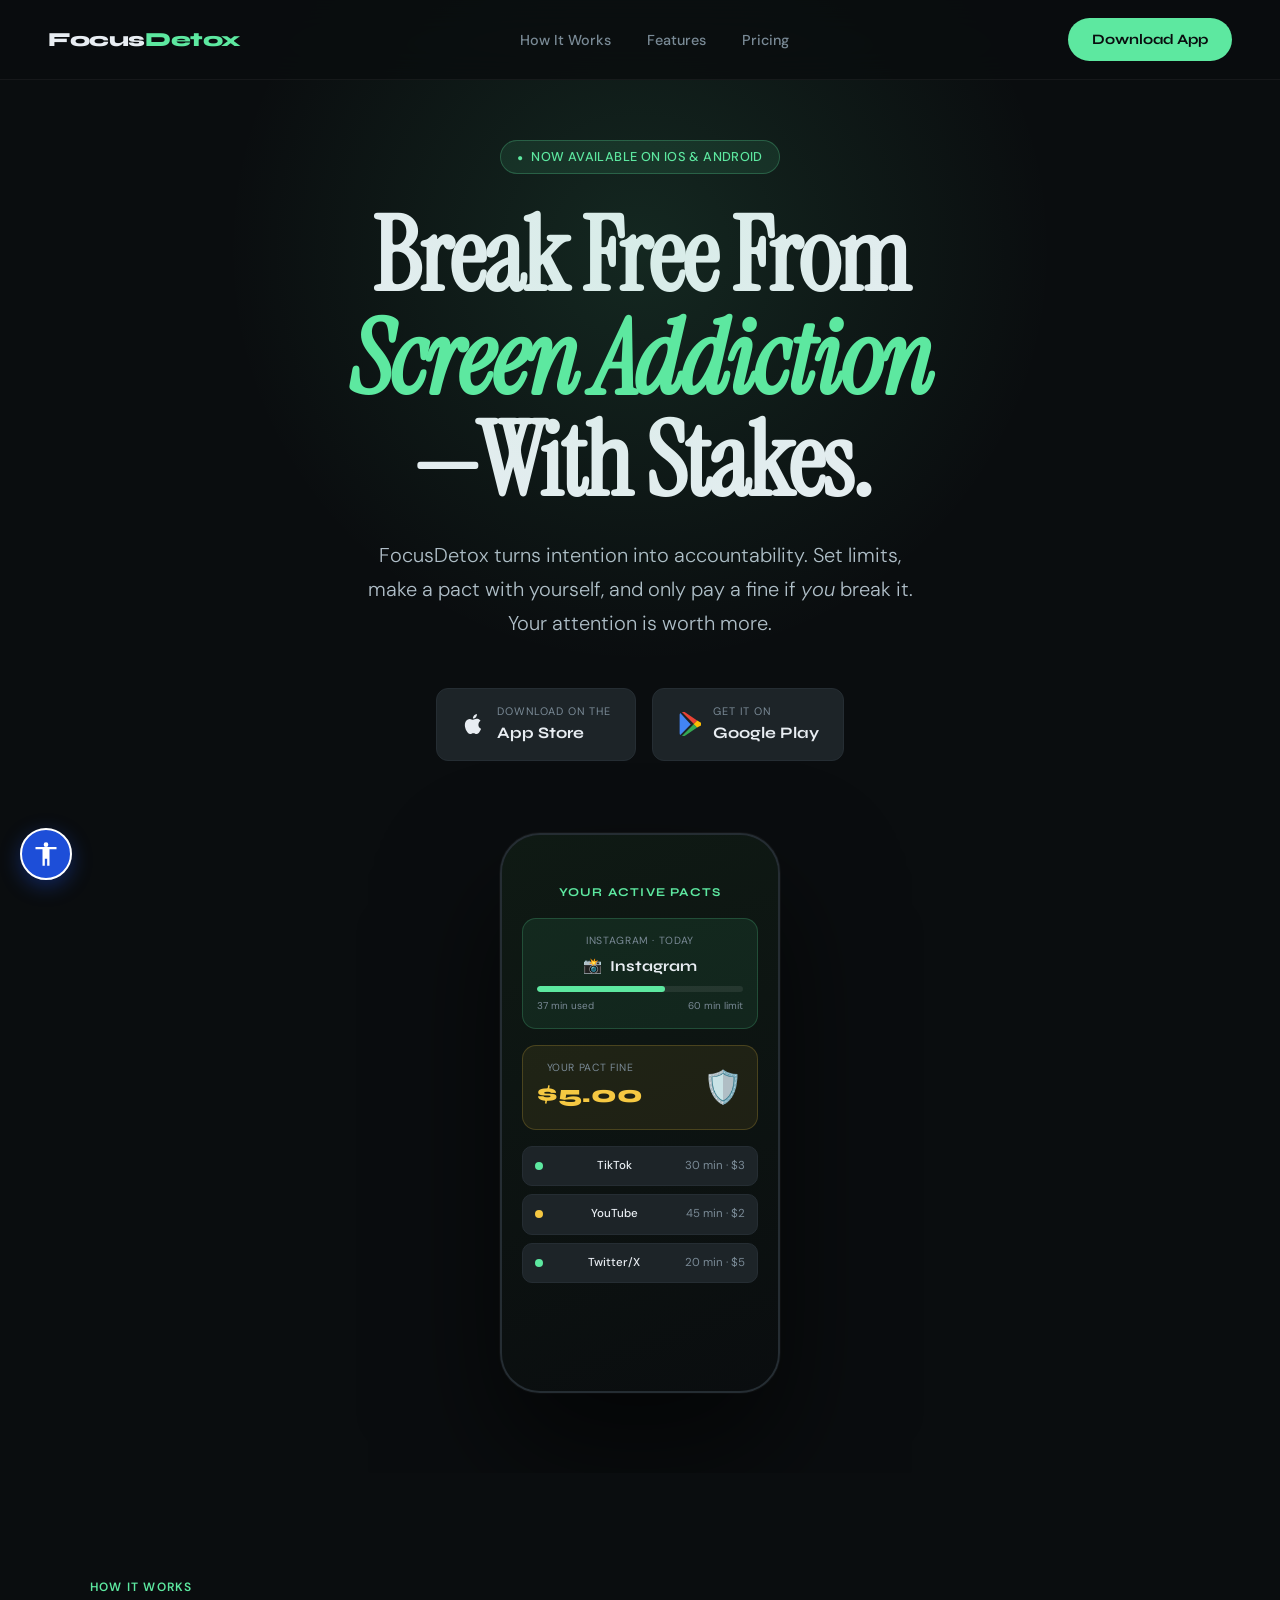
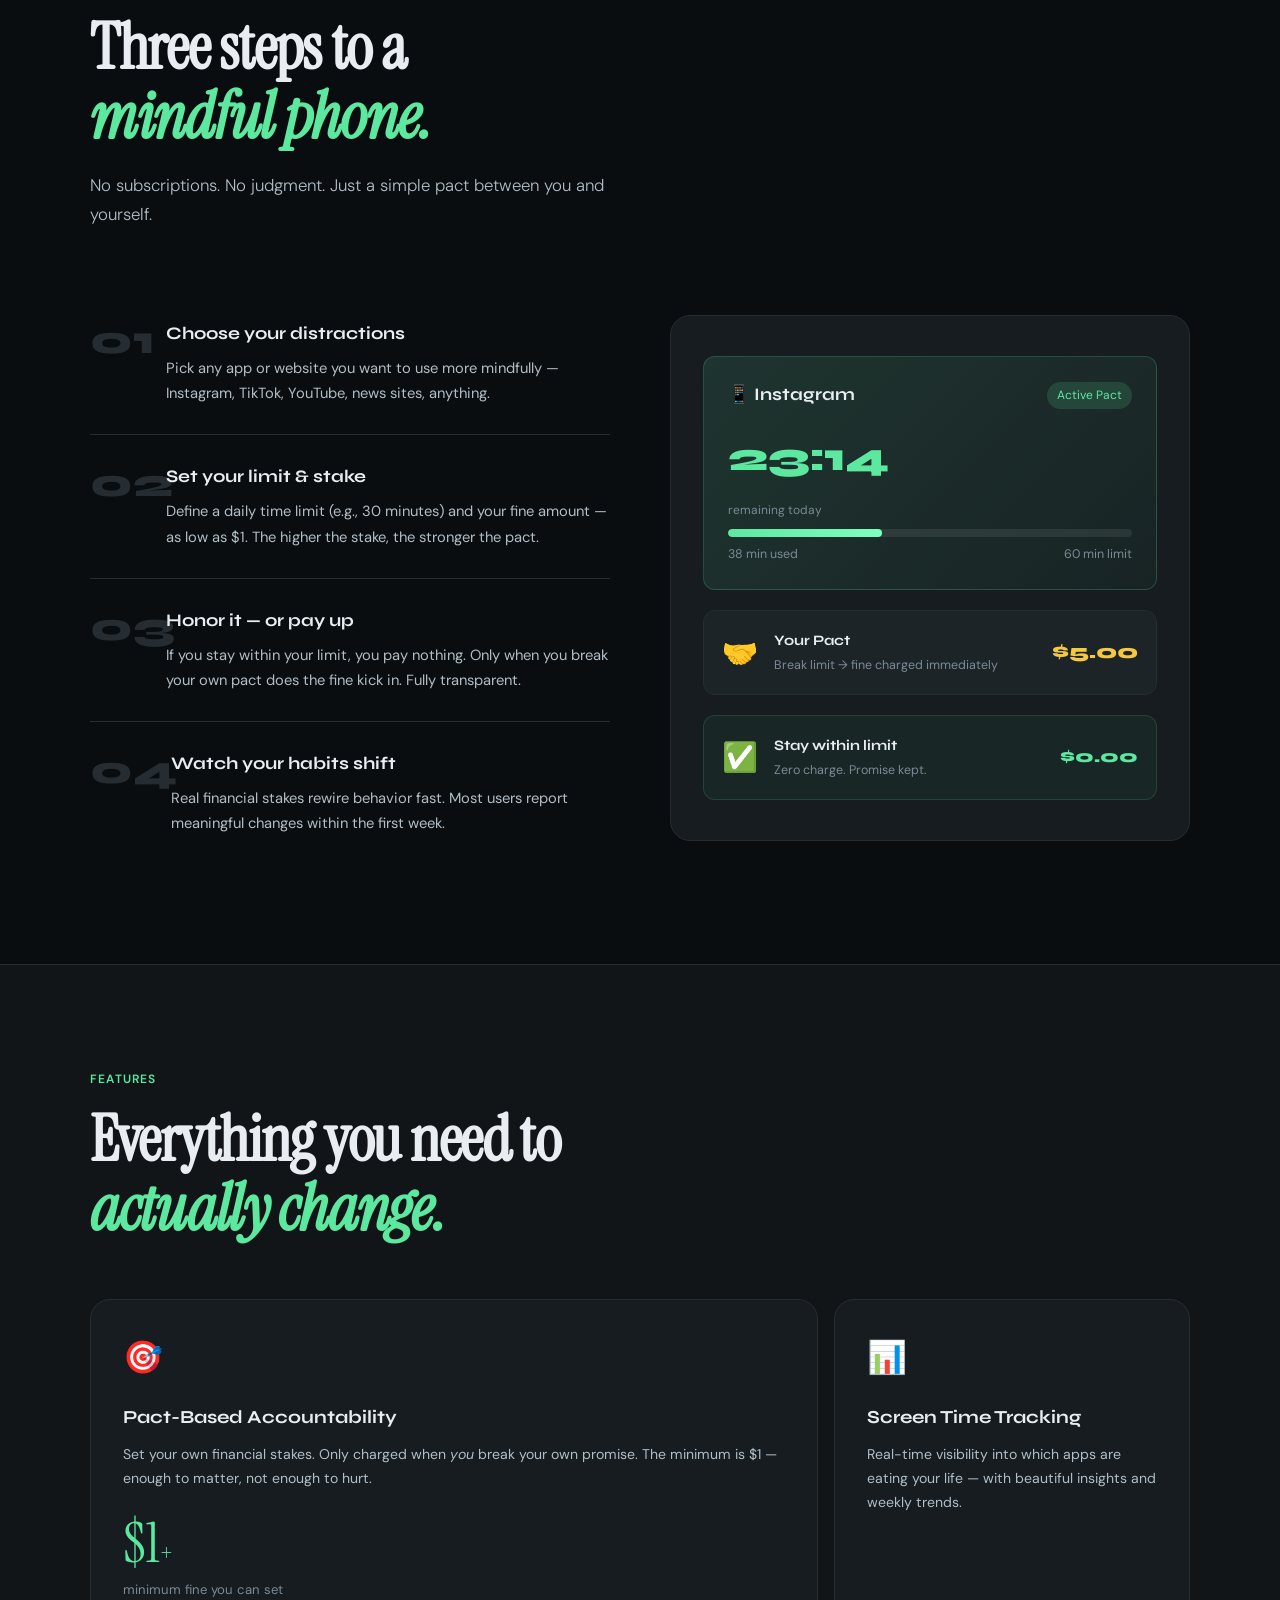
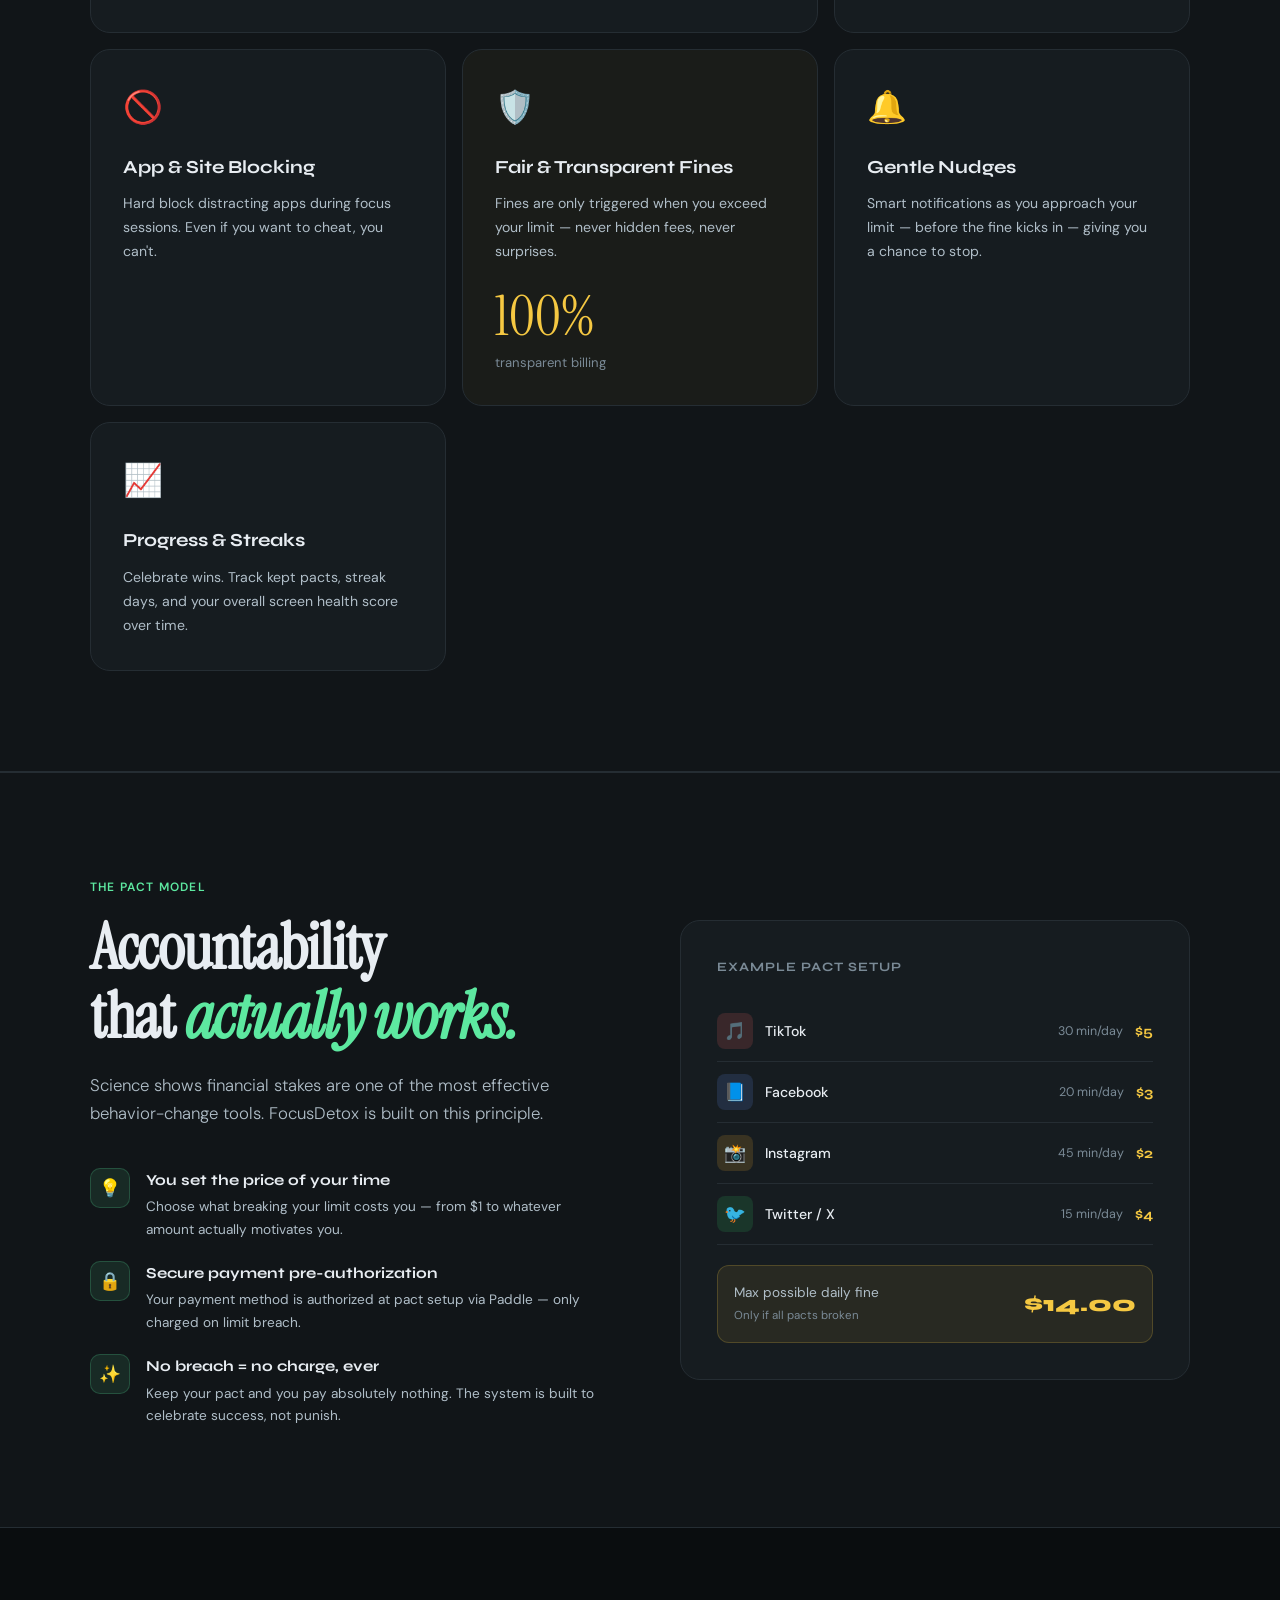
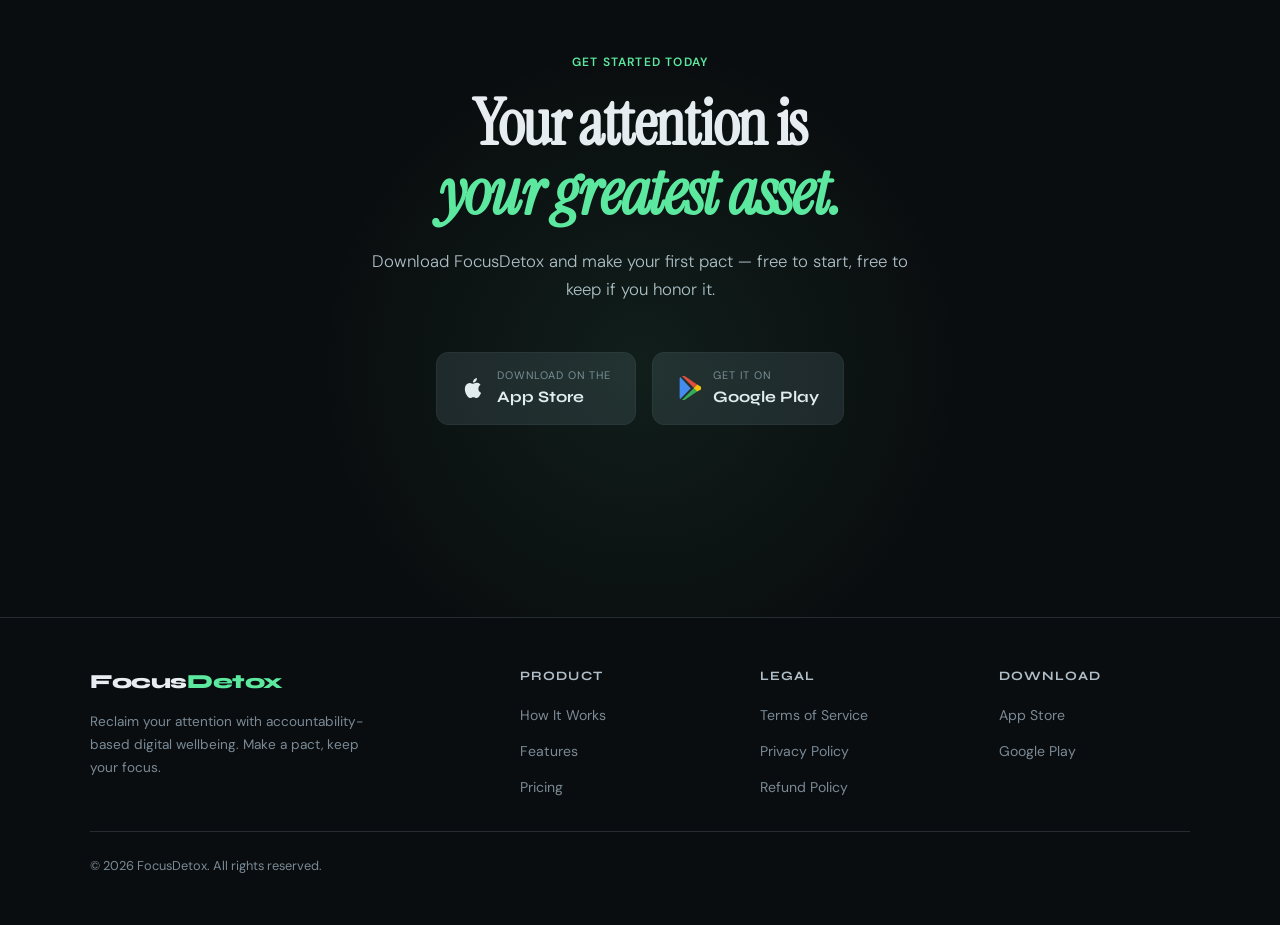
<file: index.html>
<!DOCTYPE html>
<html lang="en">
<head>
  <meta charset="UTF-8" />
  <meta name="viewport" content="width=device-width, initial-scale=1.0" />
  <title>FocusDetox — Reclaim Your Attention</title>
  <meta name="description" content="FocusDetox helps you reduce screen time, block distracting apps, and build mindful phone habits — through accountability pacts you set yourself." />
  <link rel="preconnect" href="https://fonts.googleapis.com" />
  <link rel="preconnect" href="https://fonts.gstatic.com" crossorigin />
  <link href="https://fonts.googleapis.com/css2?family=Instrument+Serif:ital@0;1&family=Syne:wght@400;500;600;700;800&family=DM+Sans:ital,opsz,wght@0,9..40,300;0,9..40,400;0,9..40,500;1,9..40,300&display=swap" rel="stylesheet" />
  <link rel="stylesheet" href="index.css" />
  <link rel="stylesheet" href="accessibility.css" />
</head>
<body>

<nav>
  <a href="/" class="logo">Focus<span>Detox</span></a>
  <ul class="nav-links">
    <li><a href="#how">How It Works</a></li>
    <li><a href="#features">Features</a></li>
    <li><a href="pricing.html">Pricing</a></li>
  </ul>
  <a href="#download" class="nav-cta">Download App</a>
</nav>

<!-- HERO -->
<section class="hero">
  <div class="hero-badge">Now Available on iOS & Android</div>
  <h1>Break Free From<br><em>Screen Addiction</em><br>—With Stakes.</h1>
  <p class="hero-sub">FocusDetox turns intention into accountability. Set limits, make a pact with yourself, and only pay a fine if <em>you</em> break it. Your attention is worth more.</p>

  <div class="hero-actions" id="download">
    <a href="#" class="store-btn">
      <svg width="24" height="24" viewBox="0 0 24 24" fill="currentColor"><path d="M18.71 19.5c-.83 1.24-1.71 2.45-3.05 2.47-1.34.03-1.77-.79-3.29-.79-1.53 0-2 .77-3.27.82-1.31.05-2.3-1.32-3.14-2.53C4.25 17 2.94 12.45 4.7 9.39c.87-1.52 2.43-2.48 4.12-2.51 1.28-.02 2.5.87 3.29.87.78 0 2.26-1.07 3.8-.91.65.03 2.47.26 3.64 1.98-.09.06-2.17 1.28-2.15 3.81.03 3.02 2.65 4.03 2.68 4.04-.03.07-.42 1.44-1.38 2.83M13 3.5c.73-.83 1.94-1.46 2.94-1.5.13 1.17-.34 2.35-1.04 3.19-.69.85-1.83 1.51-2.95 1.42-.15-1.15.41-2.35 1.05-3.11z"/></svg>
      <div class="store-btn-text">
        <span class="store-btn-label">Download on the</span>
        <span class="store-btn-name">App Store</span>
      </div>
    </a>
    <a href="#" class="store-btn">
      <svg width="24" height="24" viewBox="0 0 24 24" fill="none" xmlns="http://www.w3.org/2000/svg"><path d="M3.18 1.15C2.84 1.5 2.63 2.06 2.63 2.79v18.42c0 .73.21 1.29.55 1.64l.09.08 10.32-10.32v-.24L3.27 1.07l-.09.08z" fill="#4285F4"/><path d="M20.07 15.66l-3.44-3.44v-.24l3.44-3.44.08.04 4.08 2.32c1.16.66 1.16 1.74 0 2.4l-4.08 2.32-.08.04z" fill="#FBBC04"/><path d="M20.15 15.62L16.71 12.22 3.18 25.75c.38.41 1.01.46 1.72.05l15.25-10.18" fill="#34A853"/><path d="M20.15 8.38L4.9 -1.8C4.19-2.21 3.56-2.16 3.18-1.75L16.71 11.78l3.44-3.4z" fill="#EA4335"/></svg>
      <div class="store-btn-text">
        <span class="store-btn-label">Get It On</span>
        <span class="store-btn-name">Google Play</span>
      </div>
    </a>
  </div>

  <!-- Phone Mockup -->
  <div class="phone-wrap">
    <div class="phone-frame">
      <div class="phone-screen">
        <div class="phone-header">
          <div class="phone-header-title">Your Active Pacts</div>
        </div>
        <div class="pact-card">
          <div class="pact-card-label">Instagram · Today</div>
          <div class="pact-card-app">📸 &nbsp;Instagram</div>
          <div class="pact-bar-bg"><div class="pact-bar-fill"></div></div>
          <div class="pact-meta"><span>37 min used</span><span>60 min limit</span></div>
        </div>
        <div class="fine-card">
          <div class="fine-left">
            <div class="fine-label">Your Pact Fine</div>
            <div class="fine-amount">$5.00</div>
          </div>
          <div class="fine-shield">🛡️</div>
        </div>
        <div class="pact-list">
          <div class="pact-item">
            <div class="pact-dot green"></div>
            <div class="pact-item-name">TikTok</div>
            <div class="pact-item-time">30 min · $3</div>
          </div>
          <div class="pact-item">
            <div class="pact-dot amber"></div>
            <div class="pact-item-name">YouTube</div>
            <div class="pact-item-time">45 min · $2</div>
          </div>
          <div class="pact-item">
            <div class="pact-dot green"></div>
            <div class="pact-item-name">Twitter/X</div>
            <div class="pact-item-time">20 min · $5</div>
          </div>
        </div>
      </div>
    </div>
  </div>
</section>

<!-- HOW IT WORKS -->
<section id="how">
  <div class="container">
    <span class="section-label reveal">How It Works</span>
    <h2 class="reveal">Three steps to a<br><em>mindful phone.</em></h2>
    <p class="section-sub reveal">No subscriptions. No judgment. Just a simple pact between you and yourself.</p>

    <div class="how-wrap">
      <div class="steps reveal">
        <div class="step">
          <div class="step-num">01</div>
          <div class="step-text">
            <h3>Choose your distractions</h3>
            <p>Pick any app or website you want to use more mindfully — Instagram, TikTok, YouTube, news sites, anything.</p>
          </div>
        </div>
        <div class="step">
          <div class="step-num">02</div>
          <div class="step-text">
            <h3>Set your limit & stake</h3>
            <p>Define a daily time limit (e.g., 30 minutes) and your fine amount — as low as $1. The higher the stake, the stronger the pact.</p>
          </div>
        </div>
        <div class="step">
          <div class="step-num">03</div>
          <div class="step-text">
            <h3>Honor it — or pay up</h3>
            <p>If you stay within your limit, you pay nothing. Only when you break your own pact does the fine kick in. Fully transparent.</p>
          </div>
        </div>
        <div class="step">
          <div class="step-num">04</div>
          <div class="step-text">
            <h3>Watch your habits shift</h3>
            <p>Real financial stakes rewire behavior fast. Most users report meaningful changes within the first week.</p>
          </div>
        </div>
      </div>

      <div class="how-visual reveal">
        <div class="visual-pact-big">
          <div class="vpb-header">
            <div class="vpb-app">📱 Instagram</div>
            <div class="vpb-status">Active Pact</div>
          </div>
          <div class="vpb-timer">23:14</div>
          <div class="vpb-remaining">remaining today</div>
          <div class="vpb-progress"><div class="vpb-progress-fill"></div></div>
          <div class="vpb-footer"><span>38 min used</span><span>60 min limit</span></div>
        </div>
        <div class="pact-pledge">
          <div class="pledge-icon">🤝</div>
          <div class="pledge-text">
            <div class="pledge-title">Your Pact</div>
            <div class="pledge-desc">Break limit → fine charged immediately</div>
          </div>
          <div class="pledge-amount">$5.00</div>
        </div>
        <div class="pact-pledge success">
          <div class="pledge-icon">✅</div>
          <div class="pledge-text">
            <div class="pledge-title">Stay within limit</div>
            <div class="pledge-desc">Zero charge. Promise kept.</div>
          </div>
          <div class="pledge-amount success">$0.00</div>
        </div>
      </div>
    </div>
  </div>
</section>

<!-- FEATURES -->
<section id="features" class="features-section">
  <div class="container">
    <span class="section-label reveal">Features</span>
    <h2 class="reveal">Everything you need to<br><em>actually change.</em></h2>

    <div class="features-grid">
      <div class="feat-card wide reveal">
        <div class="feat-icon">🎯</div>
        <h3>Pact-Based Accountability</h3>
        <p>Set your own financial stakes. Only charged when <em>you</em> break your own promise. The minimum is $1 — enough to matter, not enough to hurt.</p>
        <div class="feat-stat">$1<span class="feat-stat-suffix">+</span></div>
        <div class="feat-stat-caption">minimum fine you can set</div>
      </div>

      <div class="feat-card reveal">
        <div class="feat-icon">📊</div>
        <h3>Screen Time Tracking</h3>
        <p>Real-time visibility into which apps are eating your life — with beautiful insights and weekly trends.</p>
      </div>

      <div class="feat-card reveal">
        <div class="feat-icon">🚫</div>
        <h3>App & Site Blocking</h3>
        <p>Hard block distracting apps during focus sessions. Even if you want to cheat, you can't.</p>
      </div>

      <div class="feat-card amber-tint reveal">
        <div class="feat-icon">🛡️</div>
        <h3>Fair & Transparent Fines</h3>
        <p>Fines are only triggered when you exceed your limit — never hidden fees, never surprises.</p>
        <div class="feat-stat feat-stat-amber">100%</div>
        <div class="feat-stat-caption">transparent billing</div>
      </div>

      <div class="feat-card reveal">
        <div class="feat-icon">🔔</div>
        <h3>Gentle Nudges</h3>
        <p>Smart notifications as you approach your limit — before the fine kicks in — giving you a chance to stop.</p>
      </div>

      <div class="feat-card reveal">
        <div class="feat-icon">📈</div>
        <h3>Progress & Streaks</h3>
        <p>Celebrate wins. Track kept pacts, streak days, and your overall screen health score over time.</p>
      </div>
    </div>
  </div>
</section>

<!-- PACT DETAIL -->
<section class="pact-section" id="pact">
  <div class="container">
    <div class="pact-inner">
      <div>
        <span class="section-label reveal">The Pact Model</span>
        <h2 class="reveal">Accountability<br>that <em>actually works.</em></h2>
        <p class="section-sub reveal">Science shows financial stakes are one of the most effective behavior-change tools. FocusDetox is built on this principle.</p>

        <div class="pact-explainer">
          <div class="pact-step reveal">
            <div class="ps-icon">💡</div>
            <div class="ps-text">
              <h4>You set the price of your time</h4>
              <p>Choose what breaking your limit costs you — from $1 to whatever amount actually motivates you.</p>
            </div>
          </div>
          <div class="pact-step reveal">
            <div class="ps-icon">🔒</div>
            <div class="ps-text">
              <h4>Secure payment pre-authorization</h4>
              <p>Your payment method is authorized at pact setup via Paddle — only charged on limit breach.</p>
            </div>
          </div>
          <div class="pact-step reveal">
            <div class="ps-icon">✨</div>
            <div class="ps-text">
              <h4>No breach = no charge, ever</h4>
              <p>Keep your pact and you pay absolutely nothing. The system is built to celebrate success, not punish.</p>
            </div>
          </div>
        </div>
      </div>

      <div class="pact-demo reveal">
        <div class="pd-title">Example Pact Setup</div>
        <div class="pd-app-row">
          <div class="pd-app-icon tt">🎵</div>
          <div class="pd-app-name">TikTok</div>
          <div class="pd-app-limit">30 min/day</div>
          <div class="pd-app-fine">$5</div>
        </div>
        <div class="pd-app-row">
          <div class="pd-app-icon fb">📘</div>
          <div class="pd-app-name">Facebook</div>
          <div class="pd-app-limit">20 min/day</div>
          <div class="pd-app-fine">$3</div>
        </div>
        <div class="pd-app-row">
          <div class="pd-app-icon ig">📸</div>
          <div class="pd-app-name">Instagram</div>
          <div class="pd-app-limit">45 min/day</div>
          <div class="pd-app-fine">$2</div>
        </div>
        <div class="pd-app-row">
          <div class="pd-app-icon tw">🐦</div>
          <div class="pd-app-name">Twitter / X</div>
          <div class="pd-app-limit">15 min/day</div>
          <div class="pd-app-fine">$4</div>
        </div>
        <div class="pd-total">
          <div class="pd-total-label">Max possible daily fine<br><small>Only if all pacts broken</small></div>
          <div class="pd-total-amount">$14.00</div>
        </div>
      </div>
    </div>
  </div>
</section>

<!-- CTA -->
<section class="cta-section">
  <div class="container">
    <span class="section-label reveal">Get Started Today</span>
    <h2 class="reveal">Your attention is<br><em>your greatest asset.</em></h2>
    <p class="section-sub reveal">Download FocusDetox and make your first pact — free to start, free to keep if you honor it.</p>
    <div class="hero-actions reveal">
      <a href="#" class="store-btn">
        <svg width="24" height="24" viewBox="0 0 24 24" fill="currentColor"><path d="M18.71 19.5c-.83 1.24-1.71 2.45-3.05 2.47-1.34.03-1.77-.79-3.29-.79-1.53 0-2 .77-3.27.82-1.31.05-2.3-1.32-3.14-2.53C4.25 17 2.94 12.45 4.7 9.39c.87-1.52 2.43-2.48 4.12-2.51 1.28-.02 2.5.87 3.29.87.78 0 2.26-1.07 3.8-.91.65.03 2.47.26 3.64 1.98-.09.06-2.17 1.28-2.15 3.81.03 3.02 2.65 4.03 2.68 4.04-.03.07-.42 1.44-1.38 2.83M13 3.5c.73-.83 1.94-1.46 2.94-1.5.13 1.17-.34 2.35-1.04 3.19-.69.85-1.83 1.51-2.95 1.42-.15-1.15.41-2.35 1.05-3.11z"/></svg>
        <div class="store-btn-text">
          <span class="store-btn-label">Download on the</span>
          <span class="store-btn-name">App Store</span>
        </div>
      </a>
      <a href="#" class="store-btn">
        <svg width="24" height="24" viewBox="0 0 24 24" fill="none"><path d="M3.18 1.15C2.84 1.5 2.63 2.06 2.63 2.79v18.42c0 .73.21 1.29.55 1.64l.09.08 10.32-10.32v-.24L3.27 1.07l-.09.08z" fill="#4285F4"/><path d="M20.07 15.66l-3.44-3.44v-.24l3.44-3.44.08.04 4.08 2.32c1.16.66 1.16 1.74 0 2.4l-4.08 2.32-.08.04z" fill="#FBBC04"/><path d="M20.15 15.62L16.71 12.22 3.18 25.75c.38.41 1.01.46 1.72.05l15.25-10.18" fill="#34A853"/><path d="M20.15 8.38L4.9-1.8C4.19-2.21 3.56-2.16 3.18-1.75L16.71 11.78l3.44-3.4z" fill="#EA4335"/></svg>
        <div class="store-btn-text">
          <span class="store-btn-label">Get It On</span>
          <span class="store-btn-name">Google Play</span>
        </div>
      </a>
    </div>
  </div>
</section>

<!-- FOOTER -->
<footer>
  <div class="footer-inner">
    <div class="footer-brand">
      <a href="/" class="logo">Focus<span>Detox</span></a>
      <p>Reclaim your attention with accountability-based digital wellbeing. Make a pact, keep your focus.</p>
    </div>
    <div class="footer-col">
      <h4>Product</h4>
      <ul>
        <li><a href="#how">How It Works</a></li>
        <li><a href="#features">Features</a></li>
        <li><a href="pricing.html">Pricing</a></li>
      </ul>
    </div>
    <div class="footer-col">
      <h4>Legal</h4>
      <ul>
        <li><a href="terms.html">Terms of Service</a></li>
        <li><a href="privacy.html">Privacy Policy</a></li>
        <li><a href="refund.html">Refund Policy</a></li>
      </ul>
    </div>
    <div class="footer-col">
      <h4>Download</h4>
      <ul>
        <li><a href="#">App Store</a></li>
        <li><a href="#">Google Play</a></li>
      </ul>
    </div>
  </div>
  <div class="footer-bottom">
    <span>© 2026 FocusDetox. All rights reserved.</span>
  </div>
</footer>

<script src="index.js"></script>
<script src="accessibility.js"></script>
</body>
</html>
</file>
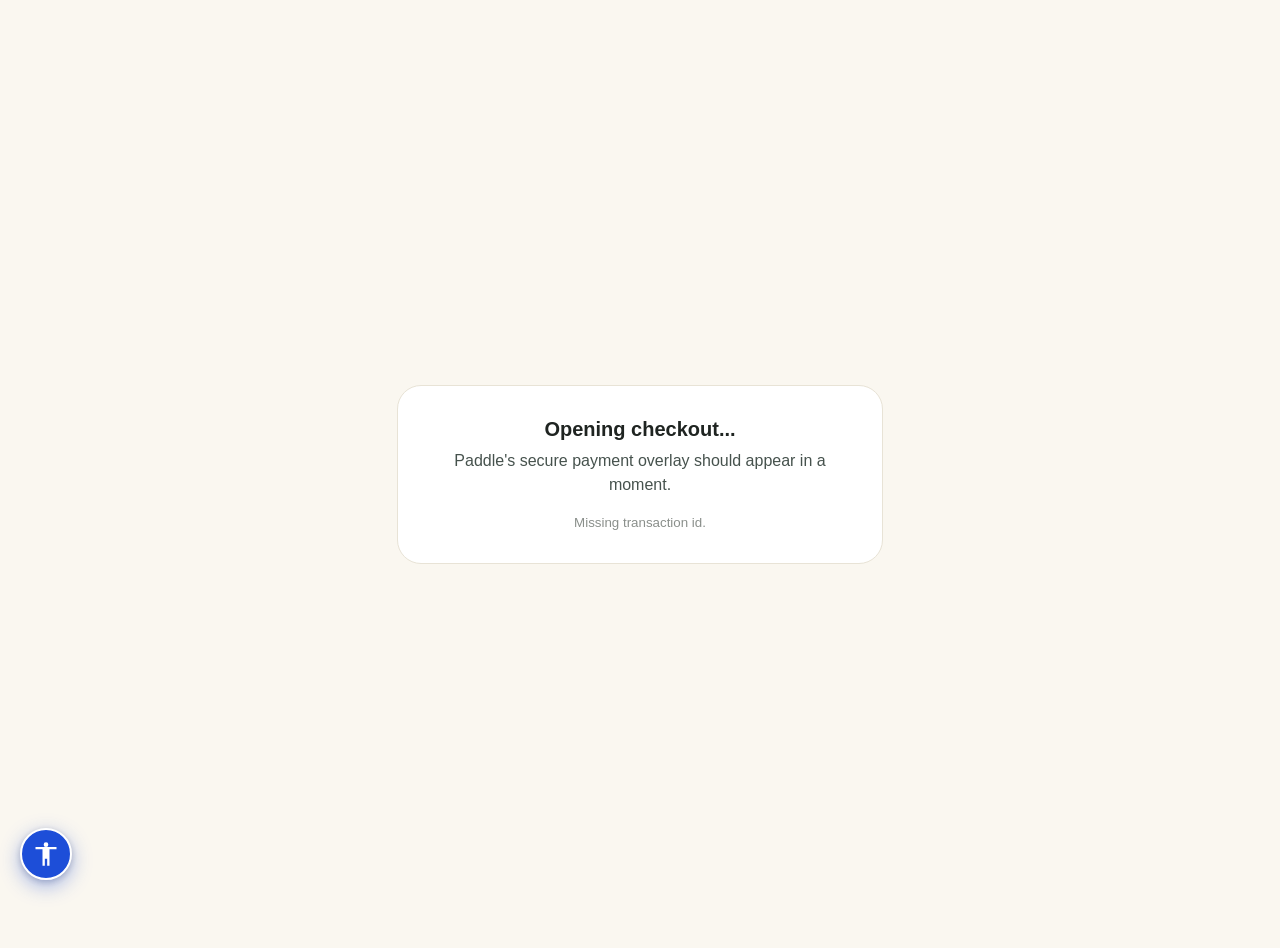
<file: checkout/index.html>
<!doctype html>
<html lang="en">
<head>
  <meta charset="utf-8" />
  <meta name="viewport" content="width=device-width, initial-scale=1" />
  <title>FocusDetox · Pay accountability fee</title>
  <link rel="stylesheet" href="checkout.css" />
  <link rel="stylesheet" href="../accessibility.css" />
  <script src="https://cdn.paddle.com/paddle/v2/paddle.js"></script>
</head>
<body>
  <div class="wrap">
    <div class="card">
      <h1>Opening checkout...</h1>
      <p>Paddle's secure payment overlay should appear in a moment.</p>
      <small id="status">Loading</small>
    </div>
  </div>
  <script src="checkout.js"></script>
  <script src="../accessibility.js"></script>
</body>
</html>
</file>
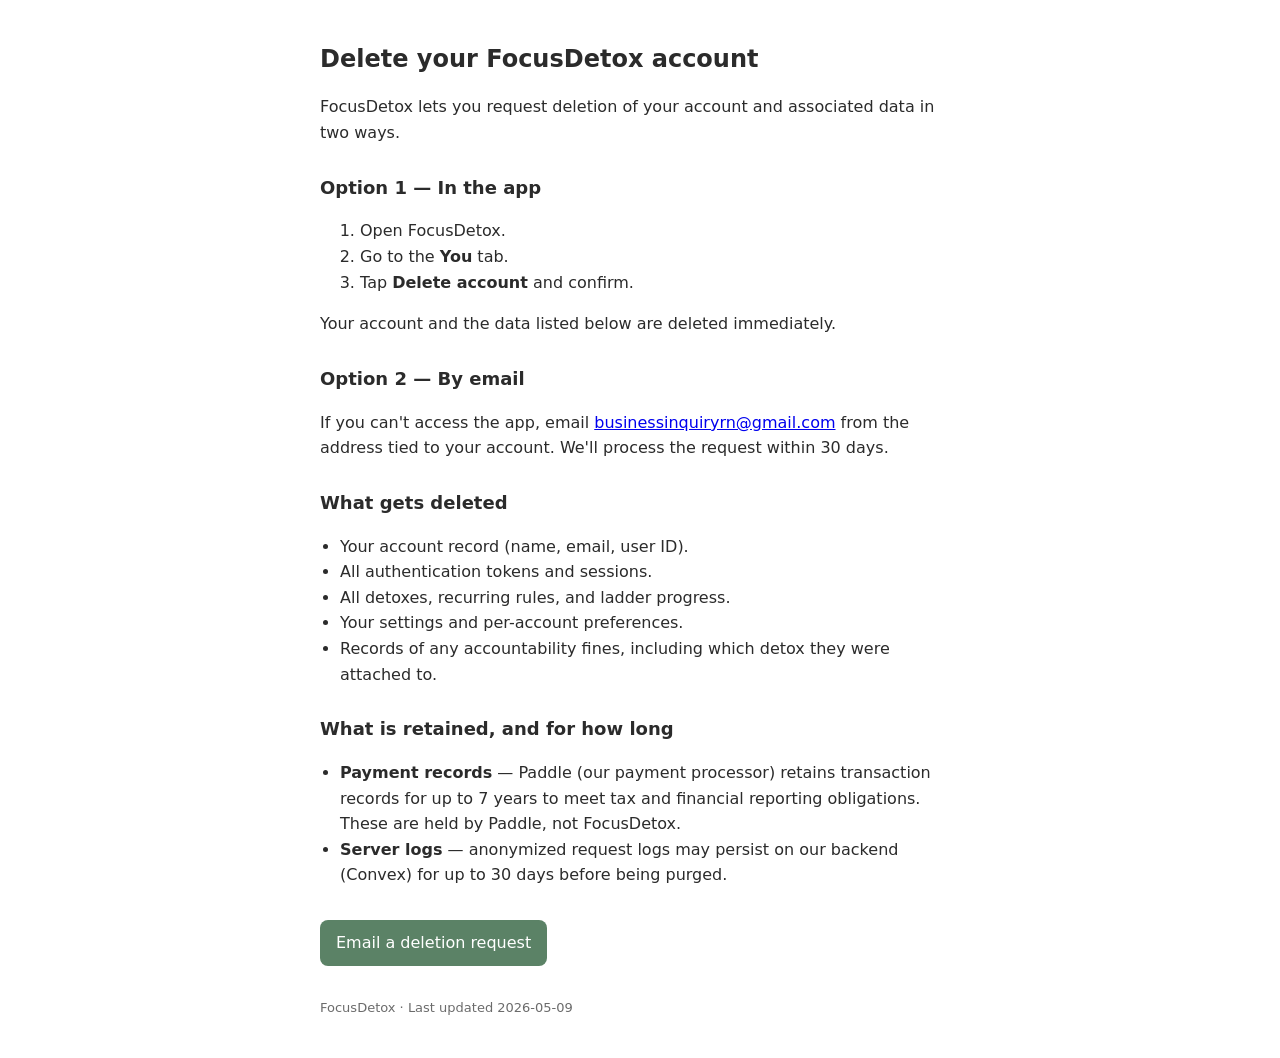
<file: delete-account/index.html>
<!DOCTYPE html>
  <html lang="en">
  <head>
  <meta charset="utf-8">
  <meta name="viewport" content="width=device-width,initial-scale=1">
  <title>Delete your FocusDetox account</title>
  <style>
    body { font-family: -apple-system, system-ui, sans-serif; max-width: 640px;
           margin: 40px auto; padding: 0 20px; color: #2b2b2b; line-height: 1.6; }
    h1 { font-size: 24px; }
    h2 { font-size: 18px; margin-top: 28px; }
    code { background: #f3f1ec; padding: 2px 6px; border-radius: 4px; }
    ul { padding-left: 20px; }
    .pill { background: #5b8266; color: white; padding: 10px 16px;
            border-radius: 8px; display: inline-block; text-decoration: none; }
  </style>
  </head>
  <body>
    <h1>Delete your FocusDetox account</h1>
    <p>FocusDetox lets you request deletion of your account and associated data
    in two ways.</p>

    <h2>Option 1 — In the app</h2>
    <ol>
      <li>Open FocusDetox.</li>
      <li>Go to the <strong>You</strong> tab.</li>
      <li>Tap <strong>Delete account</strong> and confirm.</li>
    </ol>
    <p>Your account and the data listed below are deleted immediately.</p>

    <h2>Option 2 — By email</h2>
    <p>If you can't access the app, email
    <a href="mailto:businessinquiryrn@gmail.com">businessinquiryrn@gmail.com</a>
    from the address tied to your account. We'll process the request within
    30 days.</p>

    <h2>What gets deleted</h2>
    <ul>
      <li>Your account record (name, email, user ID).</li>
      <li>All authentication tokens and sessions.</li>
      <li>All detoxes, recurring rules, and ladder progress.</li>
      <li>Your settings and per-account preferences.</li>
      <li>Records of any accountability fines, including which detox they were
          attached to.</li>
    </ul>

    <h2>What is retained, and for how long</h2>
    <ul>
      <li><strong>Payment records</strong> — Paddle (our payment processor) retains
          transaction records for up to 7 years to meet tax and financial
          reporting obligations. These are held by Paddle, not FocusDetox.</li>
      <li><strong>Server logs</strong> — anonymized request logs may persist on
          our backend (Convex) for up to 30 days before being purged.</li>
    </ul>

    <p style="margin-top: 32px;">
      <a class="pill" href="mailto:focusdetox.support@gmail.com?subject=Delete%20my%20FocusDetox%20account">
        Email a deletion request
      </a>
    </p>

    <p style="margin-top: 32px; font-size: 13px; color: #6b6b6b;">
      FocusDetox · Last updated 2026-05-09
    </p>
  </body>
  </html>
</file>
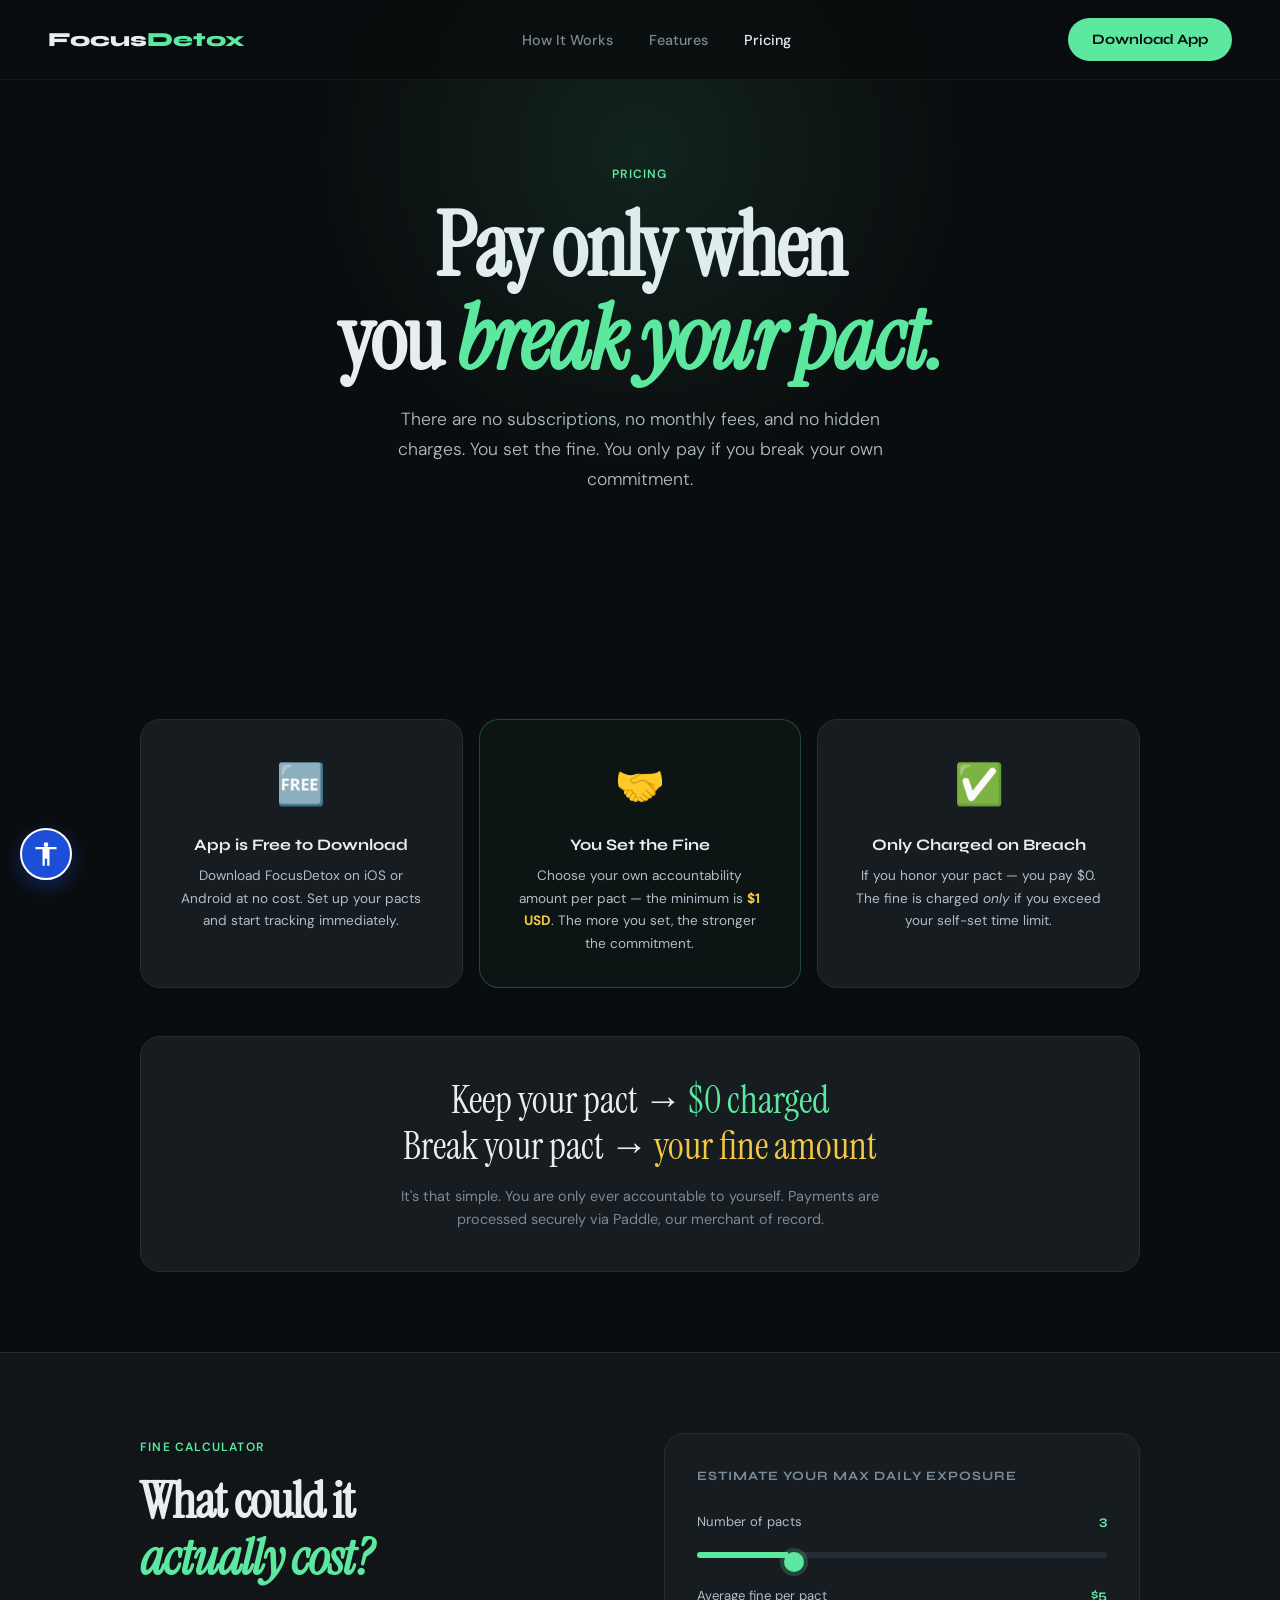
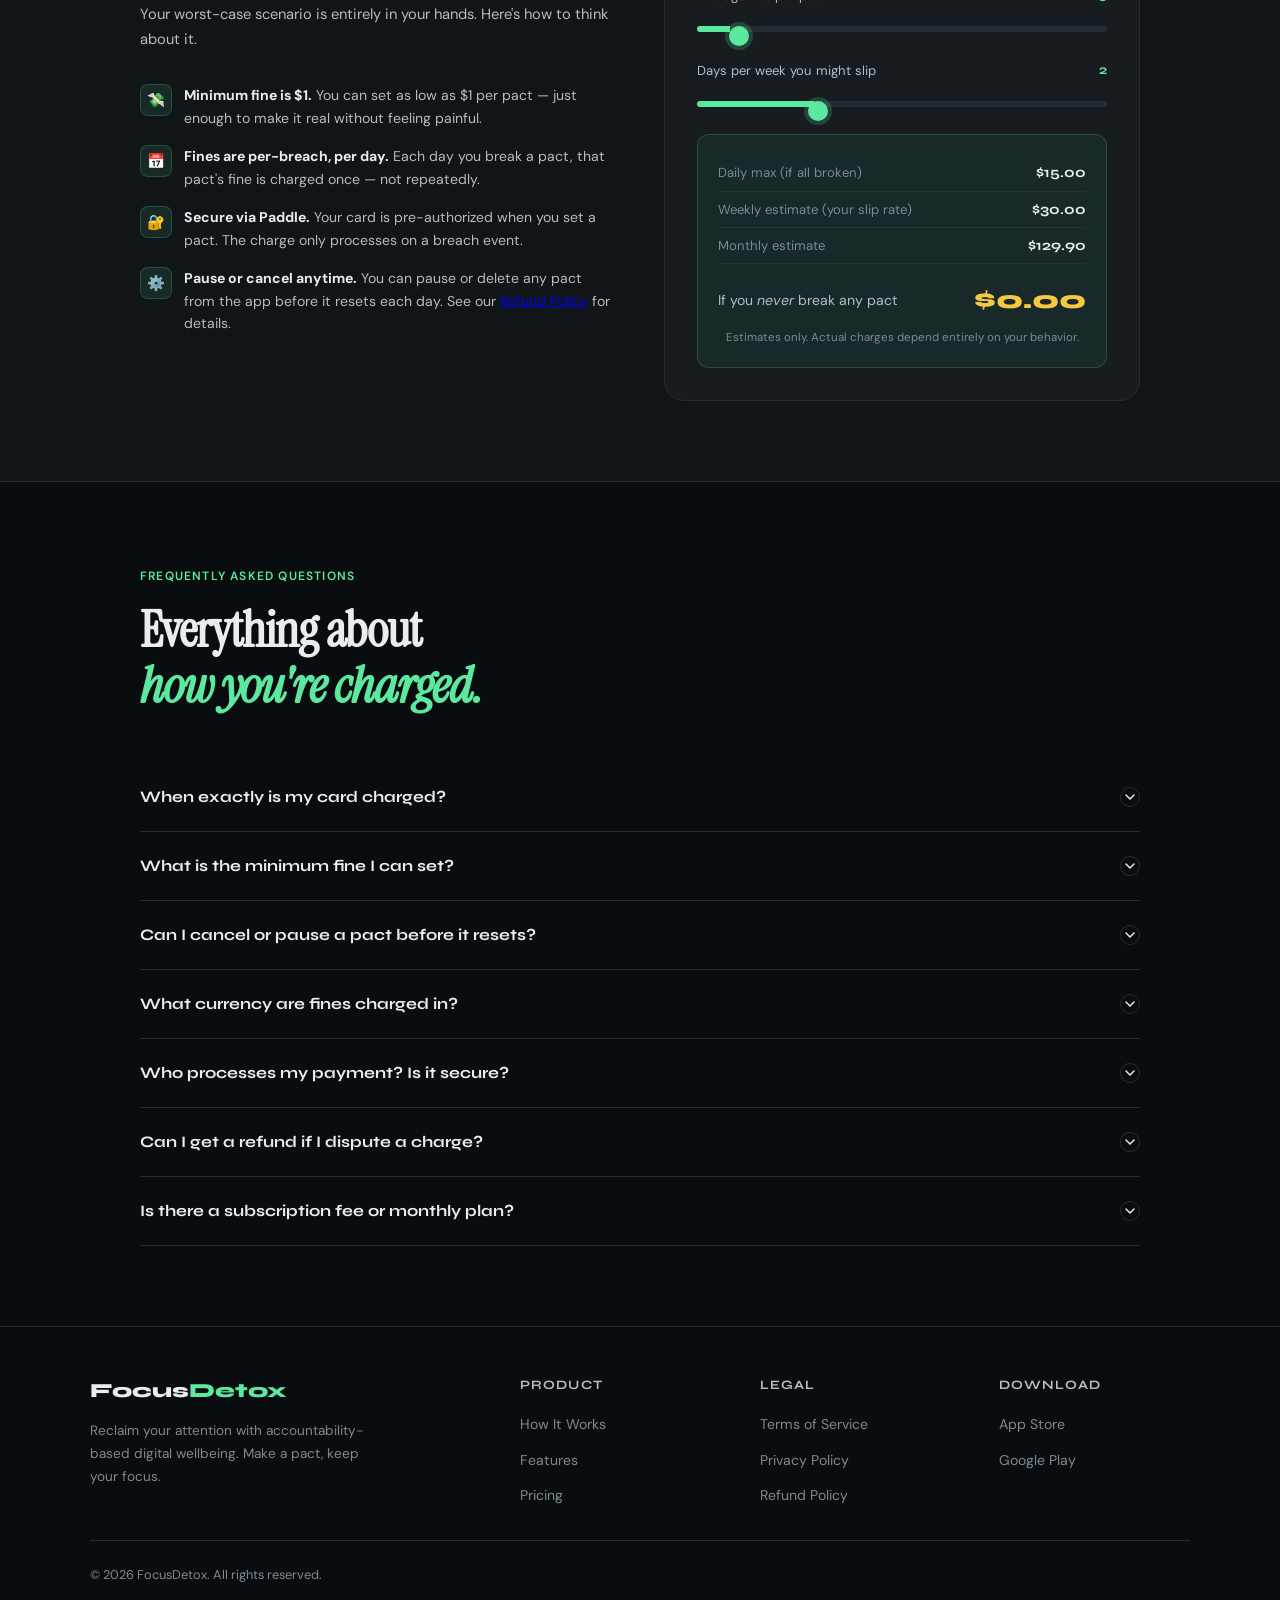
<file: pricing.html>
<!DOCTYPE html>
<html lang="en">
<head>
  <meta charset="UTF-8" />
  <meta name="viewport" content="width=device-width, initial-scale=1.0" />
  <title>Pricing — FocusDetox</title>
  <meta name="description" content="FocusDetox pricing — only pay when you break a pact you set yourself. Minimum fine of $1. No subscriptions, no hidden fees." />
  <link rel="preconnect" href="https://fonts.googleapis.com" />
  <link rel="preconnect" href="https://fonts.gstatic.com" crossorigin />
  <link href="https://fonts.googleapis.com/css2?family=Instrument+Serif:ital@0;1&family=Syne:wght@400;500;600;700;800&family=DM+Sans:ital,opsz,wght@0,9..40,300;0,9..40,400;0,9..40,500;1,9..40,300&display=swap" rel="stylesheet" />
  <link rel="stylesheet" href="pricing.css" />
  <link rel="stylesheet" href="accessibility.css" />
</head>
<body>

<nav>
  <a href="index.html" class="logo">Focus<span>Detox</span></a>
  <ul class="nav-links">
    <li><a href="index.html#how">How It Works</a></li>
    <li><a href="index.html#features">Features</a></li>
    <li><a href="pricing.html" class="active">Pricing</a></li>
  </ul>
  <a href="index.html#download" class="nav-cta">Download App</a>
</nav>

<div class="page-hero">
  <div class="container">
    <div class="section-label reveal">Pricing</div>
    <h1 class="reveal">Pay only when<br>you <em>break your pact.</em></h1>
    <p class="hero-sub reveal">There are no subscriptions, no monthly fees, and no hidden charges. You set the fine. You only pay if you break your own commitment.</p>
  </div>
</div>

<!-- MODEL OVERVIEW -->
<section>
  <div class="container">
    <div class="model-grid">
      <div class="model-card reveal">
        <div class="model-icon">🆓</div>
        <h3>App is Free to Download</h3>
        <p>Download FocusDetox on iOS or Android at no cost. Set up your pacts and start tracking immediately.</p>
      </div>
      <div class="model-card model-highlight reveal">
        <div class="model-icon">🤝</div>
        <h3>You Set the Fine</h3>
        <p>Choose your own accountability amount per pact — the minimum is <strong class="amber">$1 USD</strong>. The more you set, the stronger the commitment.</p>
      </div>
      <div class="model-card reveal">
        <div class="model-icon">✅</div>
        <h3>Only Charged on Breach</h3>
        <p>If you honor your pact — you pay $0. The fine is charged <em>only</em> if you exceed your self-set time limit.</p>
      </div>
    </div>

    <div class="summary-box reveal">
      <div class="summary-headline">
        Keep your pact → <span class="ok">$0 charged</span><br>
        Break your pact → <span class="warn">your fine amount</span>
      </div>
      <p class="summary-sub">It's that simple. You are only ever accountable to yourself. Payments are processed securely via Paddle, our merchant of record.</p>
    </div>
  </div>
</section>

<!-- FINE CALCULATOR -->
<section class="calc-section">
  <div class="container">
    <div class="calc-wrap">
      <div>
        <span class="section-label reveal">Fine Calculator</span>
        <h2 class="reveal">What could it<br><em>actually cost?</em></h2>
        <p class="calc-desc reveal">Your worst-case scenario is entirely in your hands. Here's how to think about it.</p>

        <div class="calc-points">
          <div class="calc-point reveal">
            <div class="cp-icon">💸</div>
            <div class="cp-text"><strong>Minimum fine is $1.</strong> You can set as low as $1 per pact — just enough to make it real without feeling painful.</div>
          </div>
          <div class="calc-point reveal">
            <div class="cp-icon">📅</div>
            <div class="cp-text"><strong>Fines are per-breach, per day.</strong> Each day you break a pact, that pact's fine is charged once — not repeatedly.</div>
          </div>
          <div class="calc-point reveal">
            <div class="cp-icon">🔐</div>
            <div class="cp-text"><strong>Secure via Paddle.</strong> Your card is pre-authorized when you set a pact. The charge only processes on a breach event.</div>
          </div>
          <div class="calc-point reveal">
            <div class="cp-icon">⚙️</div>
            <div class="cp-text"><strong>Pause or cancel anytime.</strong> You can pause or delete any pact from the app before it resets each day. See our <a href="refund.html">Refund Policy</a> for details.</div>
          </div>
        </div>
      </div>

      <div class="calc-widget reveal">
        <div class="cw-title">Estimate Your Max Daily Exposure</div>

        <div class="cw-row">
          <div class="cw-label">Number of pacts <span id="pact-count-val">3</span></div>
          <input type="range" id="pact-count" min="1" max="10" value="3" />
        </div>

        <div class="cw-row">
          <div class="cw-label">Average fine per pact <span id="fine-amt-val">$5</span></div>
          <input type="range" id="fine-amt" min="1" max="50" value="5" />
        </div>

        <div class="cw-row">
          <div class="cw-label">Days per week you might slip <span id="slip-days-val">2</span></div>
          <input type="range" id="slip-days" min="0" max="7" value="2" />
        </div>

        <div class="cw-result" id="calc-result">
          <div class="cwr-row"><div class="cwr-label">Daily max (if all broken)</div><div class="cwr-val" id="daily-max">$15.00</div></div>
          <div class="cwr-row"><div class="cwr-label">Weekly estimate (your slip rate)</div><div class="cwr-val" id="weekly-est">$30.00</div></div>
          <div class="cwr-row"><div class="cwr-label">Monthly estimate</div><div class="cwr-val" id="monthly-est">$120.00</div></div>
          <div class="cwr-total-row">
            <div class="cwr-total-label">If you <em>never</em> break any pact</div>
            <div class="cwr-total-val">$0.00</div>
          </div>
          <div class="cwr-note">Estimates only. Actual charges depend entirely on your behavior.</div>
        </div>
      </div>
    </div>
  </div>
</section>

<!-- FAQ -->
<section>
  <div class="container">
    <span class="section-label">Frequently Asked Questions</span>
    <h2>Everything about<br><em>how you're charged.</em></h2>

    <div class="faq-list">
      <div class="faq-item">
        <button class="faq-q">
          When exactly is my card charged?
          <div class="faq-chevron"><svg width="10" height="6" viewBox="0 0 10 6" fill="none"><path d="M1 1L5 5L9 1" stroke="currentColor" stroke-width="1.5" stroke-linecap="round" stroke-linejoin="round"/></svg></div>
        </button>
        <div class="faq-a">Your card is only charged when you exceed the time limit on an active pact. We use Paddle to securely pre-authorize your payment method when a pact is created, but no funds are moved unless you breach your limit. You receive a notification when a breach is detected and before any charge is processed.</div>
      </div>
      <div class="faq-item">
        <button class="faq-q">
          What is the minimum fine I can set?
          <div class="faq-chevron"><svg width="10" height="6" viewBox="0 0 10 6" fill="none"><path d="M1 1L5 5L9 1" stroke="currentColor" stroke-width="1.5" stroke-linecap="round" stroke-linejoin="round"/></svg></div>
        </button>
        <div class="faq-a">The minimum fine amount for any pact is $1.00 USD. There is no maximum — you can set fines as high as you believe necessary to motivate yourself. Keep in mind that high fines create strong incentives, and you are fully responsible for the amounts you choose to commit to.</div>
      </div>
      <div class="faq-item">
        <button class="faq-q">
          Can I cancel or pause a pact before it resets?
          <div class="faq-chevron"><svg width="10" height="6" viewBox="0 0 10 6" fill="none"><path d="M1 1L5 5L9 1" stroke="currentColor" stroke-width="1.5" stroke-linecap="round" stroke-linejoin="round"/></svg></div>
        </button>
        <div class="faq-a">Yes. You can pause or delete any pact from within the app at any time. However, if you have already breached a pact for that day (exceeded the limit), the fine for that breach is final and will be processed. Pausing or deleting a pact after a breach does not cancel the pending charge for that breach.</div>
      </div>
      <div class="faq-item">
        <button class="faq-q">
          What currency are fines charged in?
          <div class="faq-chevron"><svg width="10" height="6" viewBox="0 0 10 6" fill="none"><path d="M1 1L5 5L9 1" stroke="currentColor" stroke-width="1.5" stroke-linecap="round" stroke-linejoin="round"/></svg></div>
        </button>
        <div class="faq-a">All fines are set and charged in USD (United States Dollars). Your bank or card provider may apply currency conversion fees if your account is in a different currency — this is controlled by your financial institution, not by FocusDetox.</div>
      </div>
      <div class="faq-item">
        <button class="faq-q">
          Who processes my payment? Is it secure?
          <div class="faq-chevron"><svg width="10" height="6" viewBox="0 0 10 6" fill="none"><path d="M1 1L5 5L9 1" stroke="currentColor" stroke-width="1.5" stroke-linecap="round" stroke-linejoin="round"/></svg></div>
        </button>
        <div class="faq-a">All payments are processed by Paddle.com Market Limited, our Merchant of Record. Paddle is PCI DSS compliant and handles all billing, invoicing, and receipts on our behalf. FocusDetox never stores your full card details. Paddle is a globally trusted payment infrastructure provider.</div>
      </div>
      <div class="faq-item">
        <button class="faq-q">
          Can I get a refund if I dispute a charge?
          <div class="faq-chevron"><svg width="10" height="6" viewBox="0 0 10 6" fill="none"><path d="M1 1L5 5L9 1" stroke="currentColor" stroke-width="1.5" stroke-linecap="round" stroke-linejoin="round"/></svg></div>
        </button>
        <div class="faq-a">Because you set your own fine and agreed to the pact terms, fines charged for genuine limit breaches are non-refundable. However, if you believe a charge occurred in error (e.g., technical malfunction), please contact us at businessinquiryrn@gmail.com within 7 days and we'll investigate. See our full Refund Policy for details.</div>
      </div>
      <div class="faq-item">
        <button class="faq-q">
          Is there a subscription fee or monthly plan?
          <div class="faq-chevron"><svg width="10" height="6" viewBox="0 0 10 6" fill="none"><path d="M1 1L5 5L9 1" stroke="currentColor" stroke-width="1.5" stroke-linecap="round" stroke-linejoin="round"/></svg></div>
        </button>
        <div class="faq-a">No. FocusDetox has no subscription fees. The app is free to download and use. You only pay fines when you breach a pact you set yourself. We may introduce optional premium features in the future, which will always be clearly disclosed.</div>
      </div>
    </div>
  </div>
</section>

<footer>
  <div class="footer-inner">
    <div class="footer-brand">
      <a href="index.html" class="logo">Focus<span>Detox</span></a>
      <p>Reclaim your attention with accountability-based digital wellbeing. Make a pact, keep your focus.</p>
    </div>
    <div class="footer-col">
      <h4>Product</h4>
      <ul>
        <li><a href="index.html#how">How It Works</a></li>
        <li><a href="index.html#features">Features</a></li>
        <li><a href="pricing.html">Pricing</a></li>
      </ul>
    </div>
    <div class="footer-col">
      <h4>Legal</h4>
      <ul>
        <li><a href="terms.html">Terms of Service</a></li>
        <li><a href="privacy.html">Privacy Policy</a></li>
        <li><a href="refund.html">Refund Policy</a></li>
      </ul>
    </div>
    <div class="footer-col">
      <h4>Download</h4>
      <ul>
        <li><a href="#">App Store</a></li>
        <li><a href="#">Google Play</a></li>
      </ul>
    </div>
  </div>
  <div class="footer-bottom">
    <span>© 2026 FocusDetox. All rights reserved.</span>
  </div>
</footer>

<script src="pricing.js"></script>
<script src="accessibility.js"></script>
</body>
</html>
</file>
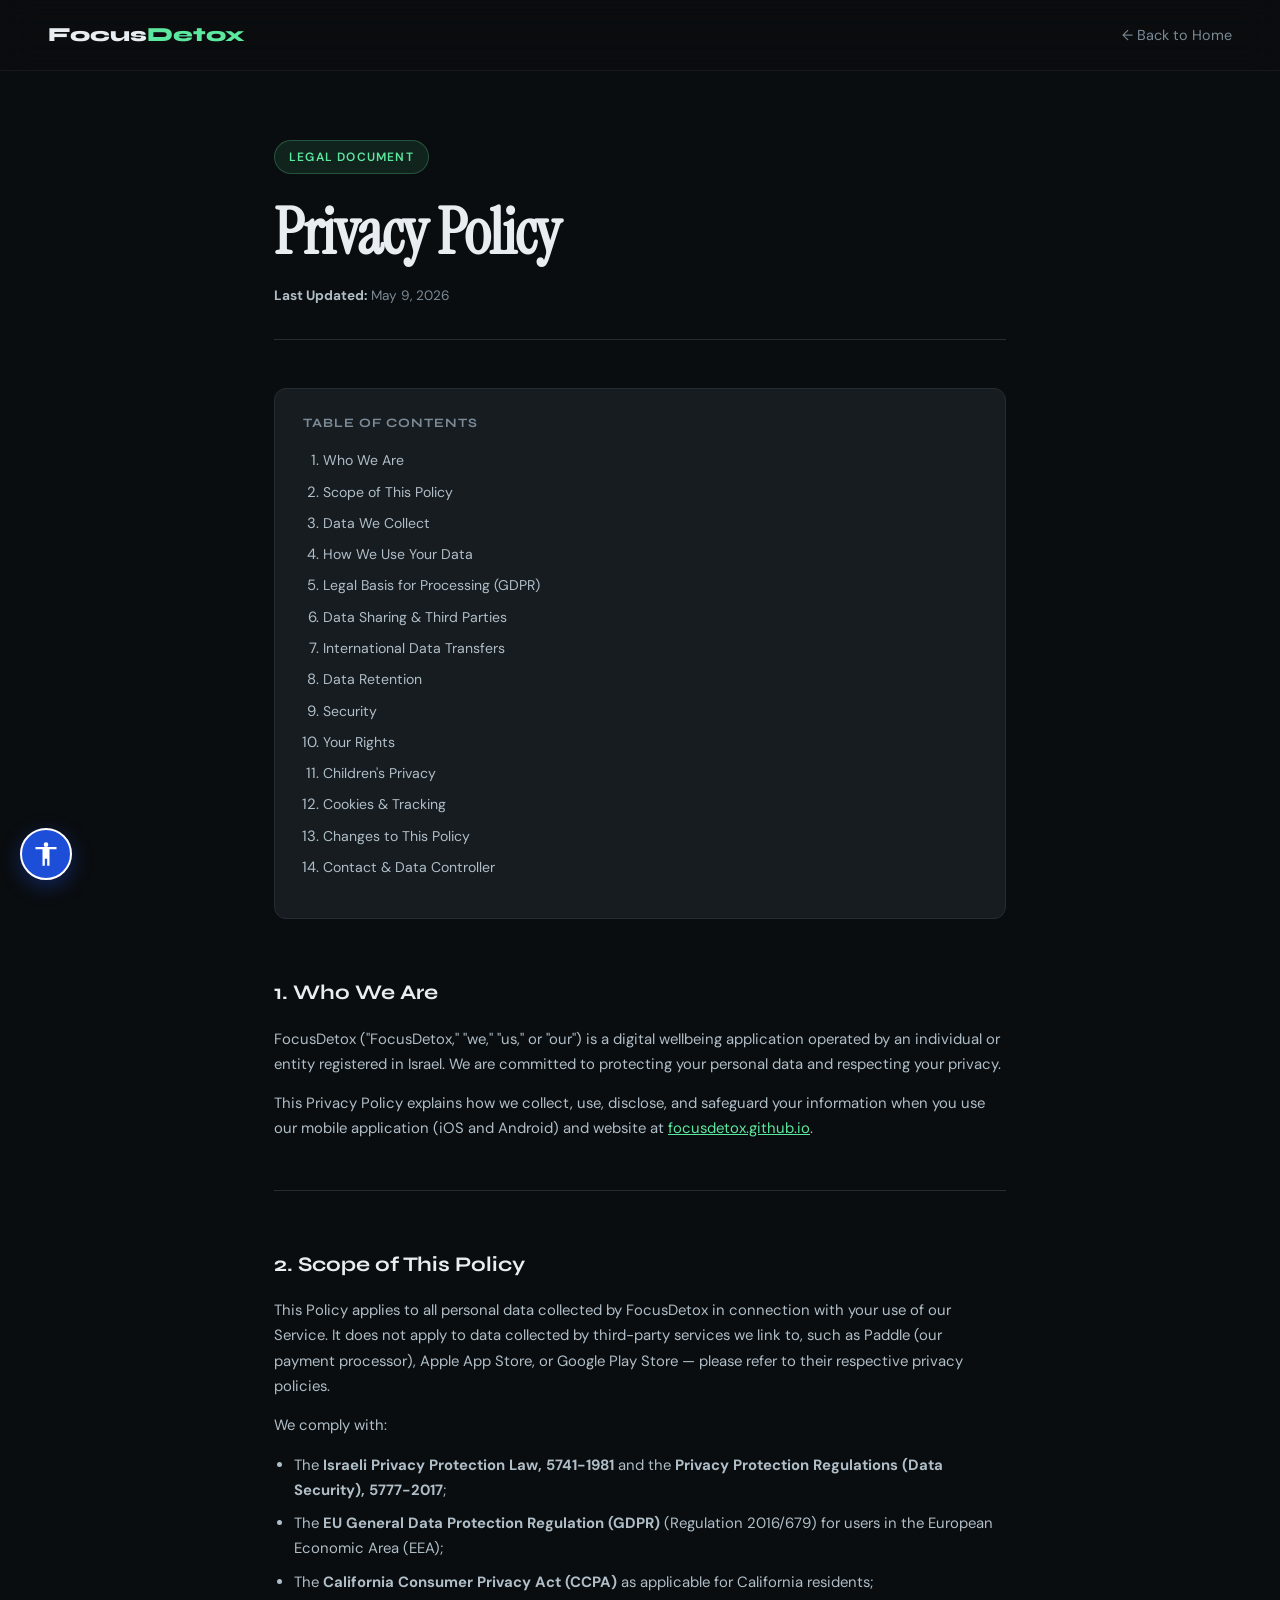
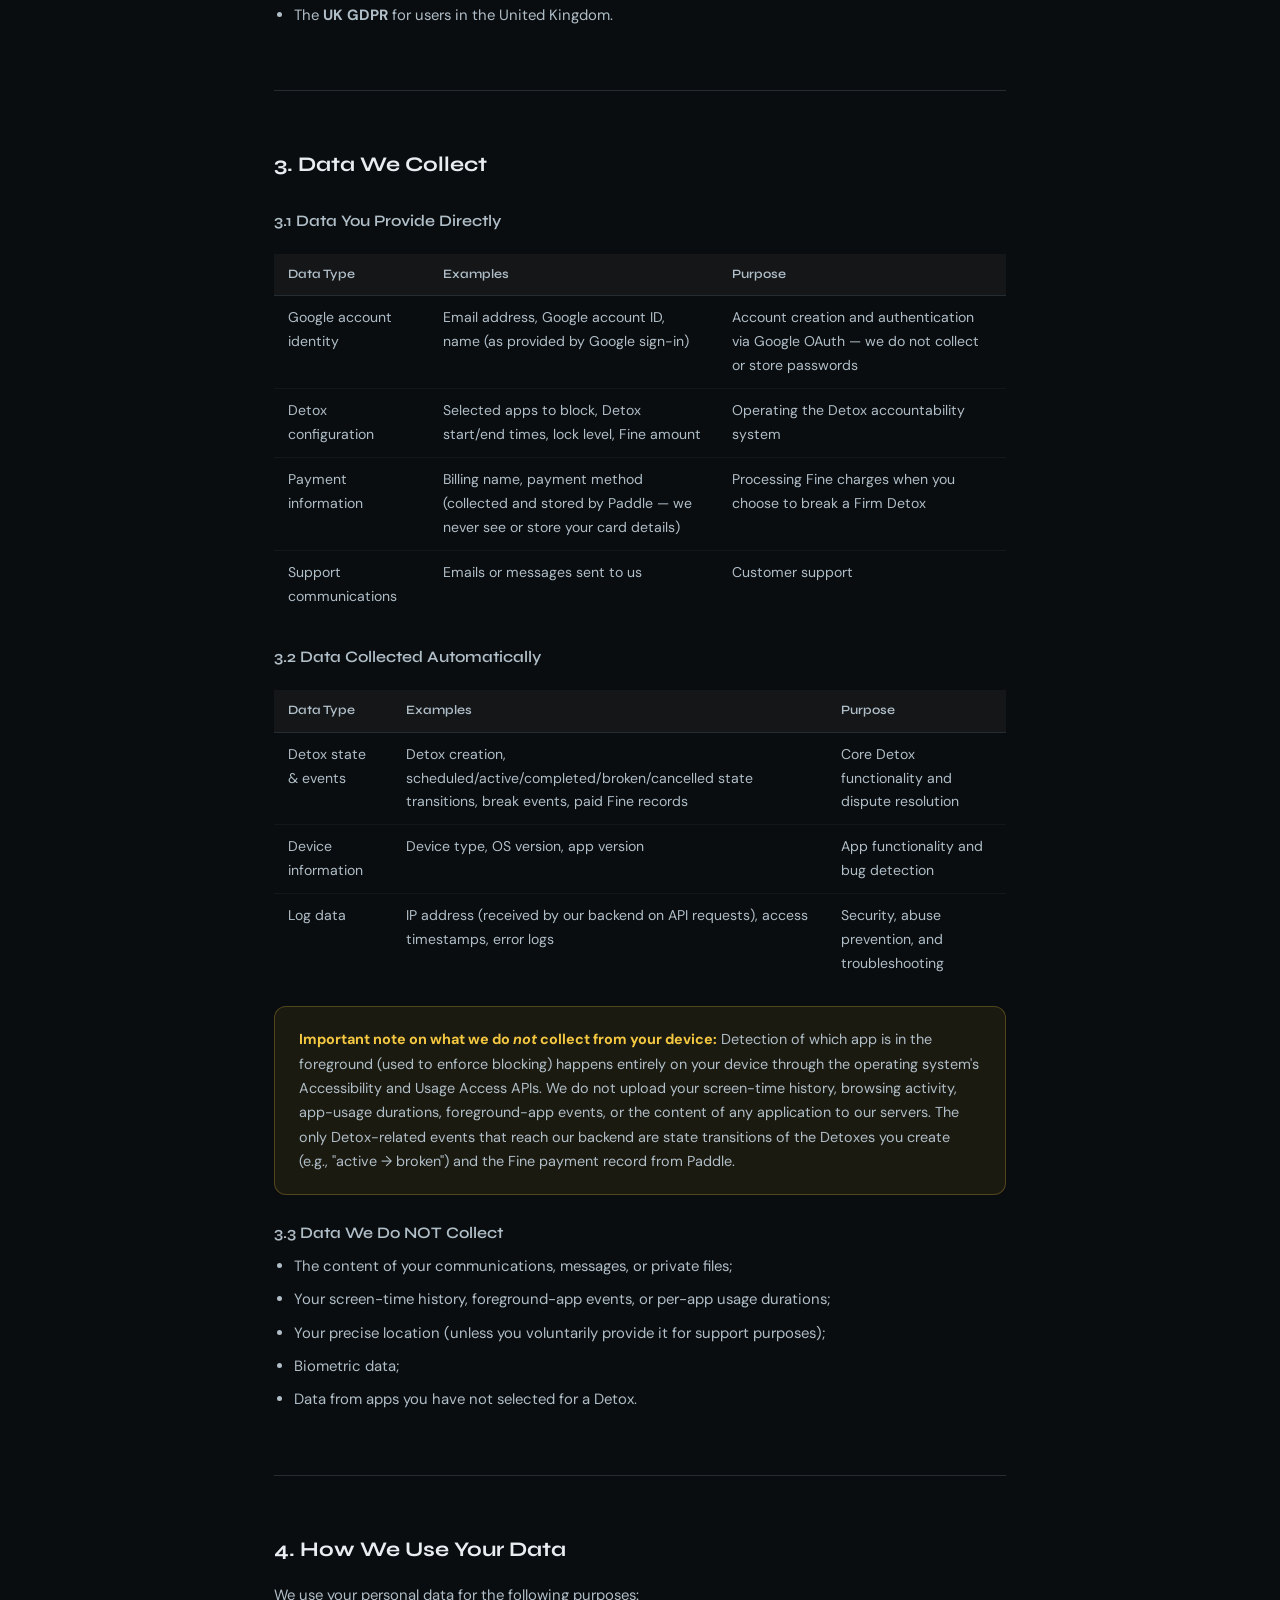
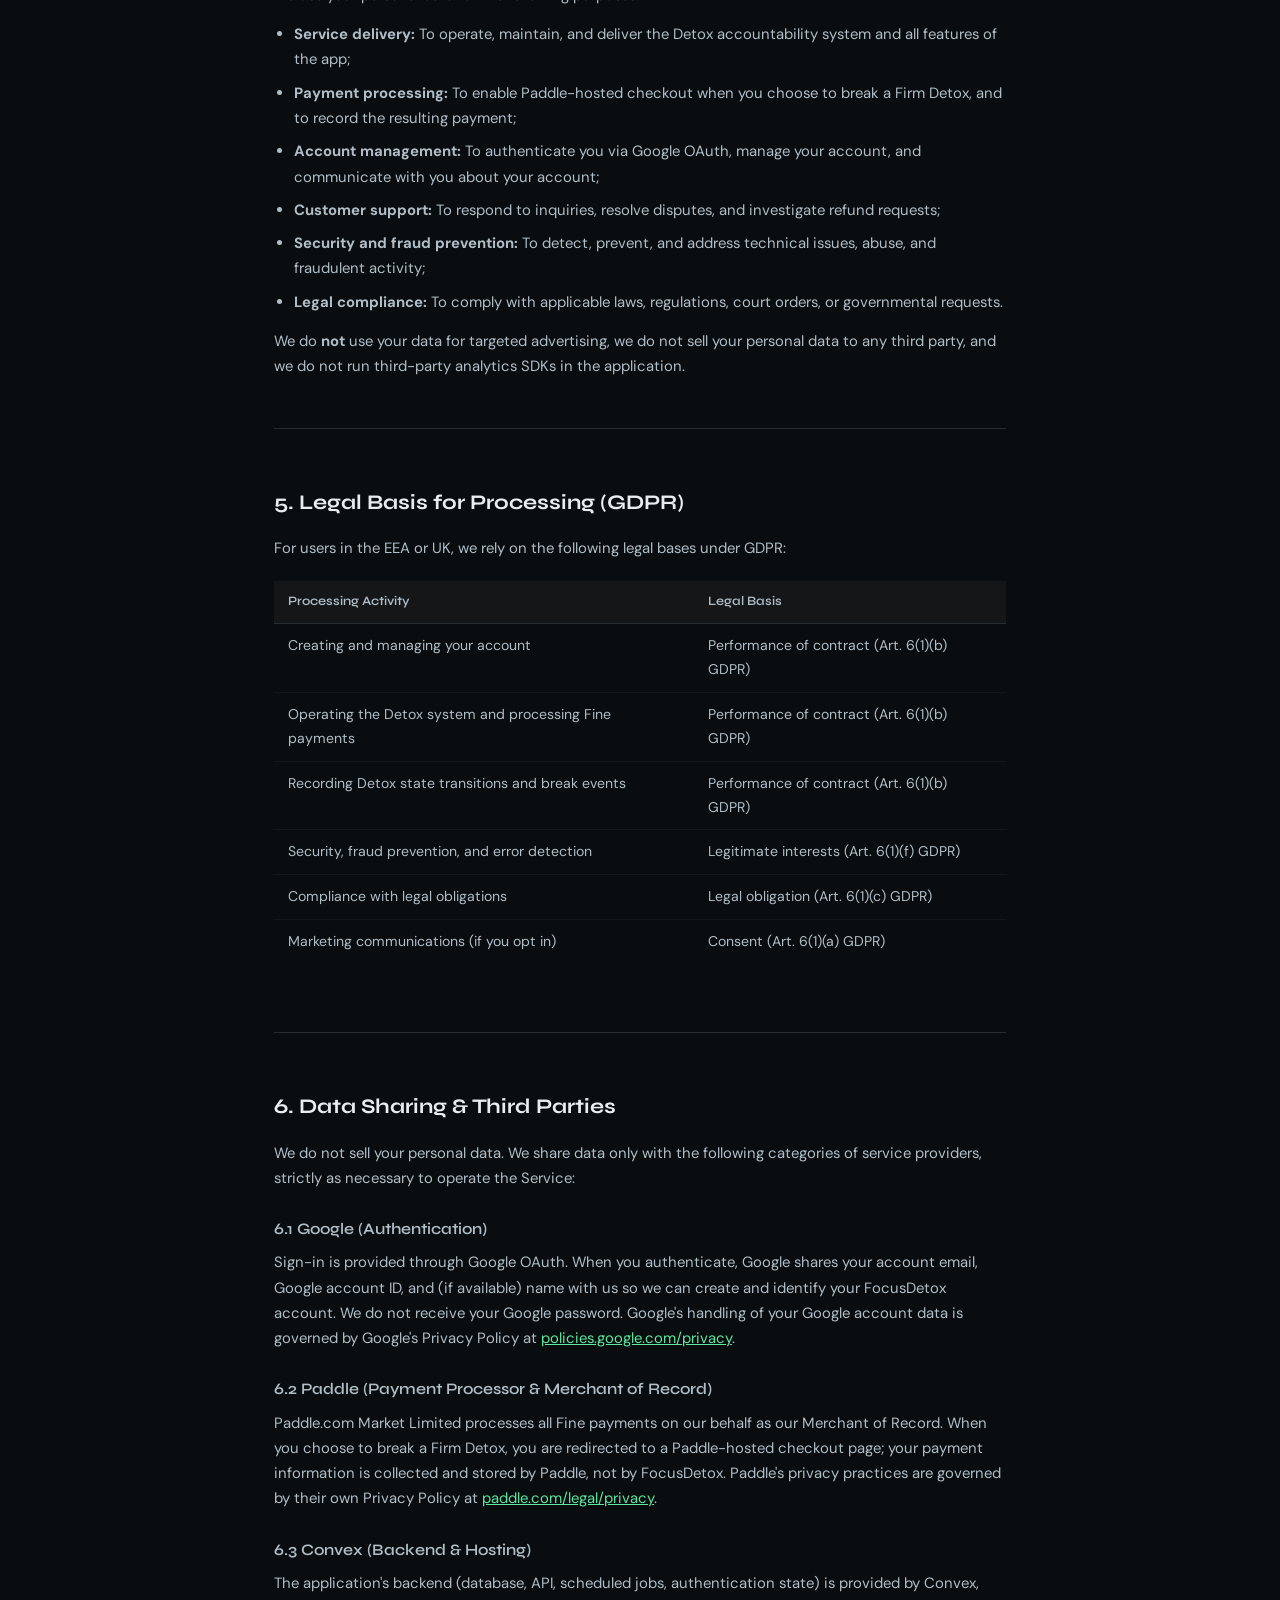
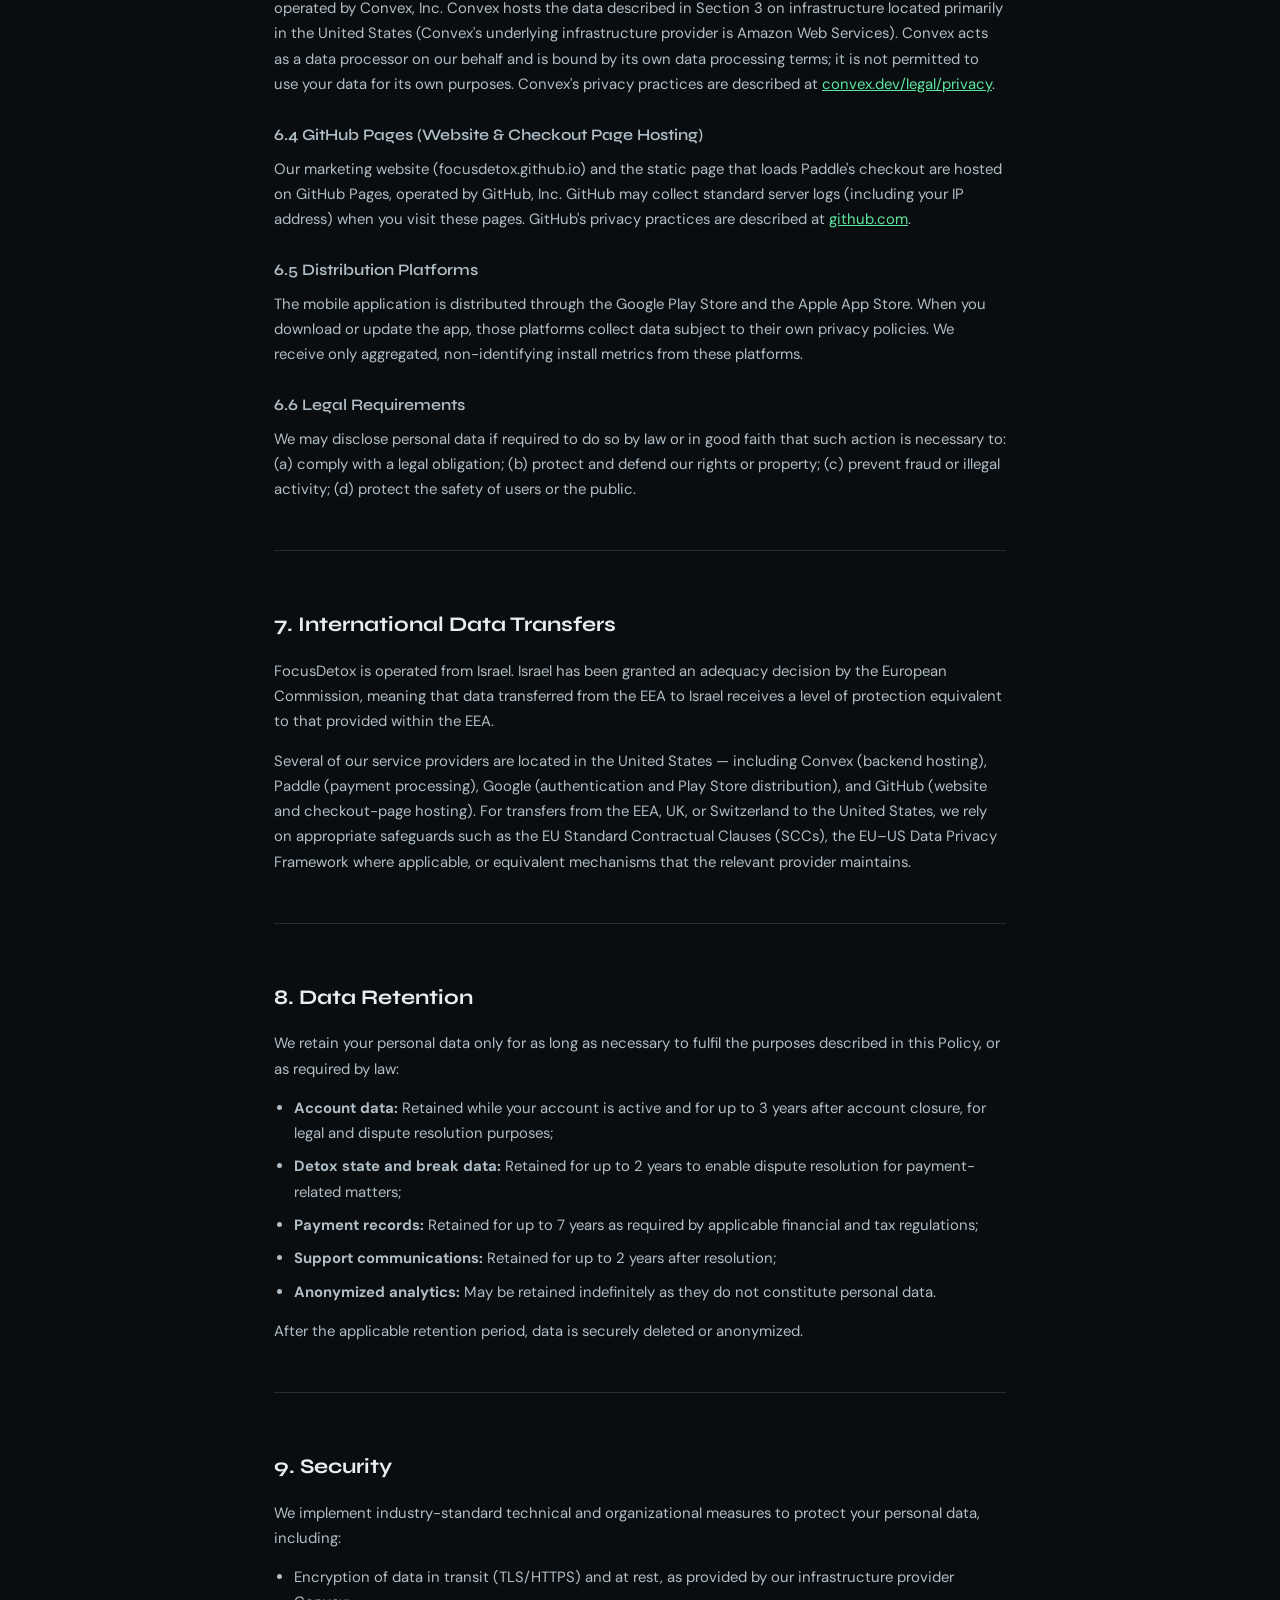
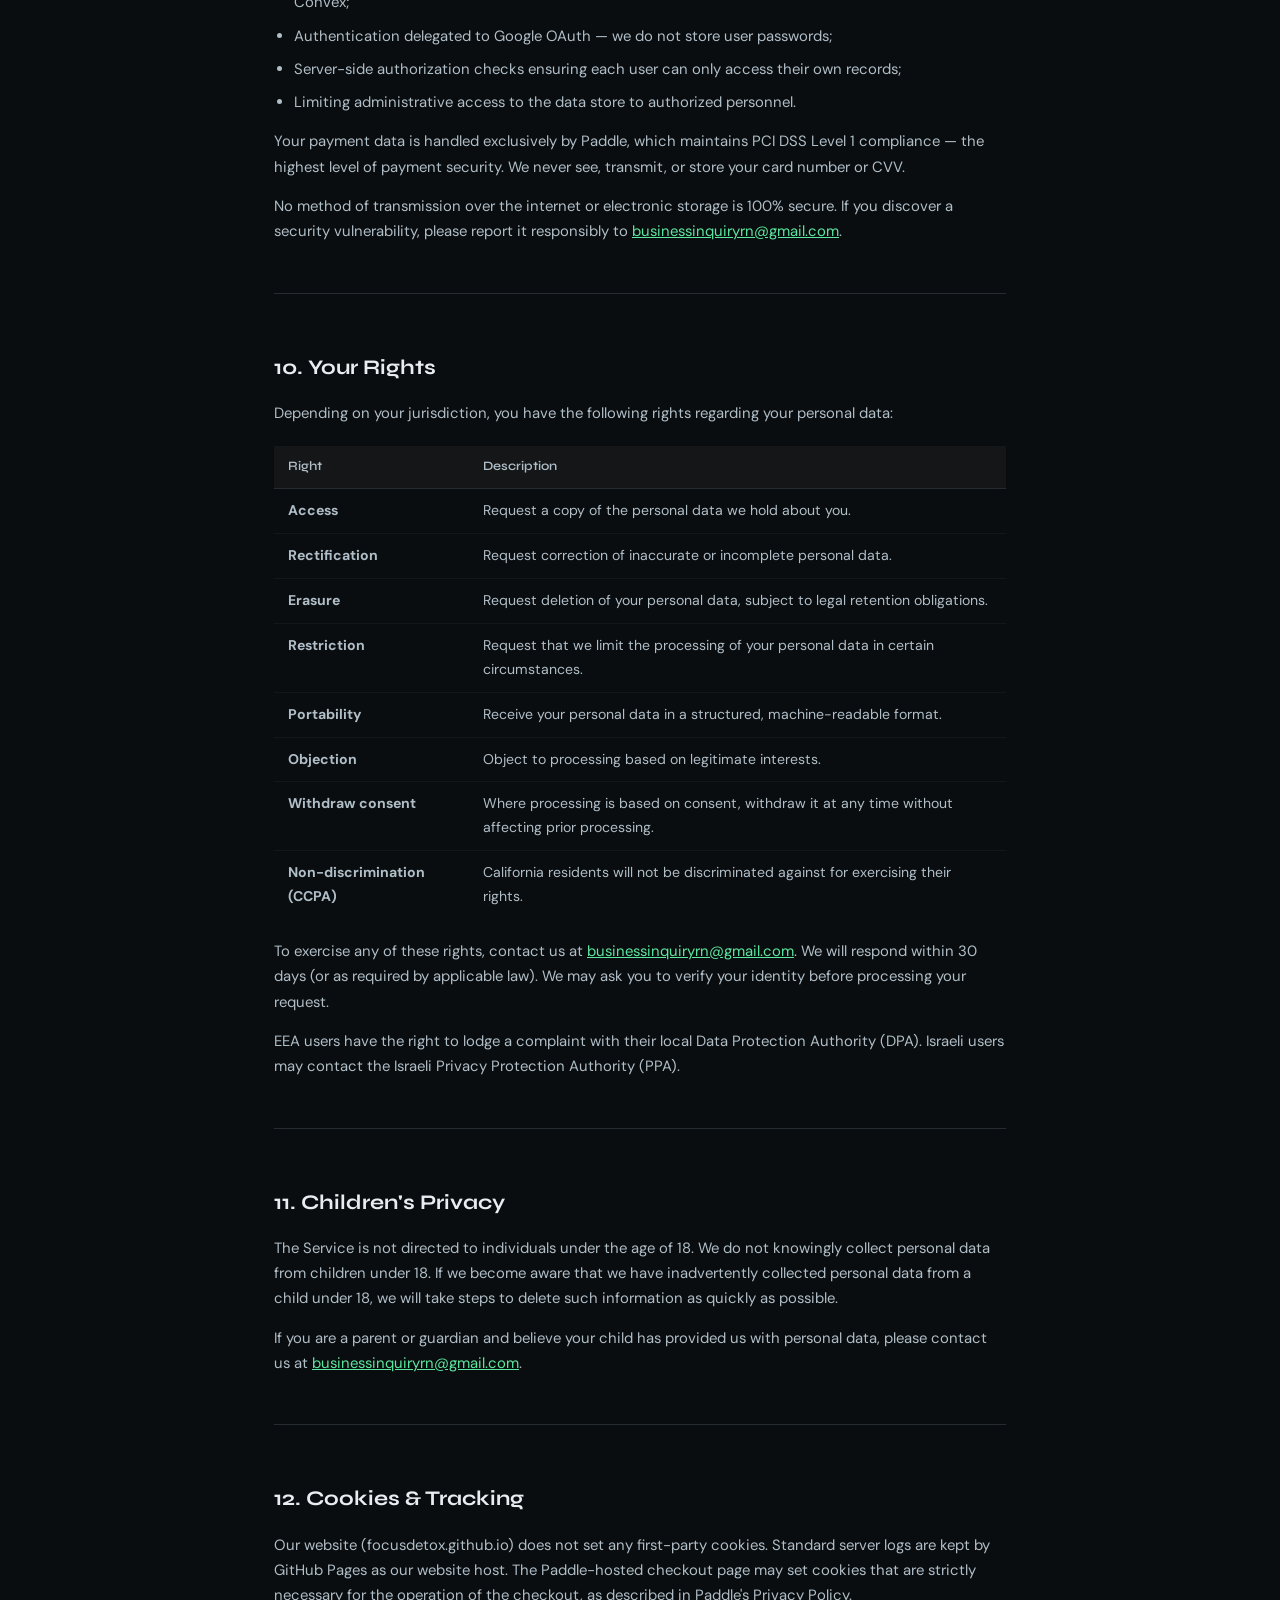
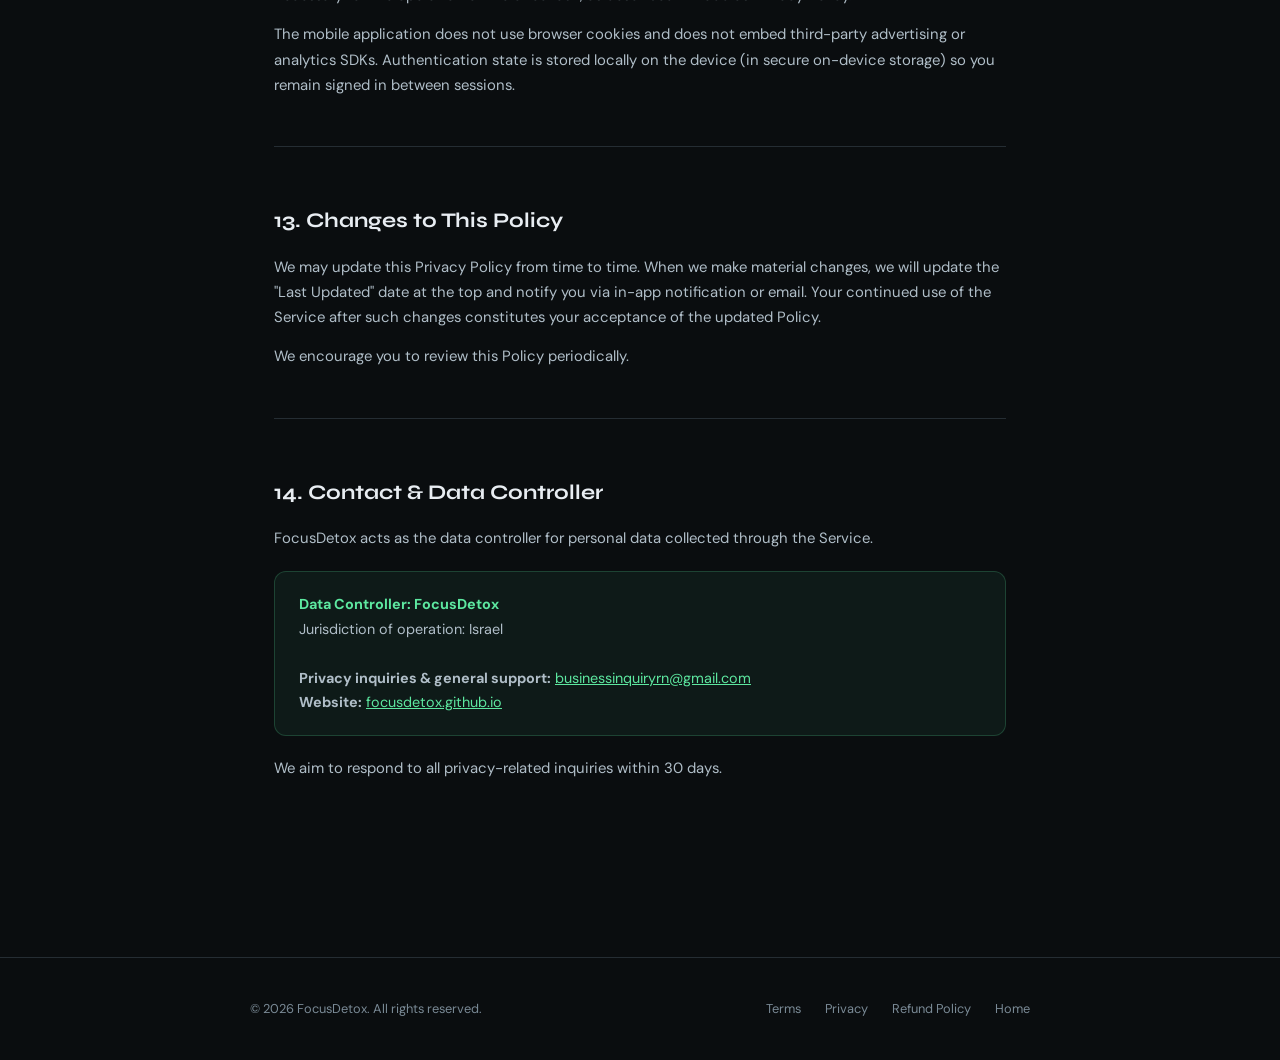
<file: privacy.html>
<!DOCTYPE html>
<html lang="en">
<head>
  <meta charset="UTF-8" />
  <meta name="viewport" content="width=device-width, initial-scale=1.0" />
  <title>Privacy Policy — FocusDetox</title>
  <link rel="preconnect" href="https://fonts.googleapis.com" />
  <link rel="preconnect" href="https://fonts.gstatic.com" crossorigin />
  <link href="https://fonts.googleapis.com/css2?family=Instrument+Serif:ital@0;1&family=Syne:wght@400;500;600;700;800&family=DM+Sans:ital,opsz,wght@0,9..40,300;0,9..40,400;0,9..40,500;1,9..40,300&display=swap" rel="stylesheet" />
  <link rel="stylesheet" href="privacy.css" />
  <link rel="stylesheet" href="accessibility.css" />
</head>
<body>

<nav>
  <a href="index.html" class="logo">Focus<span>Detox</span></a>
  <a href="index.html" class="nav-back">← Back to Home</a>
</nav>

<div class="page-wrap">
  <div class="doc-badge">Legal Document</div>
  <h1>Privacy Policy</h1>
  <div class="doc-meta">
    <strong>Last Updated:</strong> May 9, 2026
  </div>

  <div class="toc">
    <div class="toc-title">Table of Contents</div>
    <ol>
      <li><a href="#p1">Who We Are</a></li>
      <li><a href="#p2">Scope of This Policy</a></li>
      <li><a href="#p3">Data We Collect</a></li>
      <li><a href="#p4">How We Use Your Data</a></li>
      <li><a href="#p5">Legal Basis for Processing (GDPR)</a></li>
      <li><a href="#p6">Data Sharing &amp; Third Parties</a></li>
      <li><a href="#p7">International Data Transfers</a></li>
      <li><a href="#p8">Data Retention</a></li>
      <li><a href="#p9">Security</a></li>
      <li><a href="#p10">Your Rights</a></li>
      <li><a href="#p11">Children's Privacy</a></li>
      <li><a href="#p12">Cookies &amp; Tracking</a></li>
      <li><a href="#p13">Changes to This Policy</a></li>
      <li><a href="#p14">Contact &amp; Data Controller</a></li>
    </ol>
  </div>

  <div class="doc-section" id="p1">
    <h2>1. Who We Are</h2>
    <p>FocusDetox ("FocusDetox," "we," "us," or "our") is a digital wellbeing application operated by an individual or entity registered in Israel. We are committed to protecting your personal data and respecting your privacy.</p>
    <p>This Privacy Policy explains how we collect, use, disclose, and safeguard your information when you use our mobile application (iOS and Android) and website at <a href="https://focusdetox.github.io">focusdetox.github.io</a>.</p>
  </div>

  <div class="doc-section" id="p2">
    <h2>2. Scope of This Policy</h2>
    <p>This Policy applies to all personal data collected by FocusDetox in connection with your use of our Service. It does not apply to data collected by third-party services we link to, such as Paddle (our payment processor), Apple App Store, or Google Play Store — please refer to their respective privacy policies.</p>
    <p>We comply with:</p>
    <ul>
      <li>The <strong>Israeli Privacy Protection Law, 5741-1981</strong> and the <strong>Privacy Protection Regulations (Data Security), 5777-2017</strong>;</li>
      <li>The <strong>EU General Data Protection Regulation (GDPR)</strong> (Regulation 2016/679) for users in the European Economic Area (EEA);</li>
      <li>The <strong>California Consumer Privacy Act (CCPA)</strong> as applicable for California residents;</li>
      <li>The <strong>UK GDPR</strong> for users in the United Kingdom.</li>
    </ul>
  </div>

  <div class="doc-section" id="p3">
    <h2>3. Data We Collect</h2>

    <h3>3.1 Data You Provide Directly</h3>
    <table class="data-table">
      <thead><tr><th>Data Type</th><th>Examples</th><th>Purpose</th></tr></thead>
      <tbody>
        <tr><td>Google account identity</td><td>Email address, Google account ID, name (as provided by Google sign-in)</td><td>Account creation and authentication via Google OAuth — we do not collect or store passwords</td></tr>
        <tr><td>Detox configuration</td><td>Selected apps to block, Detox start/end times, lock level, Fine amount</td><td>Operating the Detox accountability system</td></tr>
        <tr><td>Payment information</td><td>Billing name, payment method (collected and stored by Paddle — we never see or store your card details)</td><td>Processing Fine charges when you choose to break a Firm Detox</td></tr>
        <tr><td>Support communications</td><td>Emails or messages sent to us</td><td>Customer support</td></tr>
      </tbody>
    </table>

    <h3>3.2 Data Collected Automatically</h3>
    <table class="data-table">
      <thead><tr><th>Data Type</th><th>Examples</th><th>Purpose</th></tr></thead>
      <tbody>
        <tr><td>Detox state &amp; events</td><td>Detox creation, scheduled/active/completed/broken/cancelled state transitions, break events, paid Fine records</td><td>Core Detox functionality and dispute resolution</td></tr>
        <tr><td>Device information</td><td>Device type, OS version, app version</td><td>App functionality and bug detection</td></tr>
        <tr><td>Log data</td><td>IP address (received by our backend on API requests), access timestamps, error logs</td><td>Security, abuse prevention, and troubleshooting</td></tr>
      </tbody>
    </table>

    <div class="highlight-box">
      <strong>Important note on what we do <em>not</em> collect from your device:</strong> Detection of which app is in the foreground (used to enforce blocking) happens entirely on your device through the operating system's Accessibility and Usage Access APIs. We do not upload your screen-time history, browsing activity, app-usage durations, foreground-app events, or the content of any application to our servers. The only Detox-related events that reach our backend are state transitions of the Detoxes you create (e.g., "active → broken") and the Fine payment record from Paddle.
    </div>

    <h3>3.3 Data We Do NOT Collect</h3>
    <ul>
      <li>The content of your communications, messages, or private files;</li>
      <li>Your screen-time history, foreground-app events, or per-app usage durations;</li>
      <li>Your precise location (unless you voluntarily provide it for support purposes);</li>
      <li>Biometric data;</li>
      <li>Data from apps you have not selected for a Detox.</li>
    </ul>
  </div>

  <div class="doc-section" id="p4">
    <h2>4. How We Use Your Data</h2>
    <p>We use your personal data for the following purposes:</p>
    <ul>
      <li><strong>Service delivery:</strong> To operate, maintain, and deliver the Detox accountability system and all features of the app;</li>
      <li><strong>Payment processing:</strong> To enable Paddle-hosted checkout when you choose to break a Firm Detox, and to record the resulting payment;</li>
      <li><strong>Account management:</strong> To authenticate you via Google OAuth, manage your account, and communicate with you about your account;</li>
      <li><strong>Customer support:</strong> To respond to inquiries, resolve disputes, and investigate refund requests;</li>
      <li><strong>Security and fraud prevention:</strong> To detect, prevent, and address technical issues, abuse, and fraudulent activity;</li>
      <li><strong>Legal compliance:</strong> To comply with applicable laws, regulations, court orders, or governmental requests.</li>
    </ul>
    <p>We do <strong>not</strong> use your data for targeted advertising, we do not sell your personal data to any third party, and we do not run third-party analytics SDKs in the application.</p>
  </div>

  <div class="doc-section" id="p5">
    <h2>5. Legal Basis for Processing (GDPR)</h2>
    <p>For users in the EEA or UK, we rely on the following legal bases under GDPR:</p>
    <table class="data-table">
      <thead><tr><th>Processing Activity</th><th>Legal Basis</th></tr></thead>
      <tbody>
        <tr><td>Creating and managing your account</td><td>Performance of contract (Art. 6(1)(b) GDPR)</td></tr>
        <tr><td>Operating the Detox system and processing Fine payments</td><td>Performance of contract (Art. 6(1)(b) GDPR)</td></tr>
        <tr><td>Recording Detox state transitions and break events</td><td>Performance of contract (Art. 6(1)(b) GDPR)</td></tr>
        <tr><td>Security, fraud prevention, and error detection</td><td>Legitimate interests (Art. 6(1)(f) GDPR)</td></tr>
        <tr><td>Compliance with legal obligations</td><td>Legal obligation (Art. 6(1)(c) GDPR)</td></tr>
        <tr><td>Marketing communications (if you opt in)</td><td>Consent (Art. 6(1)(a) GDPR)</td></tr>
      </tbody>
    </table>
  </div>

  <div class="doc-section" id="p6">
    <h2>6. Data Sharing &amp; Third Parties</h2>
    <p>We do not sell your personal data. We share data only with the following categories of service providers, strictly as necessary to operate the Service:</p>

    <h3>6.1 Google (Authentication)</h3>
    <p>Sign-in is provided through Google OAuth. When you authenticate, Google shares your account email, Google account ID, and (if available) name with us so we can create and identify your FocusDetox account. We do not receive your Google password. Google's handling of your Google account data is governed by Google's Privacy Policy at <a href="https://policies.google.com/privacy" target="_blank" rel="noopener">policies.google.com/privacy</a>.</p>

    <h3>6.2 Paddle (Payment Processor &amp; Merchant of Record)</h3>
    <p>Paddle.com Market Limited processes all Fine payments on our behalf as our Merchant of Record. When you choose to break a Firm Detox, you are redirected to a Paddle-hosted checkout page; your payment information is collected and stored by Paddle, not by FocusDetox. Paddle's privacy practices are governed by their own Privacy Policy at <a href="https://www.paddle.com/legal/privacy" target="_blank" rel="noopener">paddle.com/legal/privacy</a>.</p>

    <h3>6.3 Convex (Backend &amp; Hosting)</h3>
    <p>The application's backend (database, API, scheduled jobs, authentication state) is provided by Convex, operated by Convex, Inc. Convex hosts the data described in Section 3 on infrastructure located primarily in the United States (Convex's underlying infrastructure provider is Amazon Web Services). Convex acts as a data processor on our behalf and is bound by its own data processing terms; it is not permitted to use your data for its own purposes. Convex's privacy practices are described at <a href="https://www.convex.dev/legal/privacy" target="_blank" rel="noopener">convex.dev/legal/privacy</a>.</p>

    <h3>6.4 GitHub Pages (Website &amp; Checkout Page Hosting)</h3>
    <p>Our marketing website (focusdetox.github.io) and the static page that loads Paddle's checkout are hosted on GitHub Pages, operated by GitHub, Inc. GitHub may collect standard server logs (including your IP address) when you visit these pages. GitHub's privacy practices are described at <a href="https://docs.github.com/en/site-policy/privacy-policies/github-general-privacy-statement" target="_blank" rel="noopener">github.com</a>.</p>

    <h3>6.5 Distribution Platforms</h3>
    <p>The mobile application is distributed through the Google Play Store and the Apple App Store. When you download or update the app, those platforms collect data subject to their own privacy policies. We receive only aggregated, non-identifying install metrics from these platforms.</p>

    <h3>6.6 Legal Requirements</h3>
    <p>We may disclose personal data if required to do so by law or in good faith that such action is necessary to: (a) comply with a legal obligation; (b) protect and defend our rights or property; (c) prevent fraud or illegal activity; (d) protect the safety of users or the public.</p>
  </div>

  <div class="doc-section" id="p7">
    <h2>7. International Data Transfers</h2>
    <p>FocusDetox is operated from Israel. Israel has been granted an adequacy decision by the European Commission, meaning that data transferred from the EEA to Israel receives a level of protection equivalent to that provided within the EEA.</p>
    <p>Several of our service providers are located in the United States — including Convex (backend hosting), Paddle (payment processing), Google (authentication and Play Store distribution), and GitHub (website and checkout-page hosting). For transfers from the EEA, UK, or Switzerland to the United States, we rely on appropriate safeguards such as the EU Standard Contractual Clauses (SCCs), the EU–US Data Privacy Framework where applicable, or equivalent mechanisms that the relevant provider maintains.</p>
  </div>

  <div class="doc-section" id="p8">
    <h2>8. Data Retention</h2>
    <p>We retain your personal data only for as long as necessary to fulfil the purposes described in this Policy, or as required by law:</p>
    <ul>
      <li><strong>Account data:</strong> Retained while your account is active and for up to 3 years after account closure, for legal and dispute resolution purposes;</li>
      <li><strong>Detox state and break data:</strong> Retained for up to 2 years to enable dispute resolution for payment-related matters;</li>
      <li><strong>Payment records:</strong> Retained for up to 7 years as required by applicable financial and tax regulations;</li>
      <li><strong>Support communications:</strong> Retained for up to 2 years after resolution;</li>
      <li><strong>Anonymized analytics:</strong> May be retained indefinitely as they do not constitute personal data.</li>
    </ul>
    <p>After the applicable retention period, data is securely deleted or anonymized.</p>
  </div>

  <div class="doc-section" id="p9">
    <h2>9. Security</h2>
    <p>We implement industry-standard technical and organizational measures to protect your personal data, including:</p>
    <ul>
      <li>Encryption of data in transit (TLS/HTTPS) and at rest, as provided by our infrastructure provider Convex;</li>
      <li>Authentication delegated to Google OAuth — we do not store user passwords;</li>
      <li>Server-side authorization checks ensuring each user can only access their own records;</li>
      <li>Limiting administrative access to the data store to authorized personnel.</li>
    </ul>
    <p>Your payment data is handled exclusively by Paddle, which maintains PCI DSS Level 1 compliance — the highest level of payment security. We never see, transmit, or store your card number or CVV.</p>
    <p>No method of transmission over the internet or electronic storage is 100% secure. If you discover a security vulnerability, please report it responsibly to <a href="mailto:businessinquiryrn@gmail.com">businessinquiryrn@gmail.com</a>.</p>
  </div>

  <div class="doc-section" id="p10">
    <h2>10. Your Rights</h2>
    <p>Depending on your jurisdiction, you have the following rights regarding your personal data:</p>
    <table class="data-table">
      <thead><tr><th>Right</th><th>Description</th></tr></thead>
      <tbody>
        <tr><td><strong>Access</strong></td><td>Request a copy of the personal data we hold about you.</td></tr>
        <tr><td><strong>Rectification</strong></td><td>Request correction of inaccurate or incomplete personal data.</td></tr>
        <tr><td><strong>Erasure</strong></td><td>Request deletion of your personal data, subject to legal retention obligations.</td></tr>
        <tr><td><strong>Restriction</strong></td><td>Request that we limit the processing of your personal data in certain circumstances.</td></tr>
        <tr><td><strong>Portability</strong></td><td>Receive your personal data in a structured, machine-readable format.</td></tr>
        <tr><td><strong>Objection</strong></td><td>Object to processing based on legitimate interests.</td></tr>
        <tr><td><strong>Withdraw consent</strong></td><td>Where processing is based on consent, withdraw it at any time without affecting prior processing.</td></tr>
        <tr><td><strong>Non-discrimination (CCPA)</strong></td><td>California residents will not be discriminated against for exercising their rights.</td></tr>
      </tbody>
    </table>
    <p>To exercise any of these rights, contact us at <a href="mailto:businessinquiryrn@gmail.com">businessinquiryrn@gmail.com</a>. We will respond within 30 days (or as required by applicable law). We may ask you to verify your identity before processing your request.</p>
    <p>EEA users have the right to lodge a complaint with their local Data Protection Authority (DPA). Israeli users may contact the Israeli Privacy Protection Authority (PPA).</p>
  </div>

  <div class="doc-section" id="p11">
    <h2>11. Children's Privacy</h2>
    <p>The Service is not directed to individuals under the age of 18. We do not knowingly collect personal data from children under 18. If we become aware that we have inadvertently collected personal data from a child under 18, we will take steps to delete such information as quickly as possible.</p>
    <p>If you are a parent or guardian and believe your child has provided us with personal data, please contact us at <a href="mailto:businessinquiryrn@gmail.com">businessinquiryrn@gmail.com</a>.</p>
  </div>

  <div class="doc-section" id="p12">
    <h2>12. Cookies &amp; Tracking</h2>
    <p>Our website (focusdetox.github.io) does not set any first-party cookies. Standard server logs are kept by GitHub Pages as our website host. The Paddle-hosted checkout page may set cookies that are strictly necessary for the operation of the checkout, as described in Paddle's Privacy Policy.</p>
    <p>The mobile application does not use browser cookies and does not embed third-party advertising or analytics SDKs. Authentication state is stored locally on the device (in secure on-device storage) so you remain signed in between sessions.</p>
  </div>

  <div class="doc-section" id="p13">
    <h2>13. Changes to This Policy</h2>
    <p>We may update this Privacy Policy from time to time. When we make material changes, we will update the "Last Updated" date at the top and notify you via in-app notification or email. Your continued use of the Service after such changes constitutes your acceptance of the updated Policy.</p>
    <p>We encourage you to review this Policy periodically.</p>
  </div>

  <div class="doc-section" id="p14">
    <h2>14. Contact &amp; Data Controller</h2>
    <p>FocusDetox acts as the data controller for personal data collected through the Service.</p>
    <div class="green-box">
      <strong class="title">Data Controller: FocusDetox</strong><br>
      Jurisdiction of operation: Israel<br><br>
      <strong>Privacy inquiries & general support:</strong> <a href="mailto:businessinquiryrn@gmail.com">businessinquiryrn@gmail.com</a><br>
      <strong>Website:</strong> <a href="https://focusdetox.github.io">focusdetox.github.io</a>
    </div>
    <p>We aim to respond to all privacy-related inquiries within 30 days.</p>
  </div>
</div>

<footer>
  <div class="footer-bottom">
    <span>© 2026 FocusDetox. All rights reserved.</span>
    <div class="footer-links">
      <a href="terms.html">Terms</a>
      <a href="privacy.html">Privacy</a>
      <a href="refund.html">Refund Policy</a>
      <a href="index.html">Home</a>
    </div>
  </div>
</footer>

<script src="accessibility.js"></script>
</body>
</html>
</file>
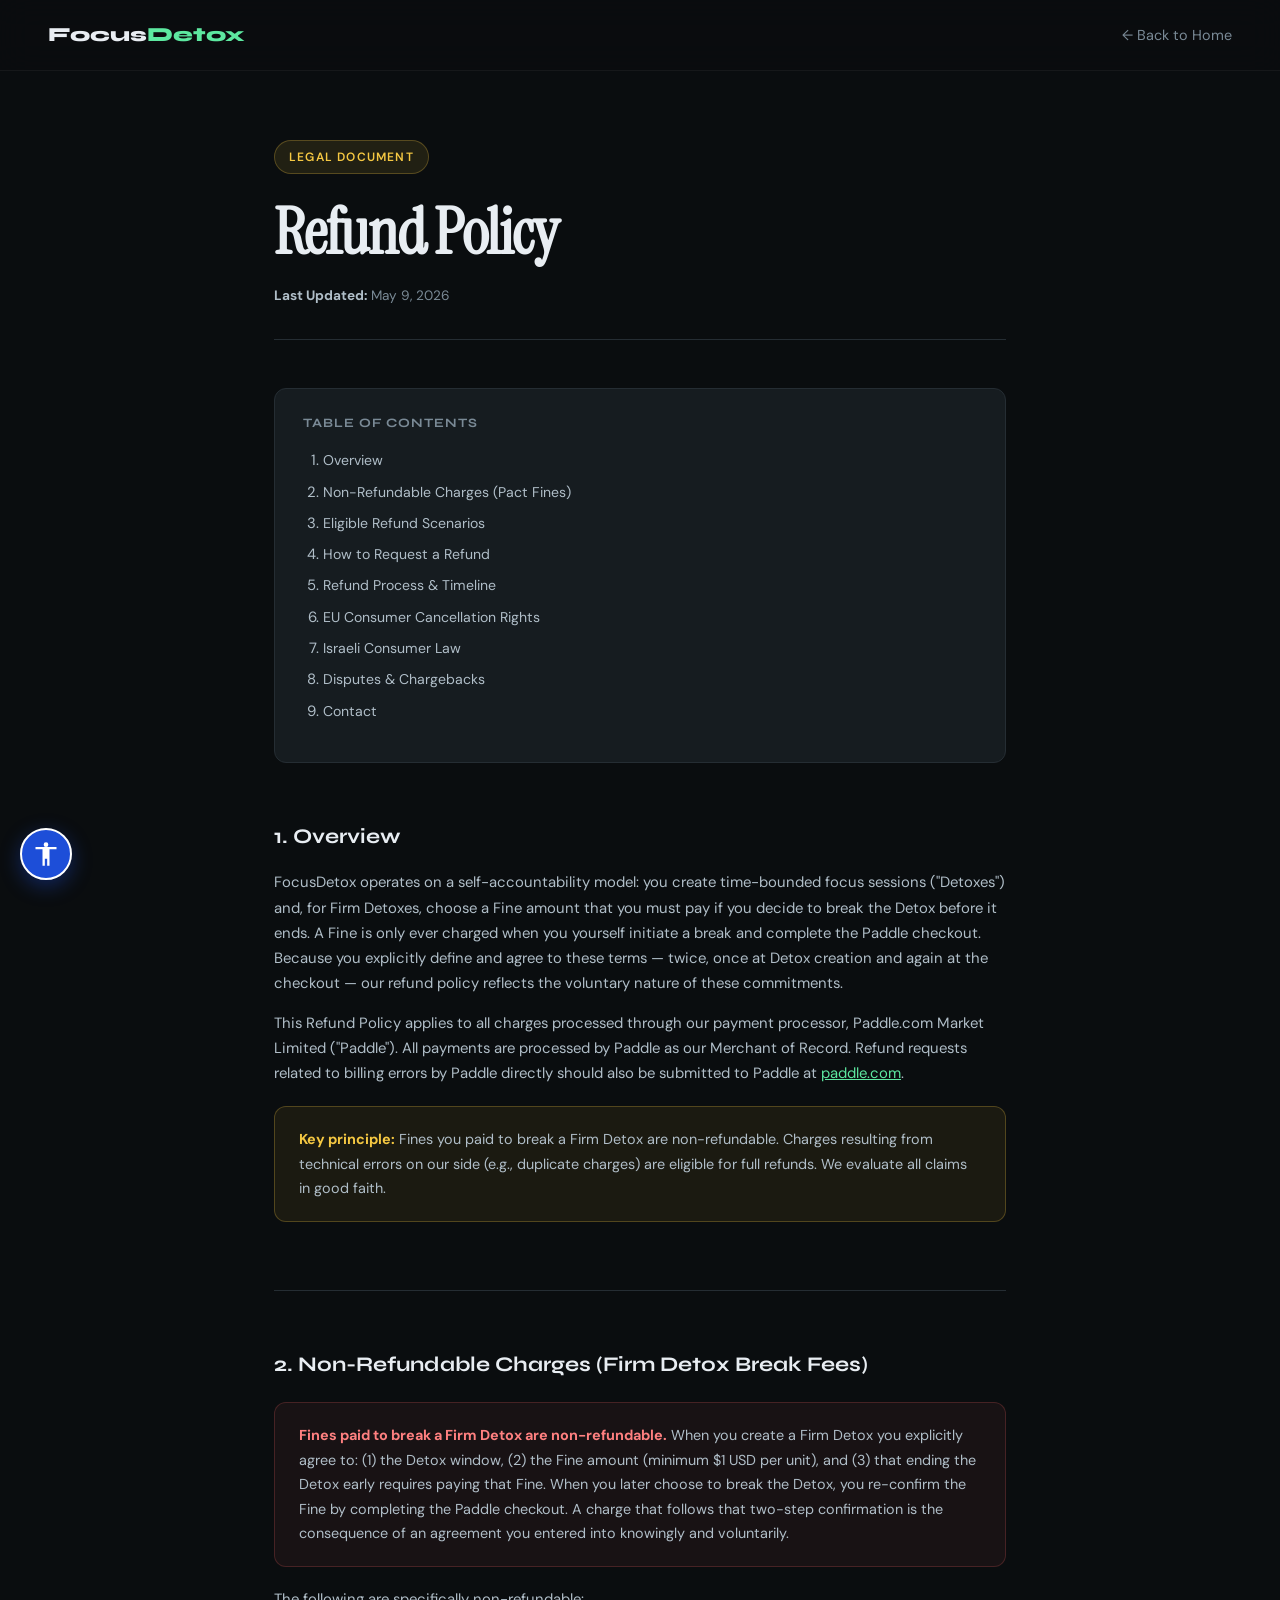
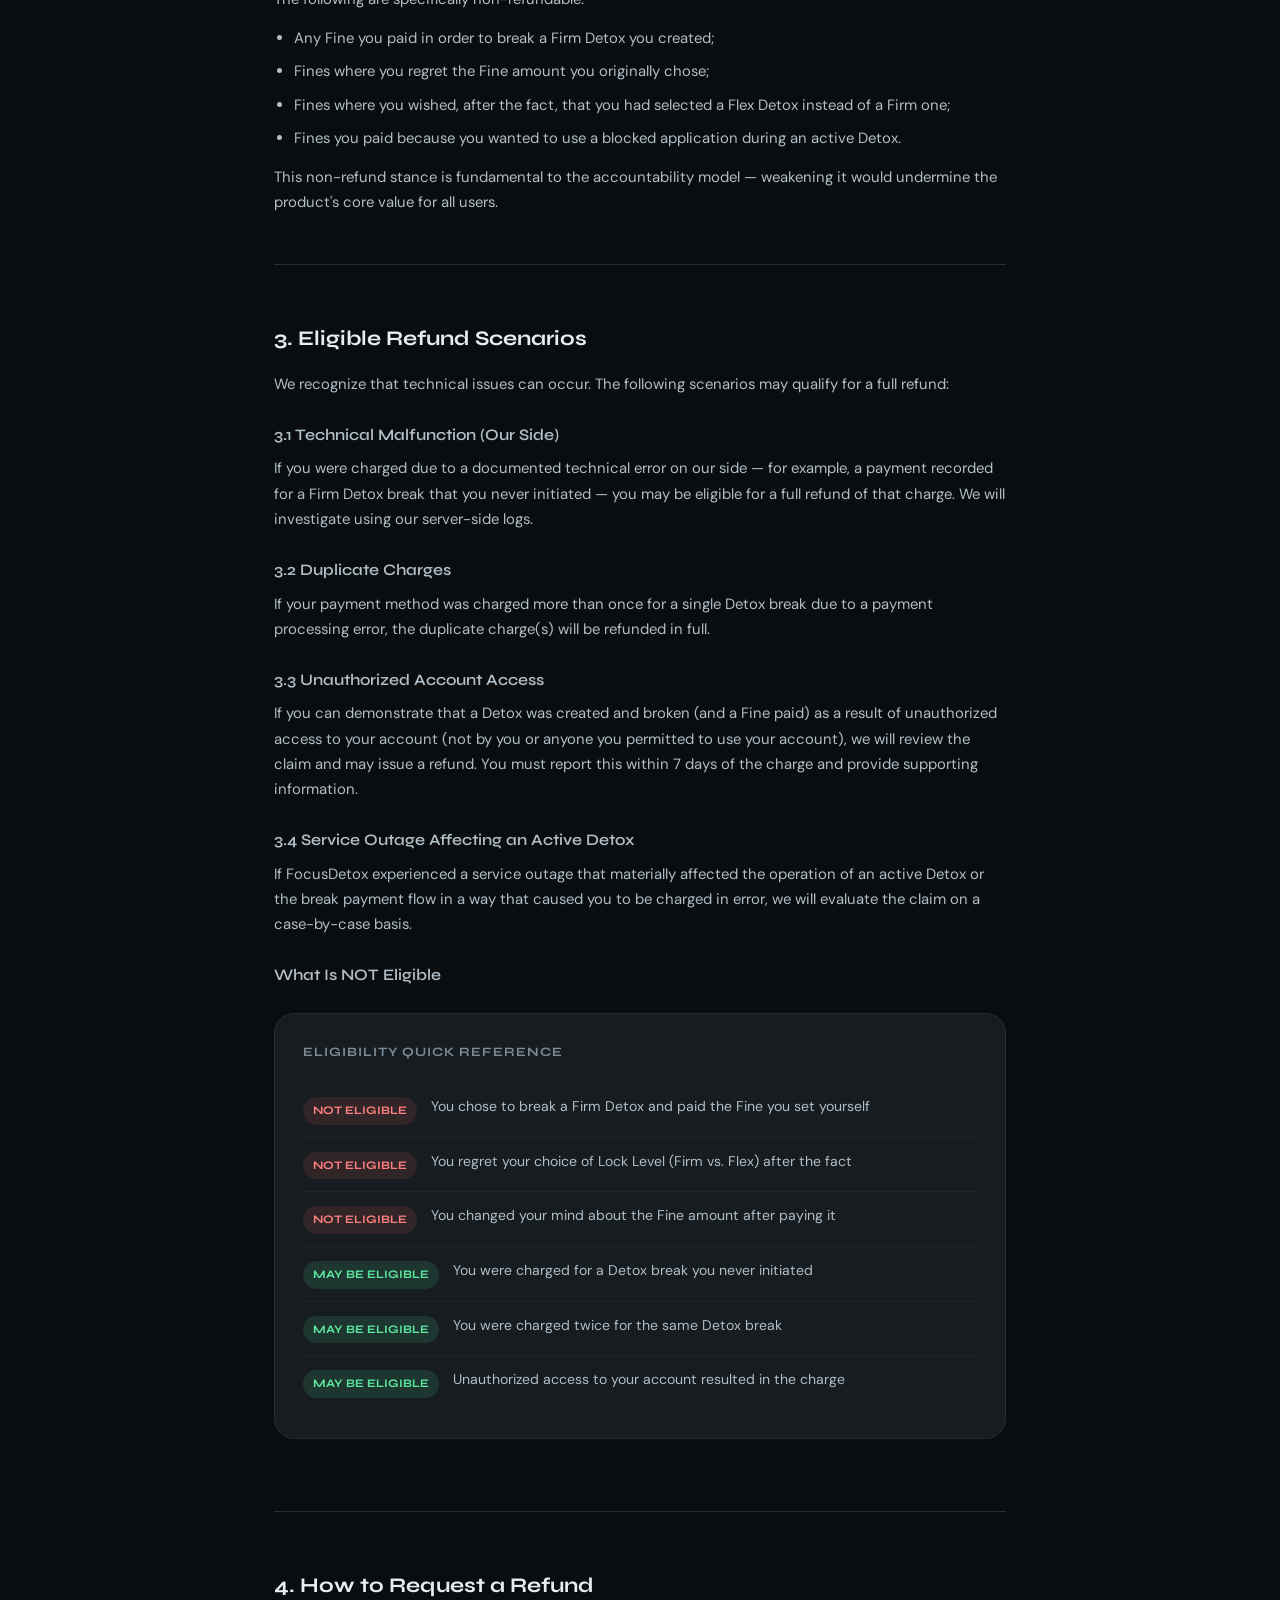
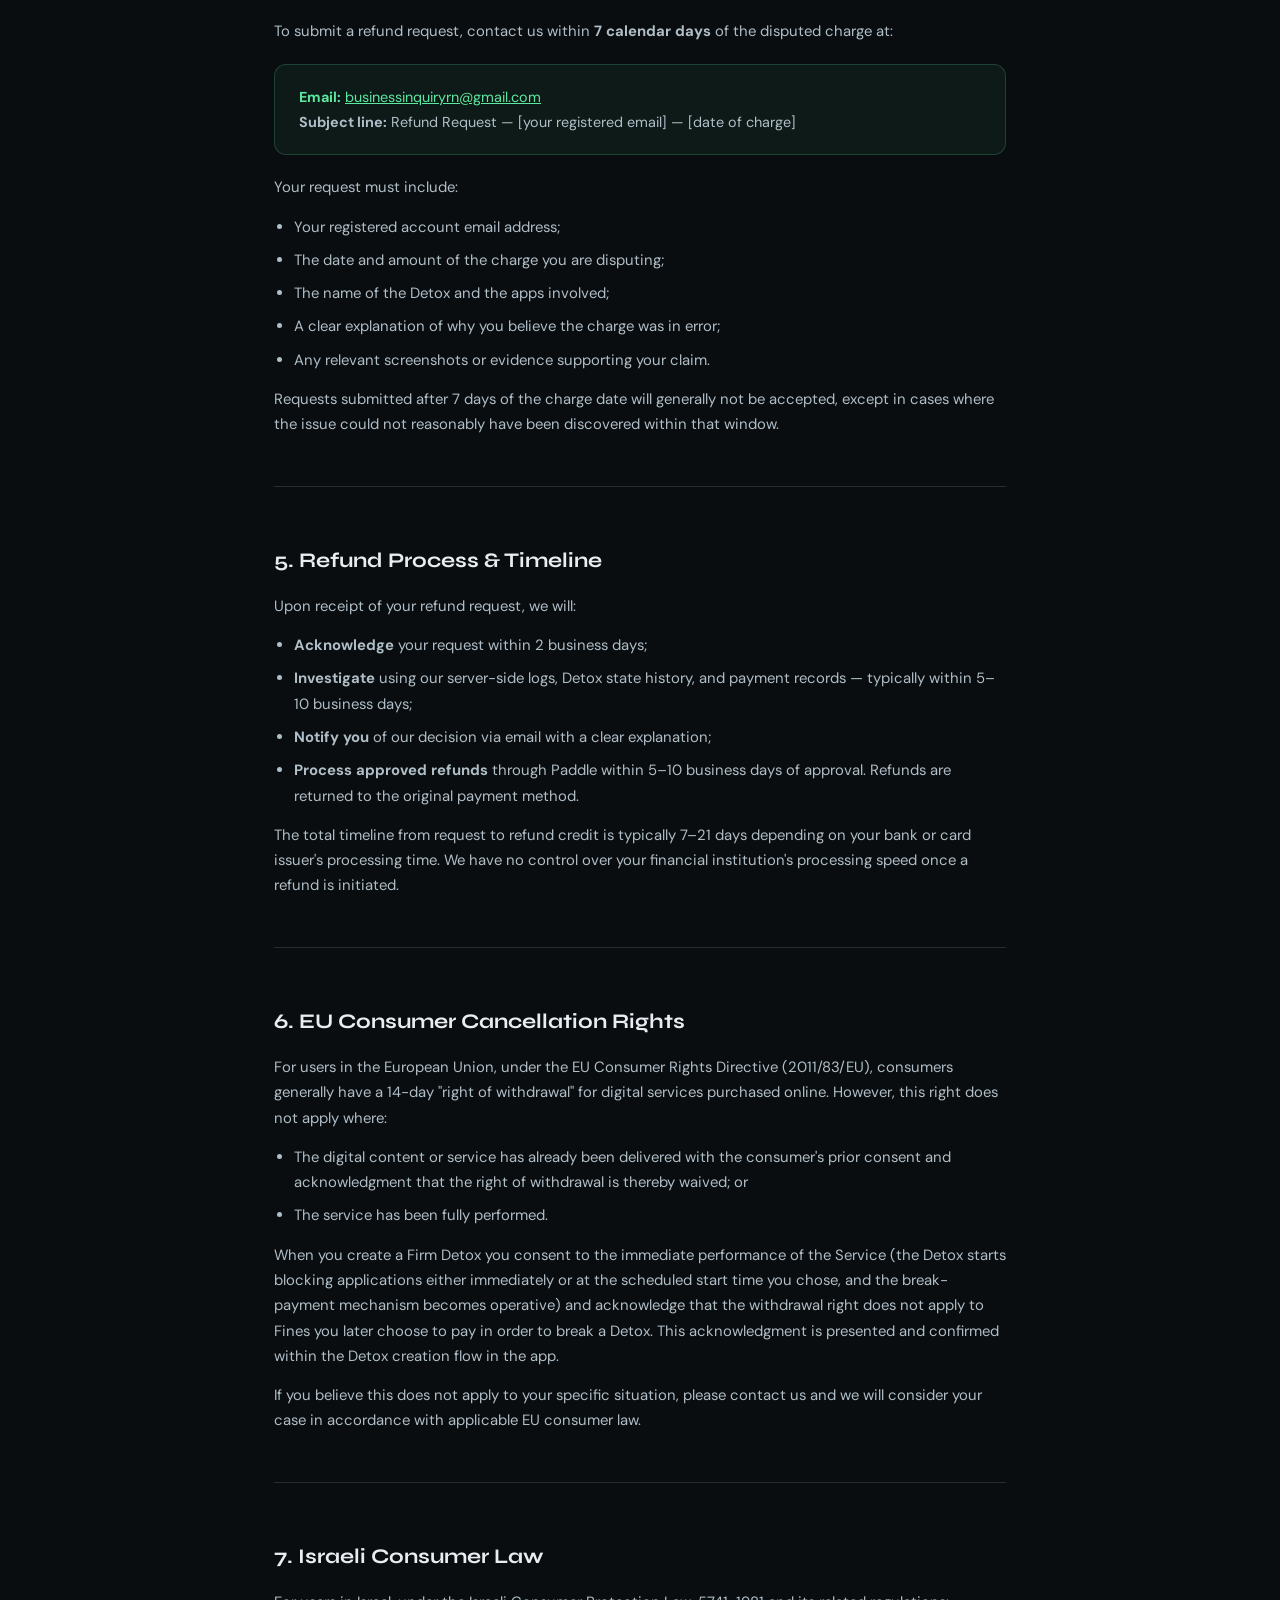
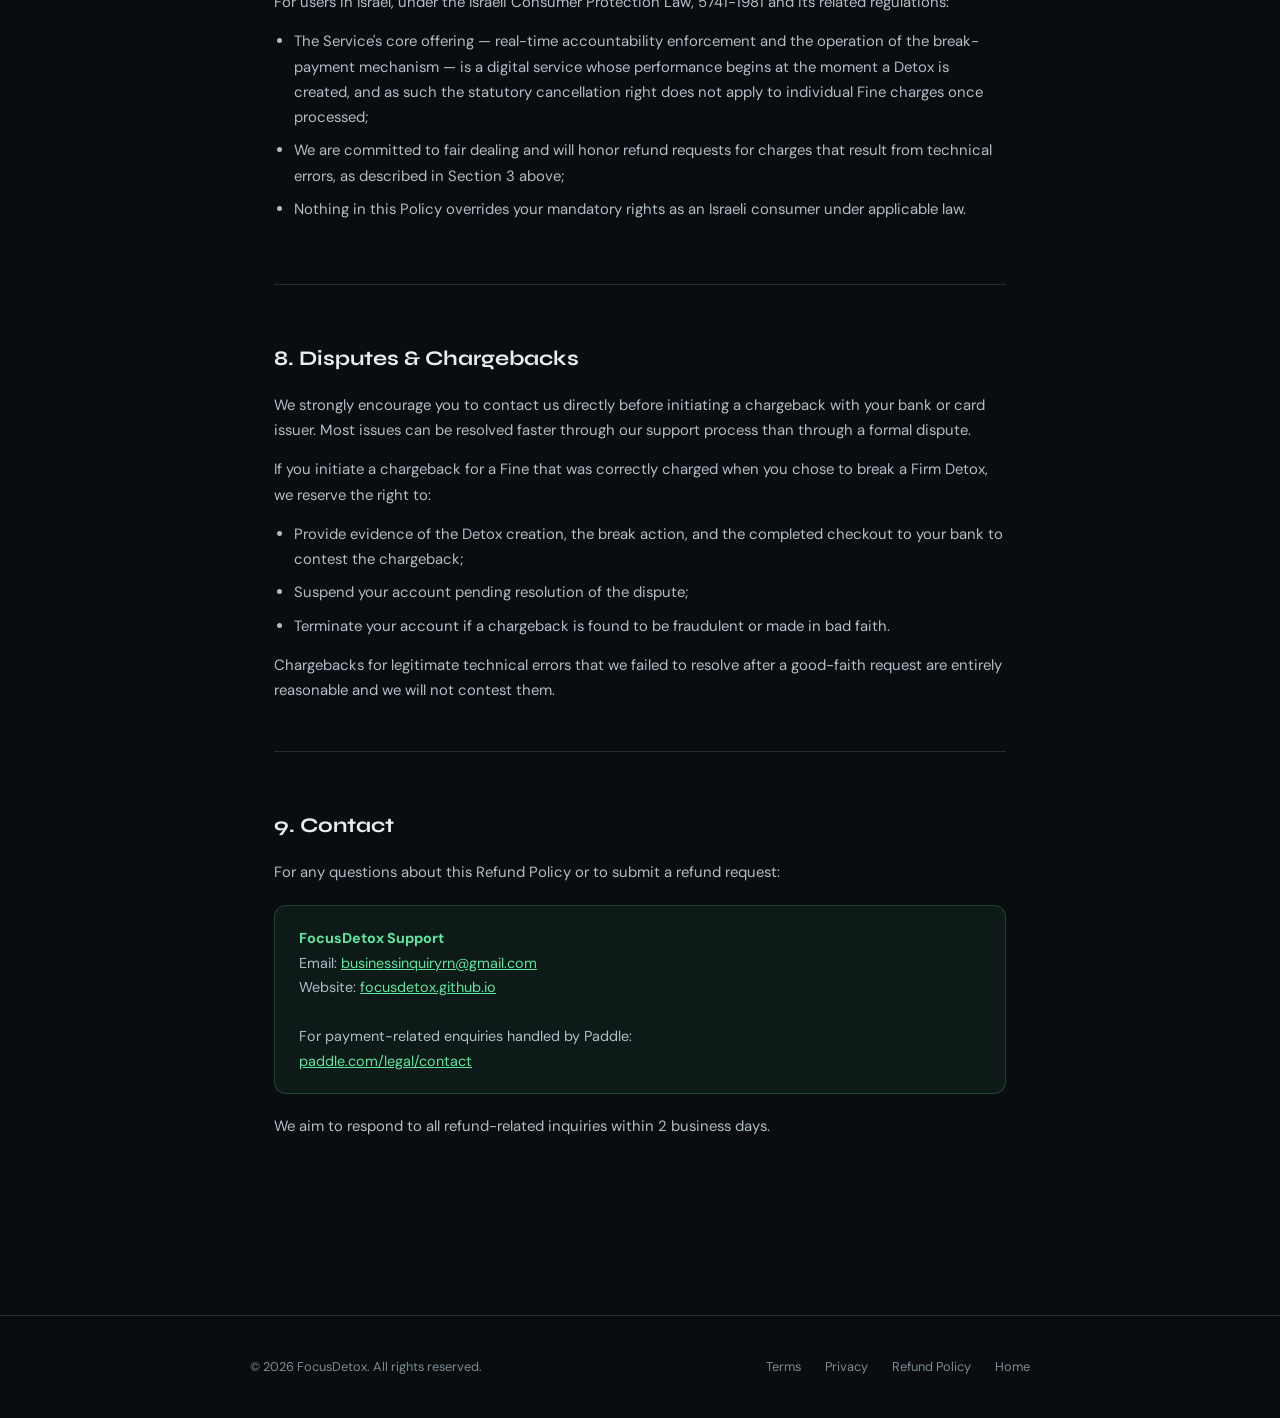
<file: refund.html>
<!DOCTYPE html>
<html lang="en">
<head>
  <meta charset="UTF-8" />
  <meta name="viewport" content="width=device-width, initial-scale=1.0" />
  <title>Refund Policy — FocusDetox</title>
  <link rel="preconnect" href="https://fonts.googleapis.com" />
  <link rel="preconnect" href="https://fonts.gstatic.com" crossorigin />
  <link href="https://fonts.googleapis.com/css2?family=Instrument+Serif:ital@0;1&family=Syne:wght@400;500;600;700;800&family=DM+Sans:ital,opsz,wght@0,9..40,300;0,9..40,400;0,9..40,500;1,9..40,300&display=swap" rel="stylesheet" />
  <link rel="stylesheet" href="refund.css" />
  <link rel="stylesheet" href="accessibility.css" />
</head>
<body>

<nav>
  <a href="index.html" class="logo">Focus<span>Detox</span></a>
  <a href="index.html" class="nav-back">← Back to Home</a>
</nav>

<div class="page-wrap">
  <div class="doc-badge">Legal Document</div>
  <h1>Refund Policy</h1>
  <div class="doc-meta">
    <strong>Last Updated:</strong> May 9, 2026
  </div>

  <div class="toc">
    <div class="toc-title">Table of Contents</div>
    <ol>
      <li><a href="#r1">Overview</a></li>
      <li><a href="#r2">Non-Refundable Charges (Pact Fines)</a></li>
      <li><a href="#r3">Eligible Refund Scenarios</a></li>
      <li><a href="#r4">How to Request a Refund</a></li>
      <li><a href="#r5">Refund Process &amp; Timeline</a></li>
      <li><a href="#r6">EU Consumer Cancellation Rights</a></li>
      <li><a href="#r7">Israeli Consumer Law</a></li>
      <li><a href="#r8">Disputes &amp; Chargebacks</a></li>
      <li><a href="#r9">Contact</a></li>
    </ol>
  </div>

  <div class="doc-section" id="r1">
    <h2>1. Overview</h2>
    <p>FocusDetox operates on a self-accountability model: you create time-bounded focus sessions ("Detoxes") and, for Firm Detoxes, choose a Fine amount that you must pay if you decide to break the Detox before it ends. A Fine is only ever charged when you yourself initiate a break and complete the Paddle checkout. Because you explicitly define and agree to these terms — twice, once at Detox creation and again at the checkout — our refund policy reflects the voluntary nature of these commitments.</p>
    <p>This Refund Policy applies to all charges processed through our payment processor, Paddle.com Market Limited ("Paddle"). All payments are processed by Paddle as our Merchant of Record. Refund requests related to billing errors by Paddle directly should also be submitted to Paddle at <a href="https://www.paddle.com/legal/contact" target="_blank" rel="noopener">paddle.com</a>.</p>

    <div class="highlight-box">
      <strong>Key principle:</strong> Fines you paid to break a Firm Detox are non-refundable. Charges resulting from technical errors on our side (e.g., duplicate charges) are eligible for full refunds. We evaluate all claims in good faith.
    </div>
  </div>

  <div class="doc-section" id="r2">
    <h2>2. Non-Refundable Charges (Firm Detox Break Fees)</h2>

    <div class="red-box">
      <strong>Fines paid to break a Firm Detox are non-refundable.</strong> When you create a Firm Detox you explicitly agree to: (1) the Detox window, (2) the Fine amount (minimum $1 USD per unit), and (3) that ending the Detox early requires paying that Fine. When you later choose to break the Detox, you re-confirm the Fine by completing the Paddle checkout. A charge that follows that two-step confirmation is the consequence of an agreement you entered into knowingly and voluntarily.
    </div>

    <p>The following are specifically non-refundable:</p>
    <ul>
      <li>Any Fine you paid in order to break a Firm Detox you created;</li>
      <li>Fines where you regret the Fine amount you originally chose;</li>
      <li>Fines where you wished, after the fact, that you had selected a Flex Detox instead of a Firm one;</li>
      <li>Fines you paid because you wanted to use a blocked application during an active Detox.</li>
    </ul>
    <p>This non-refund stance is fundamental to the accountability model — weakening it would undermine the product's core value for all users.</p>
  </div>

  <div class="doc-section" id="r3">
    <h2>3. Eligible Refund Scenarios</h2>
    <p>We recognize that technical issues can occur. The following scenarios may qualify for a full refund:</p>

    <h3>3.1 Technical Malfunction (Our Side)</h3>
    <p>If you were charged due to a documented technical error on our side — for example, a payment recorded for a Firm Detox break that you never initiated — you may be eligible for a full refund of that charge. We will investigate using our server-side logs.</p>

    <h3>3.2 Duplicate Charges</h3>
    <p>If your payment method was charged more than once for a single Detox break due to a payment processing error, the duplicate charge(s) will be refunded in full.</p>

    <h3>3.3 Unauthorized Account Access</h3>
    <p>If you can demonstrate that a Detox was created and broken (and a Fine paid) as a result of unauthorized access to your account (not by you or anyone you permitted to use your account), we will review the claim and may issue a refund. You must report this within 7 days of the charge and provide supporting information.</p>

    <h3>3.4 Service Outage Affecting an Active Detox</h3>
    <p>If FocusDetox experienced a service outage that materially affected the operation of an active Detox or the break payment flow in a way that caused you to be charged in error, we will evaluate the claim on a case-by-case basis.</p>

    <h3>What Is NOT Eligible</h3>
    <div class="flow">
      <div class="flow-title">Eligibility Quick Reference</div>
      <div class="flow-step">
        <div class="flow-badge badge-y">NOT ELIGIBLE</div>
        <div class="flow-text">You chose to break a Firm Detox and paid the Fine you set yourself</div>
      </div>
      <div class="flow-step">
        <div class="flow-badge badge-y">NOT ELIGIBLE</div>
        <div class="flow-text">You regret your choice of Lock Level (Firm vs. Flex) after the fact</div>
      </div>
      <div class="flow-step">
        <div class="flow-badge badge-y">NOT ELIGIBLE</div>
        <div class="flow-text">You changed your mind about the Fine amount after paying it</div>
      </div>
      <div class="flow-step">
        <div class="flow-badge badge-n">MAY BE ELIGIBLE</div>
        <div class="flow-text">You were charged for a Detox break you never initiated</div>
      </div>
      <div class="flow-step">
        <div class="flow-badge badge-n">MAY BE ELIGIBLE</div>
        <div class="flow-text">You were charged twice for the same Detox break</div>
      </div>
      <div class="flow-step">
        <div class="flow-badge badge-n">MAY BE ELIGIBLE</div>
        <div class="flow-text">Unauthorized access to your account resulted in the charge</div>
      </div>
    </div>
  </div>

  <div class="doc-section" id="r4">
    <h2>4. How to Request a Refund</h2>
    <p>To submit a refund request, contact us within <strong>7 calendar days</strong> of the disputed charge at:</p>
    <div class="green-box">
      <strong class="title">Email:</strong> <a href="mailto:businessinquiryrn@gmail.com">businessinquiryrn@gmail.com</a><br>
      <strong>Subject line:</strong> Refund Request — [your registered email] — [date of charge]
    </div>
    <p>Your request must include:</p>
    <ul>
      <li>Your registered account email address;</li>
      <li>The date and amount of the charge you are disputing;</li>
      <li>The name of the Detox and the apps involved;</li>
      <li>A clear explanation of why you believe the charge was in error;</li>
      <li>Any relevant screenshots or evidence supporting your claim.</li>
    </ul>
    <p>Requests submitted after 7 days of the charge date will generally not be accepted, except in cases where the issue could not reasonably have been discovered within that window.</p>
  </div>

  <div class="doc-section" id="r5">
    <h2>5. Refund Process &amp; Timeline</h2>
    <p>Upon receipt of your refund request, we will:</p>
    <ul>
      <li><strong>Acknowledge</strong> your request within 2 business days;</li>
      <li><strong>Investigate</strong> using our server-side logs, Detox state history, and payment records — typically within 5–10 business days;</li>
      <li><strong>Notify you</strong> of our decision via email with a clear explanation;</li>
      <li><strong>Process approved refunds</strong> through Paddle within 5–10 business days of approval. Refunds are returned to the original payment method.</li>
    </ul>
    <p>The total timeline from request to refund credit is typically 7–21 days depending on your bank or card issuer's processing time. We have no control over your financial institution's processing speed once a refund is initiated.</p>
  </div>

  <div class="doc-section" id="r6">
    <h2>6. EU Consumer Cancellation Rights</h2>
    <p>For users in the European Union, under the EU Consumer Rights Directive (2011/83/EU), consumers generally have a 14-day "right of withdrawal" for digital services purchased online. However, this right does not apply where:</p>
    <ul>
      <li>The digital content or service has already been delivered with the consumer's prior consent and acknowledgment that the right of withdrawal is thereby waived; or</li>
      <li>The service has been fully performed.</li>
    </ul>
    <p>When you create a Firm Detox you consent to the immediate performance of the Service (the Detox starts blocking applications either immediately or at the scheduled start time you chose, and the break-payment mechanism becomes operative) and acknowledge that the withdrawal right does not apply to Fines you later choose to pay in order to break a Detox. This acknowledgment is presented and confirmed within the Detox creation flow in the app.</p>
    <p>If you believe this does not apply to your specific situation, please contact us and we will consider your case in accordance with applicable EU consumer law.</p>
  </div>

  <div class="doc-section" id="r7">
    <h2>7. Israeli Consumer Law</h2>
    <p>For users in Israel, under the Israeli Consumer Protection Law, 5741-1981 and its related regulations:</p>
    <ul>
      <li>The Service's core offering — real-time accountability enforcement and the operation of the break-payment mechanism — is a digital service whose performance begins at the moment a Detox is created, and as such the statutory cancellation right does not apply to individual Fine charges once processed;</li>
      <li>We are committed to fair dealing and will honor refund requests for charges that result from technical errors, as described in Section 3 above;</li>
      <li>Nothing in this Policy overrides your mandatory rights as an Israeli consumer under applicable law.</li>
    </ul>
  </div>

  <div class="doc-section" id="r8">
    <h2>8. Disputes &amp; Chargebacks</h2>
    <p>We strongly encourage you to contact us directly before initiating a chargeback with your bank or card issuer. Most issues can be resolved faster through our support process than through a formal dispute.</p>
    <p>If you initiate a chargeback for a Fine that was correctly charged when you chose to break a Firm Detox, we reserve the right to:</p>
    <ul>
      <li>Provide evidence of the Detox creation, the break action, and the completed checkout to your bank to contest the chargeback;</li>
      <li>Suspend your account pending resolution of the dispute;</li>
      <li>Terminate your account if a chargeback is found to be fraudulent or made in bad faith.</li>
    </ul>
    <p>Chargebacks for legitimate technical errors that we failed to resolve after a good-faith request are entirely reasonable and we will not contest them.</p>
  </div>

  <div class="doc-section" id="r9">
    <h2>9. Contact</h2>
    <p>For any questions about this Refund Policy or to submit a refund request:</p>
    <div class="green-box">
      <strong class="title">FocusDetox Support</strong><br>
      Email: <a href="mailto:businessinquiryrn@gmail.com">businessinquiryrn@gmail.com</a><br>
      Website: <a href="https://focusdetox.github.io">focusdetox.github.io</a><br><br>
      For payment-related enquiries handled by Paddle:<br>
      <a href="https://www.paddle.com/legal/contact" target="_blank" rel="noopener">paddle.com/legal/contact</a>
    </div>
    <p>We aim to respond to all refund-related inquiries within 2 business days.</p>
  </div>
</div>

<footer>
  <div class="footer-bottom">
    <span>© 2026 FocusDetox. All rights reserved.</span>
    <div class="footer-links">
      <a href="terms.html">Terms</a>
      <a href="privacy.html">Privacy</a>
      <a href="refund.html">Refund Policy</a>
      <a href="index.html">Home</a>
    </div>
  </div>
</footer>

<script src="accessibility.js"></script>
</body>
</html>
</file>
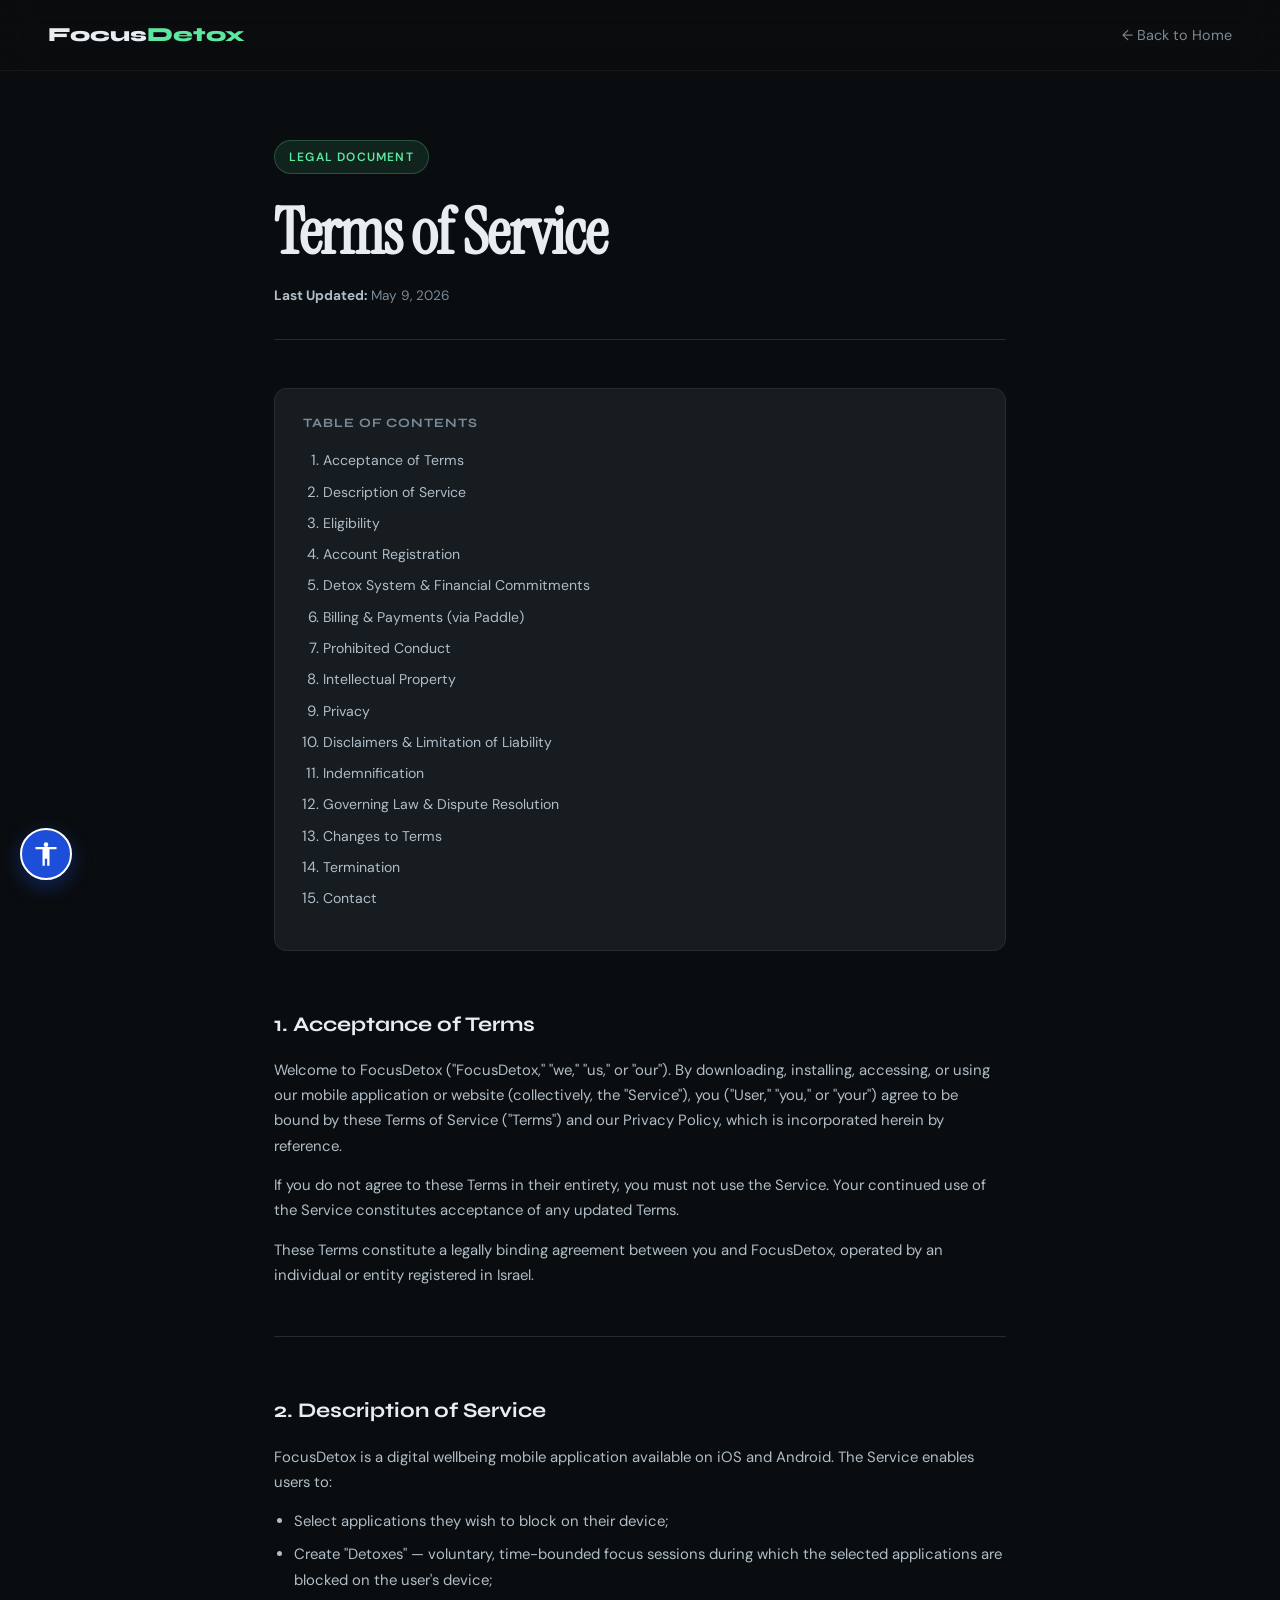
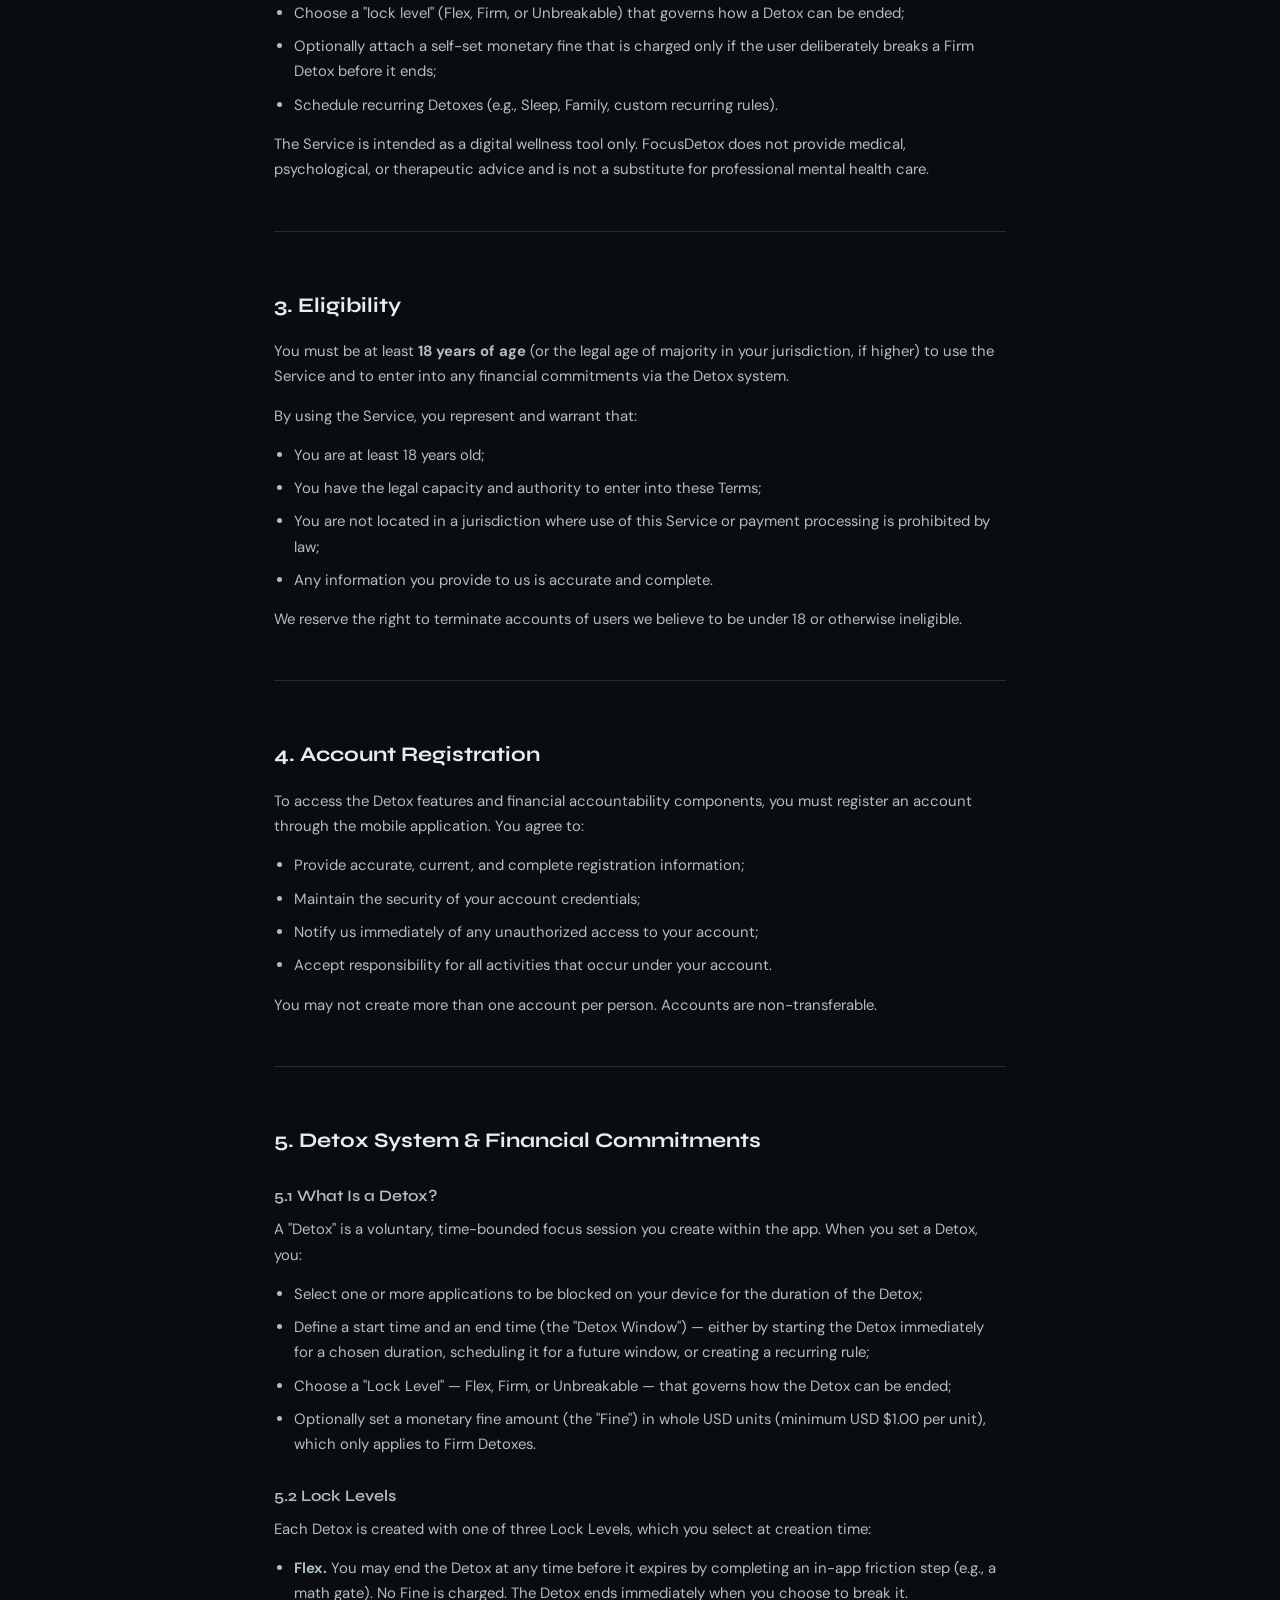
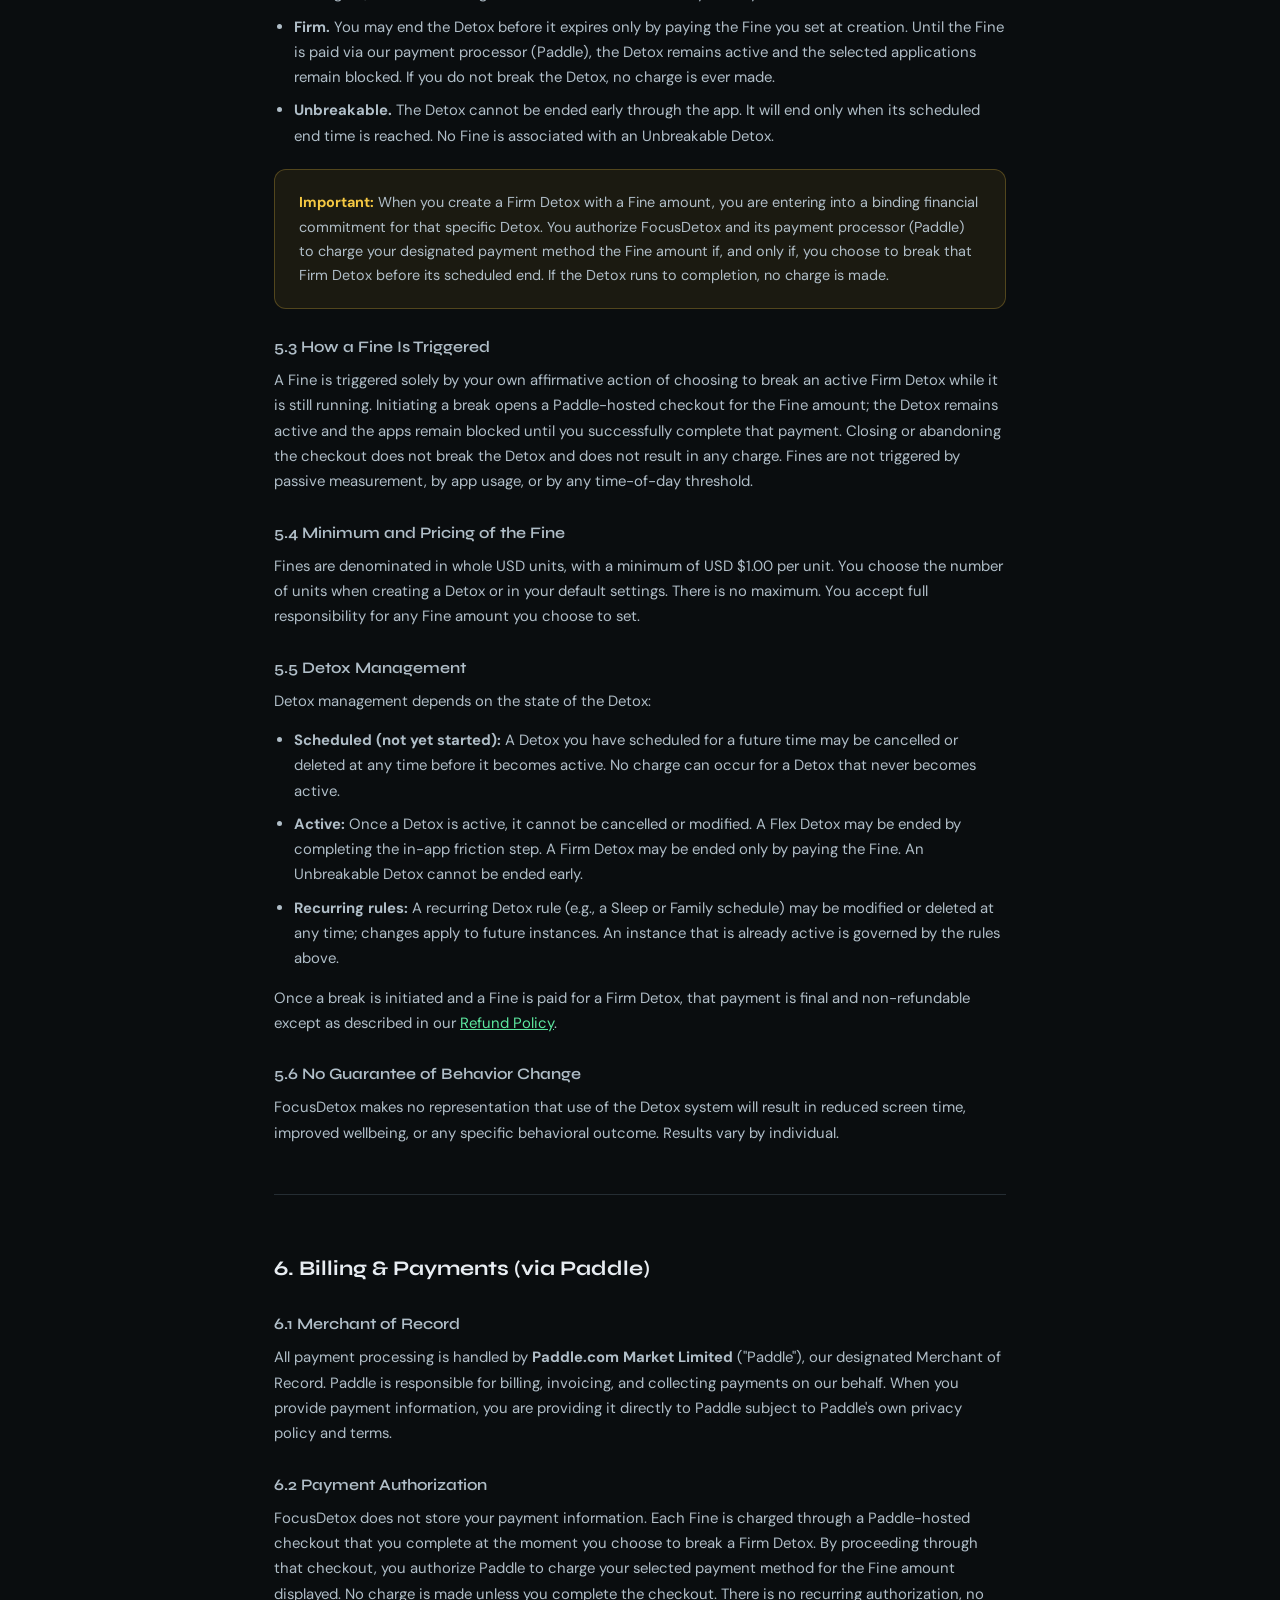
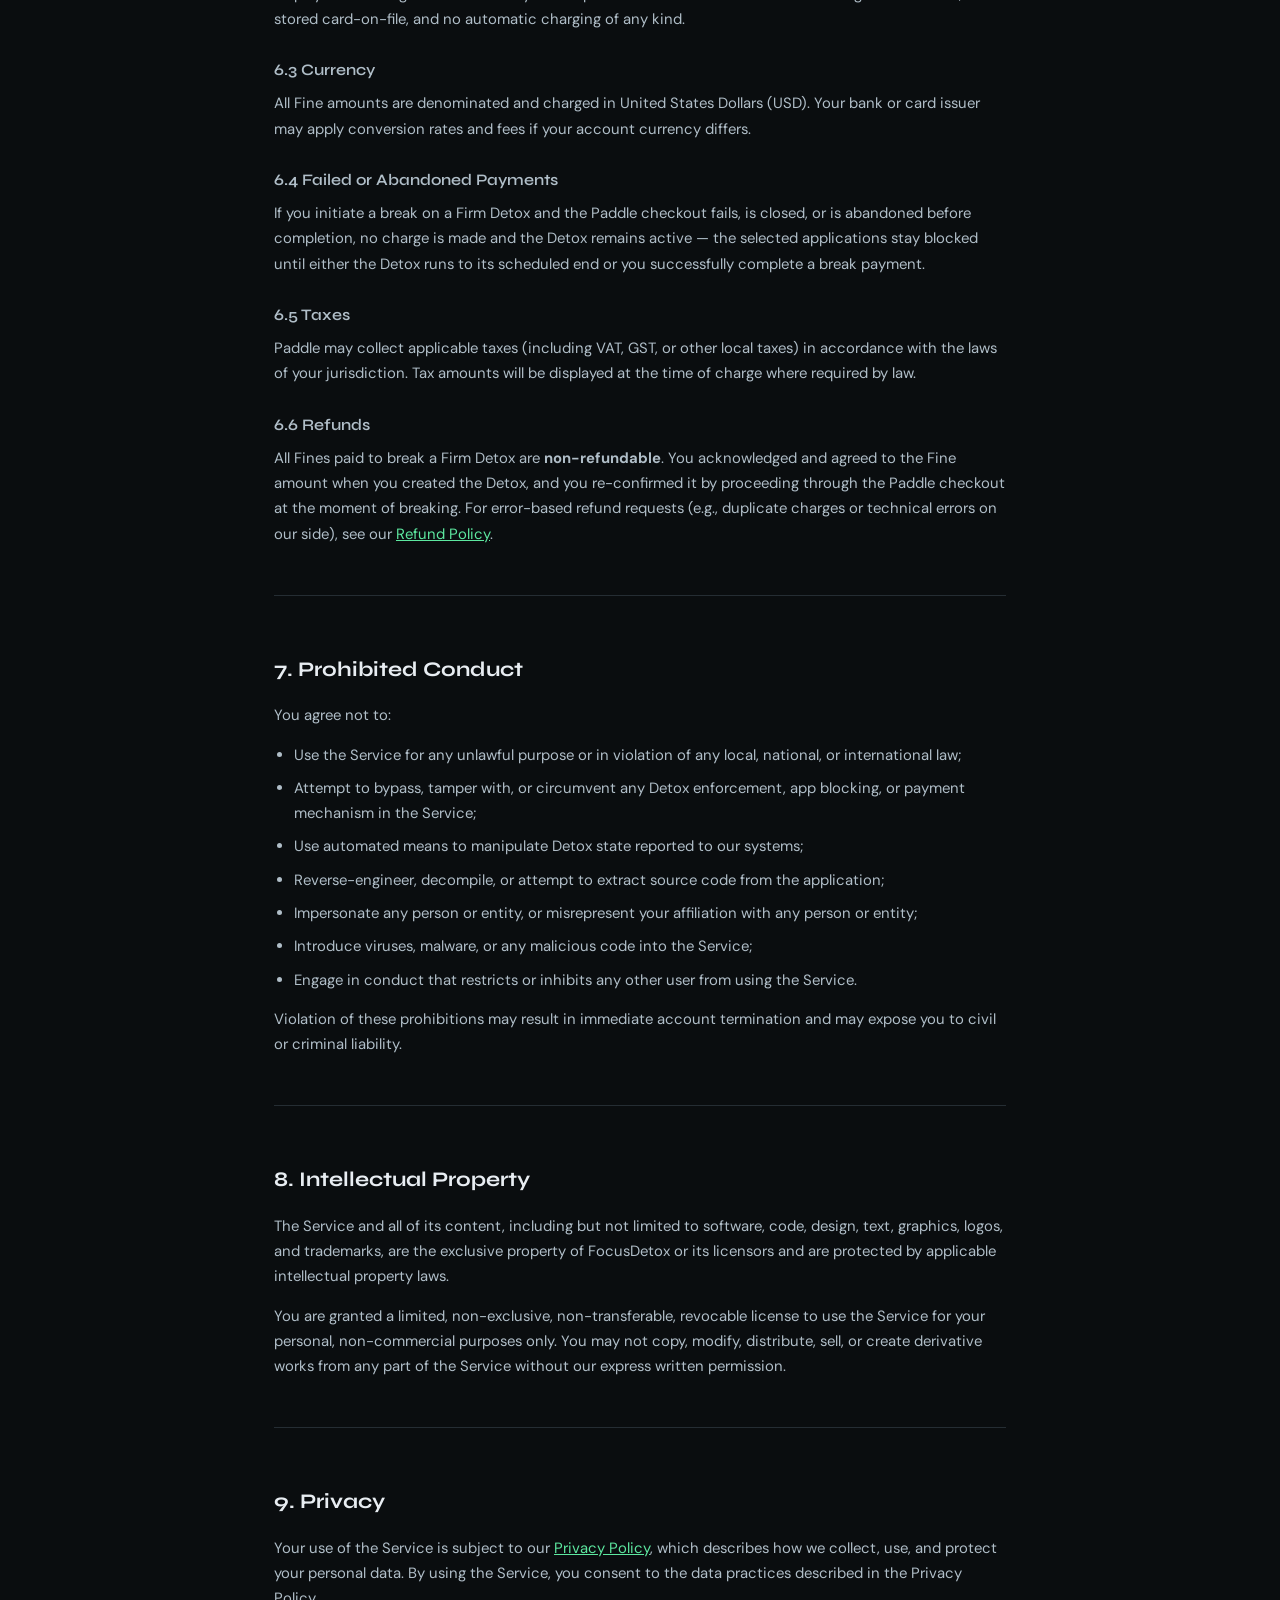
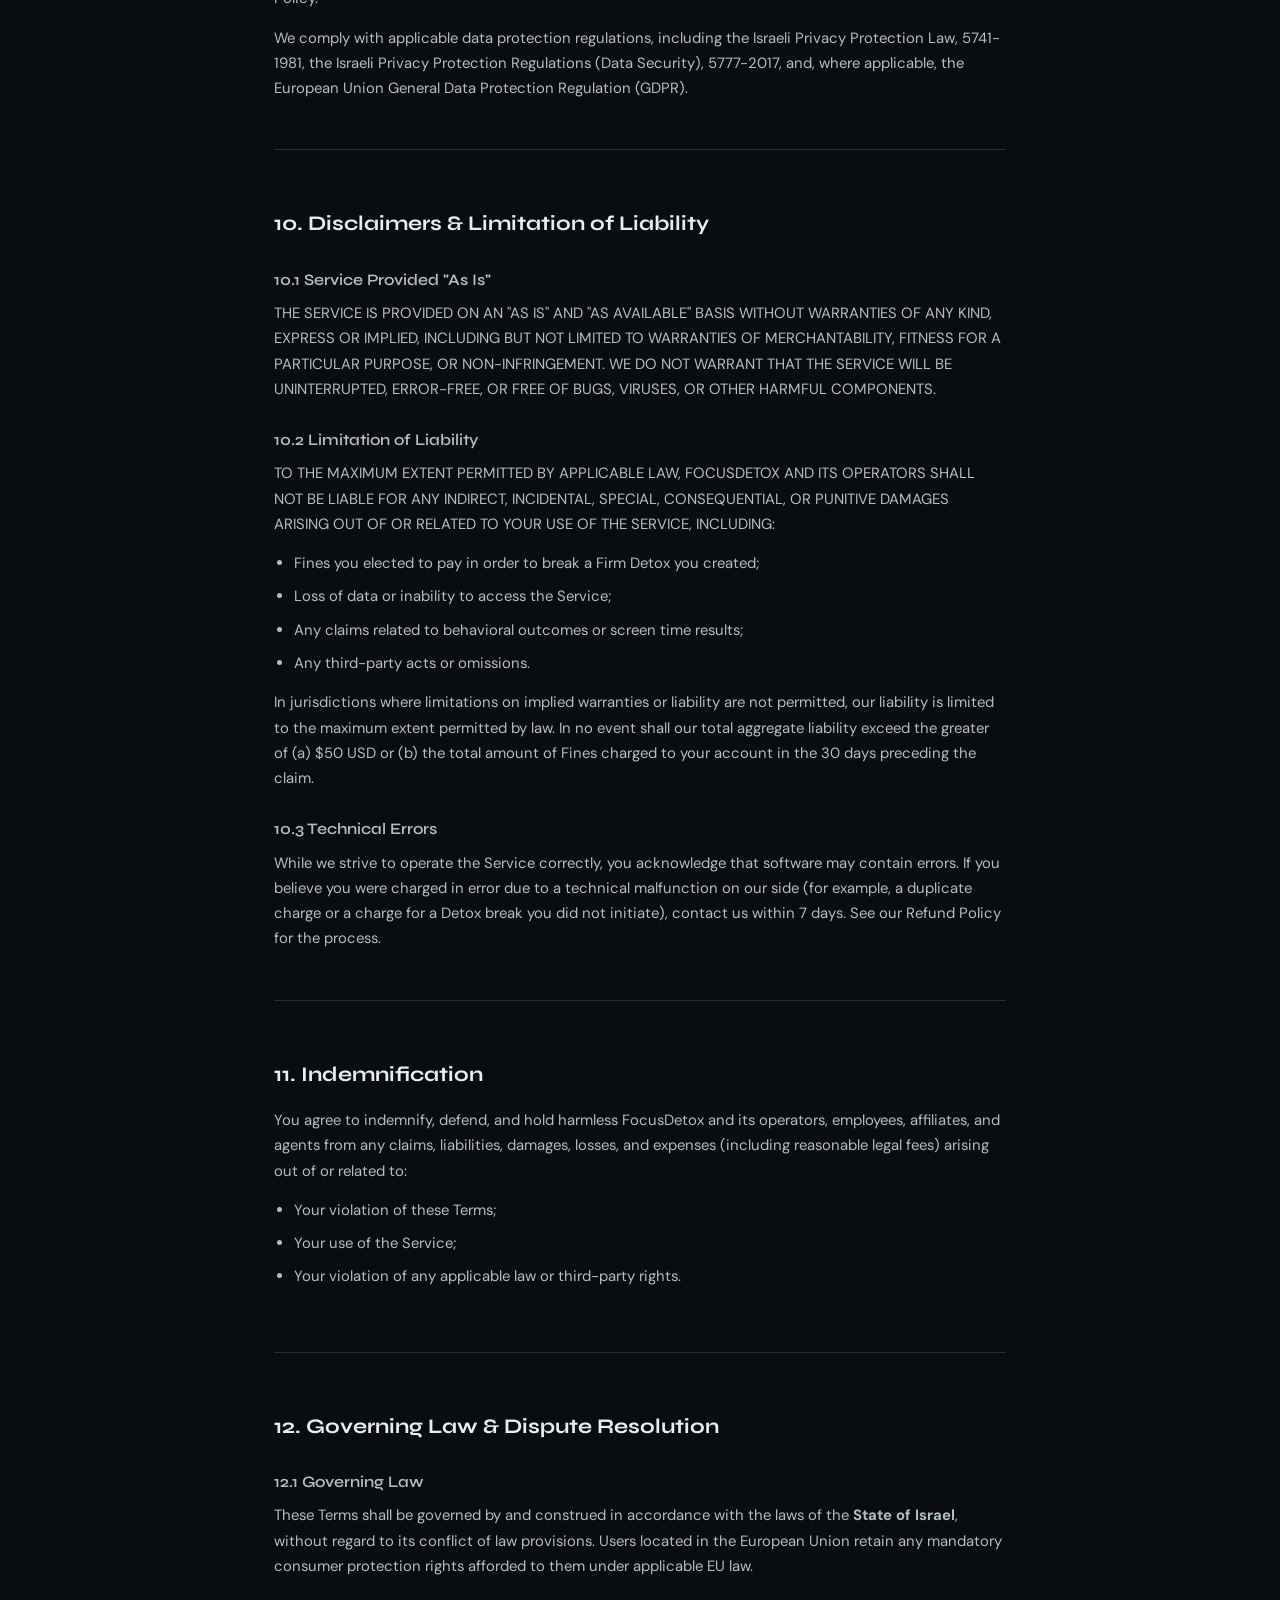
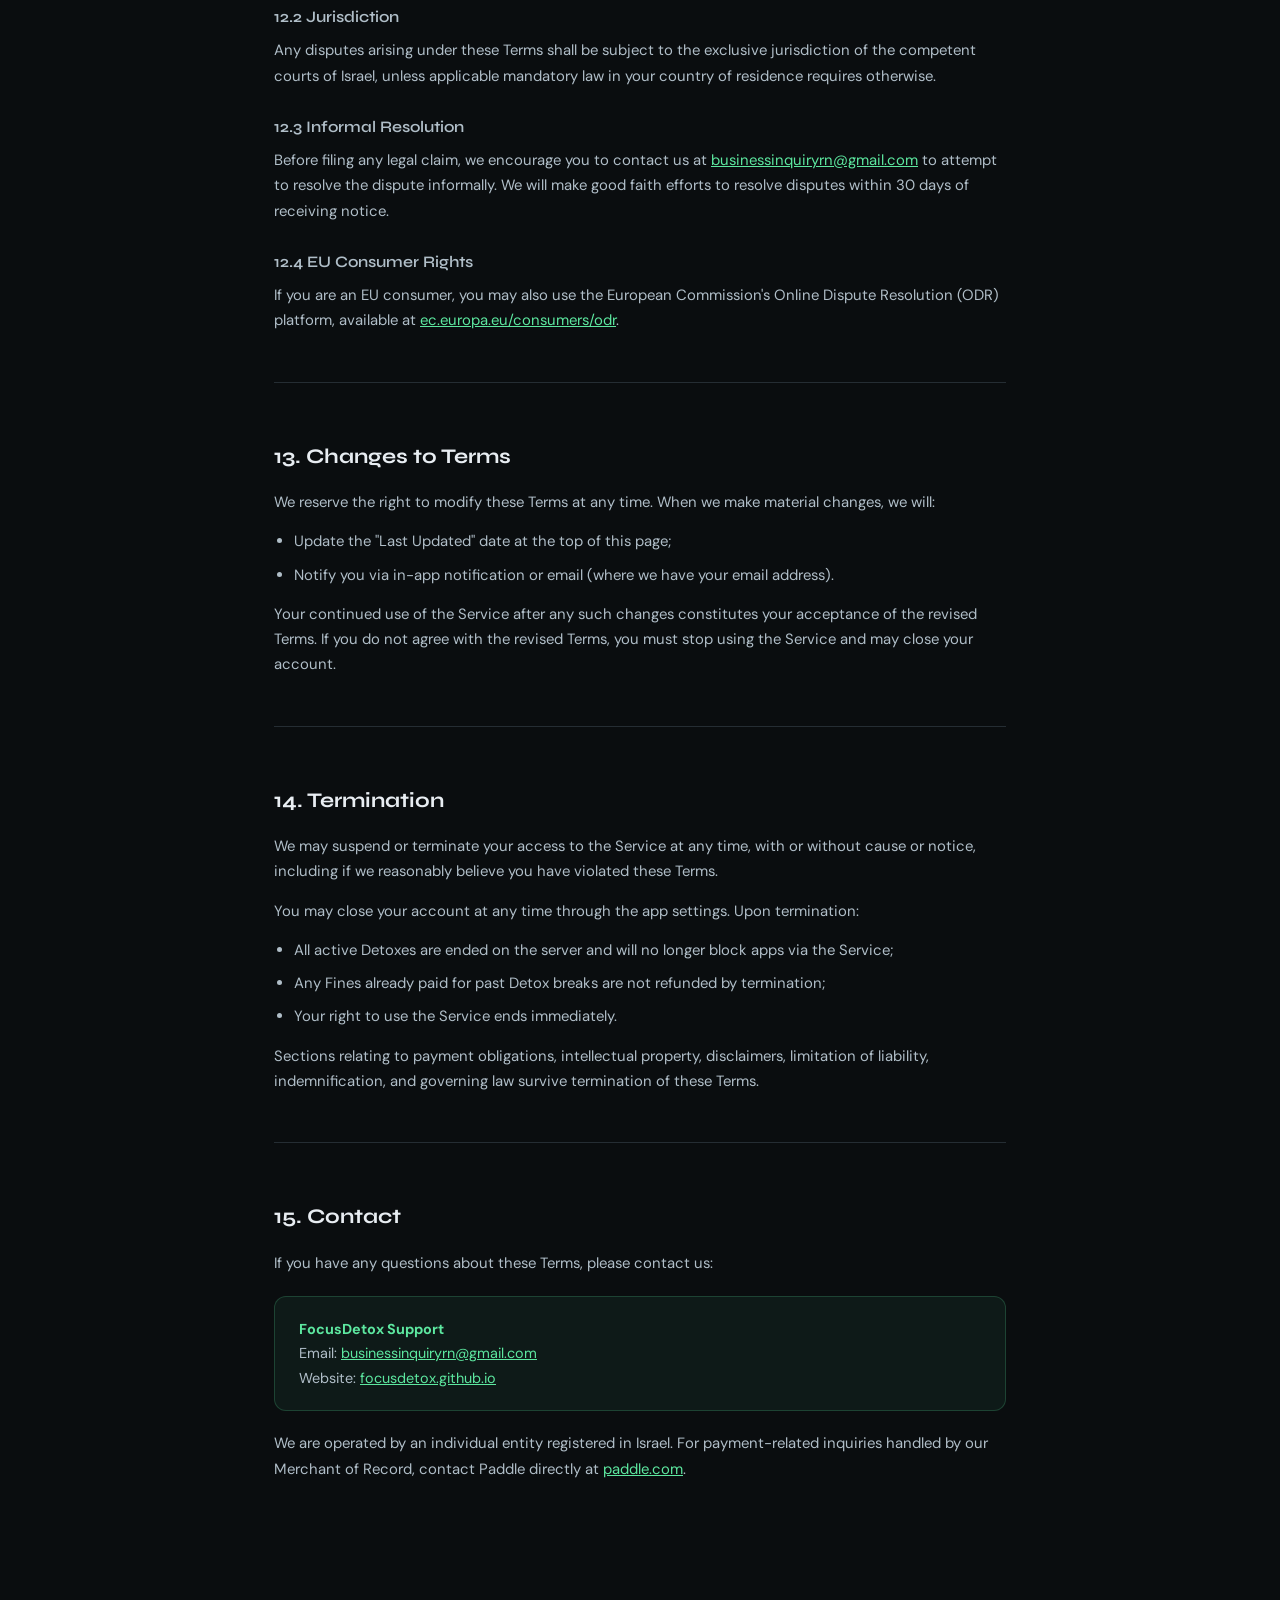
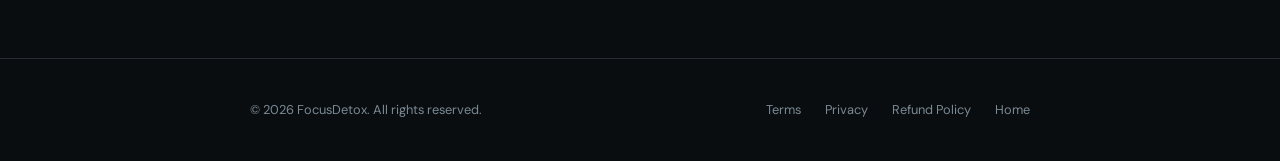
<file: terms.html>
<!DOCTYPE html>
<html lang="en">
<head>
  <meta charset="UTF-8" />
  <meta name="viewport" content="width=device-width, initial-scale=1.0" />
  <title>Terms of Service — FocusDetox</title>
  <link rel="preconnect" href="https://fonts.googleapis.com" />
  <link rel="preconnect" href="https://fonts.gstatic.com" crossorigin />
  <link href="https://fonts.googleapis.com/css2?family=Instrument+Serif:ital@0;1&family=Syne:wght@400;500;600;700;800&family=DM+Sans:ital,opsz,wght@0,9..40,300;0,9..40,400;0,9..40,500;1,9..40,300&display=swap" rel="stylesheet" />
  <link rel="stylesheet" href="terms.css" />
  <link rel="stylesheet" href="accessibility.css" />
</head>
<body>

<nav>
  <a href="index.html" class="logo">Focus<span>Detox</span></a>
  <a href="index.html" class="nav-back">← Back to Home</a>
</nav>

<div class="page-wrap">
  <div class="doc-badge">Legal Document</div>
  <h1>Terms of Service</h1>
  <div class="doc-meta">
    <strong>Last Updated:</strong> May 9, 2026
  </div>

  <div class="toc">
    <div class="toc-title">Table of Contents</div>
    <ol>
      <li><a href="#s1">Acceptance of Terms</a></li>
      <li><a href="#s2">Description of Service</a></li>
      <li><a href="#s3">Eligibility</a></li>
      <li><a href="#s4">Account Registration</a></li>
      <li><a href="#s5">Detox System &amp; Financial Commitments</a></li>
      <li><a href="#s6">Billing &amp; Payments (via Paddle)</a></li>
      <li><a href="#s7">Prohibited Conduct</a></li>
      <li><a href="#s8">Intellectual Property</a></li>
      <li><a href="#s9">Privacy</a></li>
      <li><a href="#s10">Disclaimers &amp; Limitation of Liability</a></li>
      <li><a href="#s11">Indemnification</a></li>
      <li><a href="#s12">Governing Law &amp; Dispute Resolution</a></li>
      <li><a href="#s13">Changes to Terms</a></li>
      <li><a href="#s14">Termination</a></li>
      <li><a href="#s15">Contact</a></li>
    </ol>
  </div>

  <div class="doc-section" id="s1">
    <h2>1. Acceptance of Terms</h2>
    <p>Welcome to FocusDetox ("FocusDetox," "we," "us," or "our"). By downloading, installing, accessing, or using our mobile application or website (collectively, the "Service"), you ("User," "you," or "your") agree to be bound by these Terms of Service ("Terms") and our Privacy Policy, which is incorporated herein by reference.</p>
    <p>If you do not agree to these Terms in their entirety, you must not use the Service. Your continued use of the Service constitutes acceptance of any updated Terms.</p>
    <p>These Terms constitute a legally binding agreement between you and FocusDetox, operated by an individual or entity registered in Israel.</p>
  </div>

  <div class="doc-section" id="s2">
    <h2>2. Description of Service</h2>
    <p>FocusDetox is a digital wellbeing mobile application available on iOS and Android. The Service enables users to:</p>
    <ul>
      <li>Select applications they wish to block on their device;</li>
      <li>Create "Detoxes" — voluntary, time-bounded focus sessions during which the selected applications are blocked on the user's device;</li>
      <li>Choose a "lock level" (Flex, Firm, or Unbreakable) that governs how a Detox can be ended;</li>
      <li>Optionally attach a self-set monetary fine that is charged only if the user deliberately breaks a Firm Detox before it ends;</li>
      <li>Schedule recurring Detoxes (e.g., Sleep, Family, custom recurring rules).</li>
    </ul>
    <p>The Service is intended as a digital wellness tool only. FocusDetox does not provide medical, psychological, or therapeutic advice and is not a substitute for professional mental health care.</p>
  </div>

  <div class="doc-section" id="s3">
    <h2>3. Eligibility</h2>
    <p>You must be at least <strong>18 years of age</strong> (or the legal age of majority in your jurisdiction, if higher) to use the Service and to enter into any financial commitments via the Detox system.</p>
    <p>By using the Service, you represent and warrant that:</p>
    <ul>
      <li>You are at least 18 years old;</li>
      <li>You have the legal capacity and authority to enter into these Terms;</li>
      <li>You are not located in a jurisdiction where use of this Service or payment processing is prohibited by law;</li>
      <li>Any information you provide to us is accurate and complete.</li>
    </ul>
    <p>We reserve the right to terminate accounts of users we believe to be under 18 or otherwise ineligible.</p>
  </div>

  <div class="doc-section" id="s4">
    <h2>4. Account Registration</h2>
    <p>To access the Detox features and financial accountability components, you must register an account through the mobile application. You agree to:</p>
    <ul>
      <li>Provide accurate, current, and complete registration information;</li>
      <li>Maintain the security of your account credentials;</li>
      <li>Notify us immediately of any unauthorized access to your account;</li>
      <li>Accept responsibility for all activities that occur under your account.</li>
    </ul>
    <p>You may not create more than one account per person. Accounts are non-transferable.</p>
  </div>

  <div class="doc-section" id="s5">
    <h2>5. Detox System &amp; Financial Commitments</h2>
    <h3>5.1 What Is a Detox?</h3>
    <p>A "Detox" is a voluntary, time-bounded focus session you create within the app. When you set a Detox, you:</p>
    <ul>
      <li>Select one or more applications to be blocked on your device for the duration of the Detox;</li>
      <li>Define a start time and an end time (the "Detox Window") — either by starting the Detox immediately for a chosen duration, scheduling it for a future window, or creating a recurring rule;</li>
      <li>Choose a "Lock Level" — Flex, Firm, or Unbreakable — that governs how the Detox can be ended;</li>
      <li>Optionally set a monetary fine amount (the "Fine") in whole USD units (minimum USD $1.00 per unit), which only applies to Firm Detoxes.</li>
    </ul>

    <h3>5.2 Lock Levels</h3>
    <p>Each Detox is created with one of three Lock Levels, which you select at creation time:</p>
    <ul>
      <li><strong>Flex.</strong> You may end the Detox at any time before it expires by completing an in-app friction step (e.g., a math gate). No Fine is charged. The Detox ends immediately when you choose to break it.</li>
      <li><strong>Firm.</strong> You may end the Detox before it expires only by paying the Fine you set at creation. Until the Fine is paid via our payment processor (Paddle), the Detox remains active and the selected applications remain blocked. If you do not break the Detox, no charge is ever made.</li>
      <li><strong>Unbreakable.</strong> The Detox cannot be ended early through the app. It will end only when its scheduled end time is reached. No Fine is associated with an Unbreakable Detox.</li>
    </ul>

    <div class="highlight-box">
      <strong>Important:</strong> When you create a Firm Detox with a Fine amount, you are entering into a binding financial commitment for that specific Detox. You authorize FocusDetox and its payment processor (Paddle) to charge your designated payment method the Fine amount if, and only if, you choose to break that Firm Detox before its scheduled end. If the Detox runs to completion, no charge is made.
    </div>

    <h3>5.3 How a Fine Is Triggered</h3>
    <p>A Fine is triggered solely by your own affirmative action of choosing to break an active Firm Detox while it is still running. Initiating a break opens a Paddle-hosted checkout for the Fine amount; the Detox remains active and the apps remain blocked until you successfully complete that payment. Closing or abandoning the checkout does not break the Detox and does not result in any charge. Fines are not triggered by passive measurement, by app usage, or by any time-of-day threshold.</p>

    <h3>5.4 Minimum and Pricing of the Fine</h3>
    <p>Fines are denominated in whole USD units, with a minimum of USD $1.00 per unit. You choose the number of units when creating a Detox or in your default settings. There is no maximum. You accept full responsibility for any Fine amount you choose to set.</p>

    <h3>5.5 Detox Management</h3>
    <p>Detox management depends on the state of the Detox:</p>
    <ul>
      <li><strong>Scheduled (not yet started):</strong> A Detox you have scheduled for a future time may be cancelled or deleted at any time before it becomes active. No charge can occur for a Detox that never becomes active.</li>
      <li><strong>Active:</strong> Once a Detox is active, it cannot be cancelled or modified. A Flex Detox may be ended by completing the in-app friction step. A Firm Detox may be ended only by paying the Fine. An Unbreakable Detox cannot be ended early.</li>
      <li><strong>Recurring rules:</strong> A recurring Detox rule (e.g., a Sleep or Family schedule) may be modified or deleted at any time; changes apply to future instances. An instance that is already active is governed by the rules above.</li>
    </ul>
    <p>Once a break is initiated and a Fine is paid for a Firm Detox, that payment is final and non-refundable except as described in our <a href="refund.html">Refund Policy</a>.</p>

    <h3>5.6 No Guarantee of Behavior Change</h3>
    <p>FocusDetox makes no representation that use of the Detox system will result in reduced screen time, improved wellbeing, or any specific behavioral outcome. Results vary by individual.</p>
  </div>

  <div class="doc-section" id="s6">
    <h2>6. Billing &amp; Payments (via Paddle)</h2>
    <h3>6.1 Merchant of Record</h3>
    <p>All payment processing is handled by <strong>Paddle.com Market Limited</strong> ("Paddle"), our designated Merchant of Record. Paddle is responsible for billing, invoicing, and collecting payments on our behalf. When you provide payment information, you are providing it directly to Paddle subject to Paddle's own privacy policy and terms.</p>

    <h3>6.2 Payment Authorization</h3>
    <p>FocusDetox does not store your payment information. Each Fine is charged through a Paddle-hosted checkout that you complete at the moment you choose to break a Firm Detox. By proceeding through that checkout, you authorize Paddle to charge your selected payment method for the Fine amount displayed. No charge is made unless you complete the checkout. There is no recurring authorization, no stored card-on-file, and no automatic charging of any kind.</p>

    <h3>6.3 Currency</h3>
    <p>All Fine amounts are denominated and charged in United States Dollars (USD). Your bank or card issuer may apply conversion rates and fees if your account currency differs.</p>

    <h3>6.4 Failed or Abandoned Payments</h3>
    <p>If you initiate a break on a Firm Detox and the Paddle checkout fails, is closed, or is abandoned before completion, no charge is made and the Detox remains active — the selected applications stay blocked until either the Detox runs to its scheduled end or you successfully complete a break payment.</p>

    <h3>6.5 Taxes</h3>
    <p>Paddle may collect applicable taxes (including VAT, GST, or other local taxes) in accordance with the laws of your jurisdiction. Tax amounts will be displayed at the time of charge where required by law.</p>

    <h3>6.6 Refunds</h3>
    <p>All Fines paid to break a Firm Detox are <strong>non-refundable</strong>. You acknowledged and agreed to the Fine amount when you created the Detox, and you re-confirmed it by proceeding through the Paddle checkout at the moment of breaking. For error-based refund requests (e.g., duplicate charges or technical errors on our side), see our <a href="refund.html">Refund Policy</a>.</p>
  </div>

  <div class="doc-section" id="s7">
    <h2>7. Prohibited Conduct</h2>
    <p>You agree not to:</p>
    <ul>
      <li>Use the Service for any unlawful purpose or in violation of any local, national, or international law;</li>
      <li>Attempt to bypass, tamper with, or circumvent any Detox enforcement, app blocking, or payment mechanism in the Service;</li>
      <li>Use automated means to manipulate Detox state reported to our systems;</li>
      <li>Reverse-engineer, decompile, or attempt to extract source code from the application;</li>
      <li>Impersonate any person or entity, or misrepresent your affiliation with any person or entity;</li>
      <li>Introduce viruses, malware, or any malicious code into the Service;</li>
      <li>Engage in conduct that restricts or inhibits any other user from using the Service.</li>
    </ul>
    <p>Violation of these prohibitions may result in immediate account termination and may expose you to civil or criminal liability.</p>
  </div>

  <div class="doc-section" id="s8">
    <h2>8. Intellectual Property</h2>
    <p>The Service and all of its content, including but not limited to software, code, design, text, graphics, logos, and trademarks, are the exclusive property of FocusDetox or its licensors and are protected by applicable intellectual property laws.</p>
    <p>You are granted a limited, non-exclusive, non-transferable, revocable license to use the Service for your personal, non-commercial purposes only. You may not copy, modify, distribute, sell, or create derivative works from any part of the Service without our express written permission.</p>
  </div>

  <div class="doc-section" id="s9">
    <h2>9. Privacy</h2>
    <p>Your use of the Service is subject to our <a href="privacy.html">Privacy Policy</a>, which describes how we collect, use, and protect your personal data. By using the Service, you consent to the data practices described in the Privacy Policy.</p>
    <p>We comply with applicable data protection regulations, including the Israeli Privacy Protection Law, 5741-1981, the Israeli Privacy Protection Regulations (Data Security), 5777-2017, and, where applicable, the European Union General Data Protection Regulation (GDPR).</p>
  </div>

  <div class="doc-section" id="s10">
    <h2>10. Disclaimers &amp; Limitation of Liability</h2>
    <h3>10.1 Service Provided "As Is"</h3>
    <p>THE SERVICE IS PROVIDED ON AN "AS IS" AND "AS AVAILABLE" BASIS WITHOUT WARRANTIES OF ANY KIND, EXPRESS OR IMPLIED, INCLUDING BUT NOT LIMITED TO WARRANTIES OF MERCHANTABILITY, FITNESS FOR A PARTICULAR PURPOSE, OR NON-INFRINGEMENT. WE DO NOT WARRANT THAT THE SERVICE WILL BE UNINTERRUPTED, ERROR-FREE, OR FREE OF BUGS, VIRUSES, OR OTHER HARMFUL COMPONENTS.</p>

    <h3>10.2 Limitation of Liability</h3>
    <p>TO THE MAXIMUM EXTENT PERMITTED BY APPLICABLE LAW, FOCUSDETOX AND ITS OPERATORS SHALL NOT BE LIABLE FOR ANY INDIRECT, INCIDENTAL, SPECIAL, CONSEQUENTIAL, OR PUNITIVE DAMAGES ARISING OUT OF OR RELATED TO YOUR USE OF THE SERVICE, INCLUDING:</p>
    <ul>
      <li>Fines you elected to pay in order to break a Firm Detox you created;</li>
      <li>Loss of data or inability to access the Service;</li>
      <li>Any claims related to behavioral outcomes or screen time results;</li>
      <li>Any third-party acts or omissions.</li>
    </ul>
    <p>In jurisdictions where limitations on implied warranties or liability are not permitted, our liability is limited to the maximum extent permitted by law. In no event shall our total aggregate liability exceed the greater of (a) $50 USD or (b) the total amount of Fines charged to your account in the 30 days preceding the claim.</p>

    <h3>10.3 Technical Errors</h3>
    <p>While we strive to operate the Service correctly, you acknowledge that software may contain errors. If you believe you were charged in error due to a technical malfunction on our side (for example, a duplicate charge or a charge for a Detox break you did not initiate), contact us within 7 days. See our Refund Policy for the process.</p>
  </div>

  <div class="doc-section" id="s11">
    <h2>11. Indemnification</h2>
    <p>You agree to indemnify, defend, and hold harmless FocusDetox and its operators, employees, affiliates, and agents from any claims, liabilities, damages, losses, and expenses (including reasonable legal fees) arising out of or related to:</p>
    <ul>
      <li>Your violation of these Terms;</li>
      <li>Your use of the Service;</li>
      <li>Your violation of any applicable law or third-party rights.</li>
    </ul>
  </div>

  <div class="doc-section" id="s12">
    <h2>12. Governing Law &amp; Dispute Resolution</h2>
    <h3>12.1 Governing Law</h3>
    <p>These Terms shall be governed by and construed in accordance with the laws of the <strong>State of Israel</strong>, without regard to its conflict of law provisions. Users located in the European Union retain any mandatory consumer protection rights afforded to them under applicable EU law.</p>

    <h3>12.2 Jurisdiction</h3>
    <p>Any disputes arising under these Terms shall be subject to the exclusive jurisdiction of the competent courts of Israel, unless applicable mandatory law in your country of residence requires otherwise.</p>

    <h3>12.3 Informal Resolution</h3>
    <p>Before filing any legal claim, we encourage you to contact us at <a href="mailto:businessinquiryrn@gmail.com">businessinquiryrn@gmail.com</a> to attempt to resolve the dispute informally. We will make good faith efforts to resolve disputes within 30 days of receiving notice.</p>

    <h3>12.4 EU Consumer Rights</h3>
    <p>If you are an EU consumer, you may also use the European Commission's Online Dispute Resolution (ODR) platform, available at <a href="https://ec.europa.eu/consumers/odr" target="_blank" rel="noopener">ec.europa.eu/consumers/odr</a>.</p>
  </div>

  <div class="doc-section" id="s13">
    <h2>13. Changes to Terms</h2>
    <p>We reserve the right to modify these Terms at any time. When we make material changes, we will:</p>
    <ul>
      <li>Update the "Last Updated" date at the top of this page;</li>
      <li>Notify you via in-app notification or email (where we have your email address).</li>
    </ul>
    <p>Your continued use of the Service after any such changes constitutes your acceptance of the revised Terms. If you do not agree with the revised Terms, you must stop using the Service and may close your account.</p>
  </div>

  <div class="doc-section" id="s14">
    <h2>14. Termination</h2>
    <p>We may suspend or terminate your access to the Service at any time, with or without cause or notice, including if we reasonably believe you have violated these Terms.</p>
    <p>You may close your account at any time through the app settings. Upon termination:</p>
    <ul>
      <li>All active Detoxes are ended on the server and will no longer block apps via the Service;</li>
      <li>Any Fines already paid for past Detox breaks are not refunded by termination;</li>
      <li>Your right to use the Service ends immediately.</li>
    </ul>
    <p>Sections relating to payment obligations, intellectual property, disclaimers, limitation of liability, indemnification, and governing law survive termination of these Terms.</p>
  </div>

  <div class="doc-section" id="s15">
    <h2>15. Contact</h2>
    <p>If you have any questions about these Terms, please contact us:</p>
    <div class="green-box">
      <strong class="title">FocusDetox Support</strong><br>
      Email: <a href="mailto:businessinquiryrn@gmail.com">businessinquiryrn@gmail.com</a><br>
      Website: <a href="https://focusdetox.github.io">focusdetox.github.io</a>
    </div>
    <p>We are operated by an individual entity registered in Israel. For payment-related inquiries handled by our Merchant of Record, contact Paddle directly at <a href="https://www.paddle.com/legal/contact" target="_blank" rel="noopener">paddle.com</a>.</p>
  </div>
</div>

<footer>
  <div class="footer-bottom">
    <span>© 2026 FocusDetox. All rights reserved.</span>
    <div class="footer-links">
      <a href="terms.html">Terms</a>
      <a href="privacy.html">Privacy</a>
      <a href="refund.html">Refund Policy</a>
      <a href="index.html">Home</a>
    </div>
  </div>
</footer>

<script src="accessibility.js"></script>
</body>
</html>
</file>
<file: index.css>
*, *::before, *::after { box-sizing: border-box; margin: 0; padding: 0; }

:root {
  --bg: #0a0d0f;
  --bg2: #111518;
  --card: #161c20;
  --card2: #1d2428;
  --border: #252d33;
  --green: #5de8a0;
  --green-dim: #2a5c42;
  --amber: #f5c842;
  --amber-dim: #5c4a10;
  --text: #e8edf2;
  --muted: #7a8a96;
  --soft: #b0bec8;
  --radius: 20px;
  --radius-sm: 12px;
}

html { scroll-behavior: smooth; }

body {
  font-family: 'DM Sans', sans-serif;
  background: var(--bg);
  color: var(--text);
  overflow-x: hidden;
  line-height: 1.6;
}

/* NAV */
nav {
  position: fixed;
  top: 0; left: 0; right: 0;
  z-index: 100;
  display: flex;
  align-items: center;
  justify-content: space-between;
  padding: 18px 48px;
  background: rgba(10,13,15,0.85);
  backdrop-filter: blur(16px);
  border-bottom: 1px solid rgba(255,255,255,0.05);
}

.logo {
  font-family: 'Syne', sans-serif;
  font-weight: 800;
  font-size: 1.25rem;
  color: var(--text);
  text-decoration: none;
  letter-spacing: -0.02em;
}

.logo span { color: var(--green); }

.nav-links {
  display: flex;
  gap: 36px;
  list-style: none;
}

.nav-links a {
  color: var(--muted);
  text-decoration: none;
  font-size: 0.9rem;
  font-weight: 500;
  transition: color 0.2s;
}

.nav-links a:hover { color: var(--text); }

.nav-cta {
  background: var(--green);
  color: #0a0d0f;
  border: none;
  padding: 10px 24px;
  border-radius: 100px;
  font-family: 'Syne', sans-serif;
  font-weight: 700;
  font-size: 0.9rem;
  cursor: pointer;
  text-decoration: none;
  transition: opacity 0.2s, transform 0.2s;
}

.nav-cta:hover { opacity: 0.88; transform: translateY(-1px); }

/* HERO */
.hero {
  min-height: 100vh;
  display: flex;
  flex-direction: column;
  align-items: center;
  justify-content: center;
  text-align: center;
  padding: 140px 24px 80px;
  position: relative;
  overflow: hidden;
}

.hero::before {
  content: '';
  position: absolute;
  top: -200px; left: 50%;
  transform: translateX(-50%);
  width: 900px; height: 900px;
  background: radial-gradient(ellipse, rgba(93,232,160,0.12) 0%, transparent 65%);
  pointer-events: none;
}

.hero-badge {
  display: inline-flex;
  align-items: center;
  gap: 8px;
  background: rgba(93,232,160,0.1);
  border: 1px solid rgba(93,232,160,0.25);
  border-radius: 100px;
  padding: 6px 16px;
  font-size: 0.8rem;
  color: var(--green);
  font-weight: 500;
  margin-bottom: 32px;
  letter-spacing: 0.03em;
  text-transform: uppercase;
}

.hero-badge::before { content: '●'; font-size: 0.6rem; animation: pulse 2s ease-in-out infinite; }

@keyframes pulse {
  0%, 100% { opacity: 1; }
  50% { opacity: 0.3; }
}

h1 {
  font-family: 'Instrument Serif', serif;
  font-size: clamp(3.2rem, 8vw, 7rem);
  line-height: 1.0;
  letter-spacing: -0.02em;
  max-width: 900px;
  margin-bottom: 24px;
}

h1 em {
  font-style: italic;
  color: var(--green);
}

.hero-sub {
  font-size: clamp(1rem, 2vw, 1.25rem);
  color: var(--soft);
  max-width: 560px;
  margin-bottom: 48px;
  font-weight: 300;
  line-height: 1.7;
}

.hero-actions {
  display: flex;
  gap: 16px;
  justify-content: center;
  flex-wrap: wrap;
  margin-bottom: 72px;
}

.store-btn {
  display: inline-flex;
  align-items: center;
  gap: 12px;
  background: var(--card2);
  border: 1px solid var(--border);
  border-radius: var(--radius-sm);
  padding: 14px 24px;
  color: var(--text);
  text-decoration: none;
  transition: border-color 0.2s, background 0.2s, transform 0.2s;
  min-width: 190px;
}

.store-btn:hover {
  border-color: var(--green);
  background: rgba(93,232,160,0.06);
  transform: translateY(-2px);
}

.store-btn svg { flex-shrink: 0; }

.store-btn-text { text-align: left; }
.store-btn-label { display: block; font-size: 0.68rem; color: var(--muted); text-transform: uppercase; letter-spacing: 0.08em; }
.store-btn-name { display: block; font-family: 'Syne', sans-serif; font-weight: 700; font-size: 1rem; }

/* PHONE MOCKUP */
.phone-wrap {
  position: relative;
  display: inline-block;
}

.phone-frame {
  width: 280px;
  height: 560px;
  background: var(--card);
  border-radius: 40px;
  border: 2px solid var(--border);
  overflow: hidden;
  position: relative;
  box-shadow: 0 60px 120px rgba(0,0,0,0.6), 0 0 0 1px rgba(255,255,255,0.04);
}

.phone-screen {
  width: 100%;
  height: 100%;
  display: flex;
  flex-direction: column;
  background: linear-gradient(160deg, #0f1a14 0%, #0a0d0f 100%);
  padding: 48px 20px 24px;
  gap: 16px;
}

.phone-header {
  text-align: center;
}

.phone-header-title {
  font-family: 'Syne', sans-serif;
  font-weight: 700;
  font-size: 0.75rem;
  color: var(--green);
  letter-spacing: 0.1em;
  text-transform: uppercase;
}

.pact-card {
  background: rgba(93,232,160,0.08);
  border: 1px solid rgba(93,232,160,0.2);
  border-radius: 14px;
  padding: 14px;
}

.pact-card-label { font-size: 0.65rem; color: var(--muted); text-transform: uppercase; letter-spacing: 0.06em; }
.pact-card-app { font-family: 'Syne', sans-serif; font-weight: 700; font-size: 0.95rem; margin: 4px 0 8px; }

.pact-bar-bg {
  height: 6px;
  background: rgba(255,255,255,0.08);
  border-radius: 3px;
  overflow: hidden;
}

.pact-bar-fill {
  height: 100%;
  background: var(--green);
  border-radius: 3px;
  width: 62%;
  animation: barload 2s ease-out;
}

@keyframes barload { from { width: 0; } }

.pact-meta { display: flex; justify-content: space-between; margin-top: 6px; font-size: 0.62rem; color: var(--muted); }

.fine-card {
  background: rgba(245,200,66,0.08);
  border: 1px solid rgba(245,200,66,0.2);
  border-radius: 14px;
  padding: 14px;
  display: flex;
  align-items: center;
  justify-content: space-between;
}

.fine-label { font-size: 0.65rem; color: var(--muted); text-transform: uppercase; letter-spacing: 0.06em; }
.fine-amount { font-family: 'Syne', sans-serif; font-weight: 800; font-size: 1.5rem; color: var(--amber); }

.fine-shield { font-size: 2rem; }

.pact-list { display: flex; flex-direction: column; gap: 8px; flex: 1; }

.pact-item {
  background: var(--card2);
  border: 1px solid var(--border);
  border-radius: 10px;
  padding: 10px 12px;
  display: flex;
  align-items: center;
  gap: 10px;
  font-size: 0.72rem;
}

.pact-dot { width: 8px; height: 8px; border-radius: 50%; flex-shrink: 0; }
.pact-dot.green { background: var(--green); }
.pact-dot.amber { background: var(--amber); }
.pact-dot.red { background: #ff6b6b; }

.pact-item-name { font-weight: 500; flex: 1; }
.pact-item-time { color: var(--muted); }

/* SECTION SHARED */
section { padding: 100px 24px; }

.container { max-width: 1100px; margin: 0 auto; }

.section-label {
  display: inline-block;
  font-size: 0.75rem;
  font-weight: 600;
  color: var(--green);
  text-transform: uppercase;
  letter-spacing: 0.1em;
  margin-bottom: 16px;
}

h2 {
  font-family: 'Instrument Serif', serif;
  font-size: clamp(2.4rem, 5vw, 4rem);
  line-height: 1.08;
  letter-spacing: -0.02em;
  margin-bottom: 20px;
}

h2 em { font-style: italic; color: var(--green); }

.section-sub {
  color: var(--soft);
  font-size: 1.05rem;
  max-width: 560px;
  line-height: 1.7;
  font-weight: 300;
}

/* HOW IT WORKS */
.how-wrap {
  display: grid;
  grid-template-columns: 1fr 1fr;
  gap: 60px;
  align-items: center;
  margin-top: 64px;
}

.steps { display: flex; flex-direction: column; gap: 0; }

.step {
  display: flex;
  gap: 24px;
  padding: 28px 0;
  border-bottom: 1px solid var(--border);
  position: relative;
}

.step:last-child { border-bottom: none; }

.step-num {
  font-family: 'Syne', sans-serif;
  font-weight: 800;
  font-size: 2.5rem;
  color: var(--border);
  line-height: 1;
  min-width: 52px;
  transition: color 0.3s;
}

.step:hover .step-num { color: var(--green); }

.step-text h3 {
  font-family: 'Syne', sans-serif;
  font-weight: 700;
  font-size: 1.1rem;
  margin-bottom: 8px;
}

.step-text p { color: var(--soft); font-size: 0.92rem; line-height: 1.7; }

.how-visual {
  background: var(--card);
  border: 1px solid var(--border);
  border-radius: var(--radius);
  padding: 40px 32px;
  display: flex;
  flex-direction: column;
  gap: 20px;
}

.visual-pact-big {
  background: linear-gradient(135deg, rgba(93,232,160,0.12), rgba(93,232,160,0.04));
  border: 1px solid rgba(93,232,160,0.2);
  border-radius: var(--radius-sm);
  padding: 24px;
}

.vpb-header { display: flex; justify-content: space-between; align-items: center; margin-bottom: 16px; }
.vpb-app { font-family: 'Syne', sans-serif; font-weight: 700; font-size: 1.1rem; }
.vpb-status { font-size: 0.75rem; background: rgba(93,232,160,0.15); color: var(--green); padding: 4px 10px; border-radius: 100px; }

.vpb-timer { font-family: 'Syne', sans-serif; font-weight: 800; font-size: 2.5rem; color: var(--green); margin-bottom: 12px; }

.vpb-remaining { font-size: 0.75rem; color: var(--muted); margin-bottom: 8px; }

.vpb-progress { height: 8px; background: rgba(255,255,255,0.08); border-radius: 4px; overflow: hidden; }
.vpb-progress-fill { height: 100%; background: linear-gradient(90deg, var(--green), #7effc0); border-radius: 4px; width: 38%; }

.vpb-footer { display: flex; justify-content: space-between; margin-top: 8px; font-size: 0.78rem; color: var(--muted); }

.pact-pledge {
  background: var(--card2);
  border: 1px solid var(--border);
  border-radius: var(--radius-sm);
  padding: 18px;
  display: flex;
  align-items: center;
  gap: 16px;
}

.pact-pledge.success { background: rgba(93,232,160,0.05); border-color: rgba(93,232,160,0.15); }

.pledge-icon { font-size: 1.8rem; }
.pledge-text { flex: 1; }
.pledge-title { font-family: 'Syne', sans-serif; font-weight: 700; font-size: 0.9rem; margin-bottom: 4px; }
.pledge-desc { font-size: 0.78rem; color: var(--muted); }
.pledge-amount { font-family: 'Syne', sans-serif; font-weight: 800; font-size: 1.25rem; color: var(--amber); }
.pledge-amount.success { font-size: 1.1rem; color: var(--green); }

/* FEATURES GRID */
.features-grid {
  display: grid;
  grid-template-columns: repeat(3, 1fr);
  gap: 16px;
  margin-top: 56px;
}

.feat-card {
  background: var(--card);
  border: 1px solid var(--border);
  border-radius: var(--radius);
  padding: 32px;
  transition: border-color 0.25s, transform 0.25s;
  position: relative;
  overflow: hidden;
}

.feat-card::before {
  content: '';
  position: absolute;
  inset: 0;
  background: radial-gradient(ellipse at top left, rgba(93,232,160,0.07) 0%, transparent 60%);
  opacity: 0;
  transition: opacity 0.3s;
}

.feat-card:hover { border-color: rgba(93,232,160,0.35); transform: translateY(-4px); }
.feat-card:hover::before { opacity: 1; }

.feat-card.wide { grid-column: span 2; }
.feat-card.amber-tint { background: rgba(245,200,66,0.04); }
.feat-card.amber-tint::before { background: radial-gradient(ellipse at top left, rgba(245,200,66,0.08) 0%, transparent 60%); }
.feat-card.amber-tint:hover { border-color: rgba(245,200,66,0.35); }

.feat-icon { font-size: 2rem; margin-bottom: 20px; }
.feat-card h3 {
  font-family: 'Syne', sans-serif;
  font-weight: 700;
  font-size: 1.15rem;
  margin-bottom: 10px;
}

.feat-card p { color: var(--soft); font-size: 0.88rem; line-height: 1.7; }

.feat-stat {
  font-family: 'Instrument Serif', serif;
  font-size: 3.5rem;
  color: var(--green);
  line-height: 1;
  margin: 24px 0 8px;
}

.feat-stat-amber { color: var(--amber); }

.feat-stat-suffix { font-size: 1.5rem; }

.feat-stat-caption { font-size: 0.82rem; color: var(--muted); }

/* PACT SECTION */
.pact-section {
  background: var(--bg2);
  border-top: 1px solid var(--border);
  border-bottom: 1px solid var(--border);
}

.pact-inner {
  display: grid;
  grid-template-columns: 1fr 1fr;
  gap: 80px;
  align-items: center;
}

.pact-explainer { display: flex; flex-direction: column; gap: 20px; margin-top: 40px; }

.pact-step {
  display: flex;
  gap: 16px;
  align-items: flex-start;
}

.ps-icon {
  width: 40px; height: 40px;
  background: rgba(93,232,160,0.1);
  border: 1px solid rgba(93,232,160,0.2);
  border-radius: 10px;
  display: flex;
  align-items: center;
  justify-content: center;
  font-size: 1.1rem;
  flex-shrink: 0;
}

.ps-text h4 { font-family: 'Syne', sans-serif; font-weight: 700; margin-bottom: 4px; font-size: 0.95rem; }
.ps-text p { color: var(--soft); font-size: 0.85rem; line-height: 1.65; }

.pact-demo {
  background: var(--card);
  border: 1px solid var(--border);
  border-radius: var(--radius);
  padding: 36px;
}

.pd-title { font-family: 'Syne', sans-serif; font-weight: 700; font-size: 0.8rem; color: var(--muted); text-transform: uppercase; letter-spacing: 0.08em; margin-bottom: 24px; }

.pd-app-row {
  display: flex;
  align-items: center;
  gap: 12px;
  padding: 12px 0;
  border-bottom: 1px solid var(--border);
}

.pd-app-row:last-of-type { border-bottom: none; }

.pd-app-icon {
  width: 36px; height: 36px;
  border-radius: 8px;
  display: flex; align-items: center; justify-content: center;
  font-size: 1.1rem;
  flex-shrink: 0;
}

.pd-app-icon.tt { background: rgba(255,100,100,0.15); }
.pd-app-icon.fb { background: rgba(100,150,255,0.15); }
.pd-app-icon.ig { background: rgba(255,180,50,0.15); }
.pd-app-icon.tw { background: rgba(50,200,100,0.15); }

.pd-app-name { font-weight: 500; font-size: 0.88rem; flex: 1; }
.pd-app-limit { font-size: 0.78rem; color: var(--muted); }
.pd-app-fine { font-family: 'Syne', sans-serif; font-weight: 700; font-size: 0.9rem; color: var(--amber); }

.pd-total {
  margin-top: 20px;
  padding: 16px;
  background: rgba(245,200,66,0.08);
  border: 1px solid rgba(245,200,66,0.2);
  border-radius: var(--radius-sm);
  display: flex;
  justify-content: space-between;
  align-items: center;
}

.pd-total-label { font-size: 0.85rem; color: var(--soft); }
.pd-total-label small { font-size: 0.72rem; color: var(--muted); }
.pd-total-amount { font-family: 'Syne', sans-serif; font-weight: 800; font-size: 1.4rem; color: var(--amber); }

/* CTA */
.cta-section {
  text-align: center;
  padding: 120px 24px;
  position: relative;
  overflow: hidden;
}

.cta-section::before {
  content: '';
  position: absolute;
  bottom: -100px; left: 50%;
  transform: translateX(-50%);
  width: 700px; height: 700px;
  background: radial-gradient(ellipse, rgba(93,232,160,0.08) 0%, transparent 65%);
  pointer-events: none;
}

.cta-section h2 { margin-bottom: 20px; }

.cta-section .section-sub { margin: 0 auto 48px; }

/* FEATURES SECTION OVERRIDE */
.features-section {
  background: var(--bg2);
  border-top: 1px solid var(--border);
  border-bottom: 1px solid var(--border);
}

/* FOOTER */
footer {
  border-top: 1px solid var(--border);
  padding: 48px;
}

.footer-inner {
  max-width: 1100px;
  margin: 0 auto;
  display: grid;
  grid-template-columns: 2fr 1fr 1fr 1fr;
  gap: 48px;
}

.footer-brand p { color: var(--muted); font-size: 0.85rem; line-height: 1.7; margin-top: 12px; max-width: 280px; }

.footer-col h4 {
  font-family: 'Syne', sans-serif;
  font-weight: 700;
  font-size: 0.8rem;
  text-transform: uppercase;
  letter-spacing: 0.08em;
  color: var(--soft);
  margin-bottom: 16px;
}

.footer-col ul { list-style: none; display: flex; flex-direction: column; gap: 10px; }
.footer-col a { color: var(--muted); text-decoration: none; font-size: 0.88rem; transition: color 0.2s; }
.footer-col a:hover { color: var(--text); }

.footer-bottom {
  max-width: 1100px;
  margin: 32px auto 0;
  padding-top: 24px;
  border-top: 1px solid var(--border);
  display: flex;
  justify-content: space-between;
  align-items: center;
  font-size: 0.8rem;
  color: var(--muted);
}

/* SCROLL REVEAL */
.reveal {
  opacity: 0;
  transform: translateY(24px);
  transition: opacity 0.6s ease, transform 0.6s ease;
}

.reveal.visible {
  opacity: 1;
  transform: none;
}

/* RESPONSIVE */
@media (max-width: 900px) {
  nav { padding: 16px 24px; }
  .nav-links { display: none; }
  .how-wrap { grid-template-columns: 1fr; }
  .features-grid { grid-template-columns: 1fr; }
  .feat-card.wide { grid-column: span 1; }
  .pact-inner { grid-template-columns: 1fr; gap: 40px; }
  .footer-inner { grid-template-columns: 1fr 1fr; gap: 32px; }
}

@media (max-width: 600px) {
  footer { padding: 40px 24px; }
  .footer-inner { grid-template-columns: 1fr; }
  .footer-bottom { flex-direction: column; gap: 8px; text-align: center; }
}
</file>
<file: accessibility.css>
/* ============================================================
   FocusDetox accessibility widget
   Targets WCAG 2.1 Level AA:
   - 1.4.3 / 1.4.11 contrast
   - 1.4.13 hover/focus content (Esc-dismissible, persistent)
   - 2.1.1 / 2.1.2 keyboard operable, no trap
   - 2.4.7 visible focus
   - 2.5.5 target size (52x52 button, 44+ option rows)
   - 3.2.4 consistent identification
   - 4.1.2 name/role/value
   ============================================================ */

/* Button: high-contrast blue (#1d4ed8 on #fff = 8.6:1) */
.a11y-btn {
  position: fixed;
  bottom: 20px;
  left: 20px;
  width: 52px;
  height: 52px;
  border-radius: 50%;
  background: #1d4ed8;
  color: #ffffff;
  border: 2px solid #ffffff;
  cursor: pointer;
  display: flex;
  align-items: center;
  justify-content: center;
  box-shadow: 0 6px 20px rgba(29, 78, 216, 0.4), 0 2px 6px rgba(0,0,0,0.2);
  z-index: 2147483646;
  transition: transform 0.2s ease, box-shadow 0.2s ease, background 0.2s ease;
  padding: 0;
  font-family: -apple-system, BlinkMacSystemFont, "Segoe UI", Roboto, "DM Sans", sans-serif;
}
.a11y-btn:hover { transform: scale(1.08); background: #1e40af; }
.a11y-btn:focus { outline: none; }
.a11y-btn:focus-visible {
  outline: 3px solid #fbbf24;
  outline-offset: 3px;
  box-shadow: 0 0 0 6px rgba(29, 78, 216, 0.25);
}
.a11y-btn svg { width: 28px; height: 28px; }

/* Panel */
.a11y-panel {
  position: fixed;
  bottom: 84px;
  left: 20px;
  width: 320px;
  max-width: calc(100vw - 40px);
  max-height: calc(100vh - 110px);
  overflow-y: auto;
  background: #ffffff;
  color: #111827;
  border-radius: 16px;
  box-shadow: 0 20px 50px rgba(0,0,0,0.28), 0 4px 12px rgba(0,0,0,0.12);
  padding: 18px 18px 16px;
  z-index: 2147483647;
  font-family: -apple-system, BlinkMacSystemFont, "Segoe UI", Roboto, "DM Sans", sans-serif;
  font-size: 14px;
  line-height: 1.5;
  display: none;
  border: 1px solid #d1d5db;
}
.a11y-panel.open { display: block; animation: a11yFadeIn 0.18s ease; }
@keyframes a11yFadeIn {
  from { opacity: 0; transform: translateY(8px); }
  to { opacity: 1; transform: translateY(0); }
}
.a11y-panel h3 {
  margin: 0 0 12px;
  font-size: 16px;
  font-weight: 700;
  color: #111827;
  font-family: inherit;
  padding-right: 32px;
}
.a11y-panel-close {
  position: absolute;
  top: 8px;
  right: 8px;
  width: 32px;
  height: 32px;
  border: none;
  background: transparent;
  cursor: pointer;
  font-size: 22px;
  line-height: 1;
  color: #374151;
  border-radius: 8px;
  font-family: inherit;
}
.a11y-panel-close:hover { background: #f3f4f6; color: #111827; }
.a11y-panel-close:focus { outline: none; }
.a11y-panel-close:focus-visible {
  outline: 3px solid #1d4ed8;
  outline-offset: 1px;
}

/* Options */
.a11y-options { display: flex; flex-direction: column; gap: 6px; }
.a11y-option {
  display: flex;
  align-items: center;
  gap: 10px;
  min-height: 44px;
  padding: 10px 12px;
  background: #ffffff;
  border: 2px solid #d1d5db;
  border-radius: 10px;
  cursor: pointer;
  transition: background 0.15s ease, border-color 0.15s ease;
  font-size: 14px;
  color: #111827;
  font-family: inherit;
  text-align: left;
  width: 100%;
}
.a11y-option:hover { background: #f3f4f6; border-color: #9ca3af; }
.a11y-option:focus { outline: none; }
.a11y-option:focus-visible {
  outline: 3px solid #1d4ed8;
  outline-offset: 2px;
  border-color: #1d4ed8;
}
.a11y-option.active {
  background: #eff6ff;
  border-color: #1d4ed8;
  color: #1e3a8a;
  font-weight: 600;
}
.a11y-option-icon {
  width: 24px;
  height: 24px;
  flex-shrink: 0;
  display: inline-flex;
  align-items: center;
  justify-content: center;
  font-weight: 700;
  font-size: 14px;
  color: #1d4ed8;
  background: #eff6ff;
  border-radius: 6px;
}
.a11y-option.active .a11y-option-icon { background: #1d4ed8; color: #ffffff; }
.a11y-option-label { flex: 1; }
.a11y-option-state {
  font-size: 11px;
  color: #4b5563;
  text-transform: uppercase;
  letter-spacing: 0.04em;
  font-weight: 700;
}
.a11y-option.active .a11y-option-state { color: #1d4ed8; }

.a11y-reset {
  margin-top: 12px;
  width: 100%;
  min-height: 44px;
  padding: 10px;
  background: #ffffff;
  border: 2px solid #d1d5db;
  border-radius: 10px;
  cursor: pointer;
  font-size: 13px;
  color: #374151;
  font-family: inherit;
  font-weight: 600;
}
.a11y-reset:hover { background: #fef2f2; color: #b91c1c; border-color: #ef4444; }
.a11y-reset:focus { outline: none; }
.a11y-reset:focus-visible {
  outline: 3px solid #1d4ed8;
  outline-offset: 2px;
  border-color: #1d4ed8;
}

/* ============================================================
   Applied accessibility modes
   ============================================================ */

/* Larger text — ~18% bump (WCAG 1.4.4) */
html.a11y-larger-text { font-size: 118%; }
html.a11y-larger-text body { line-height: 1.65; }

/* Increased spacing (WCAG 1.4.12) */
html.a11y-larger-spacing body,
html.a11y-larger-spacing body * {
  line-height: 1.8 !important;
  letter-spacing: 0.12em !important;
  word-spacing: 0.16em !important;
}
html.a11y-larger-spacing p,
html.a11y-larger-spacing li { margin-bottom: 0.6em !important; }

/* High contrast — pure black/white + yellow links (>=7:1) */
html.a11y-high-contrast,
html.a11y-high-contrast body {
  background: #000 !important;
  color: #fff !important;
}
html.a11y-high-contrast *:not(.a11y-btn):not(.a11y-btn *):not(.a11y-panel):not(.a11y-panel *) {
  background-color: transparent !important;
  background-image: none !important;
  color: #fff !important;
  border-color: #fff !important;
  text-shadow: none !important;
  box-shadow: none !important;
}
html.a11y-high-contrast a,
html.a11y-high-contrast a * { color: #ffd400 !important; text-decoration: underline !important; }
html.a11y-high-contrast button:not(.a11y-btn):not(.a11y-option):not(.a11y-reset):not(.a11y-panel-close),
html.a11y-high-contrast .nav-cta,
html.a11y-high-contrast .store-btn {
  background: #fff !important;
  color: #000 !important;
  border: 2px solid #fff !important;
}
html.a11y-high-contrast button:not(.a11y-btn) *:not(.a11y-option-state),
html.a11y-high-contrast .nav-cta *,
html.a11y-high-contrast .store-btn * { color: #000 !important; }
html.a11y-high-contrast img,
html.a11y-high-contrast video { filter: grayscale(1) contrast(1.2); }

/* Underline + Highlight Links (WCAG 1.4.1) */
html.a11y-underline-links a { text-decoration: underline !important; }
html.a11y-highlight-links a:not(.a11y-btn):not(.a11y-option):not(.a11y-reset):not(.a11y-panel-close) {
  background: #fff59d !important;
  color: #111827 !important;
  outline: 1px solid #f59e0b !important;
  text-decoration: underline !important;
}

/* Reduce motion (WCAG 2.3.3) */
html.a11y-reduce-motion *,
html.a11y-reduce-motion *::before,
html.a11y-reduce-motion *::after {
  animation-duration: 0.001s !important;
  animation-iteration-count: 1 !important;
  transition-duration: 0.001s !important;
  scroll-behavior: auto !important;
}

/* Pause animations entirely (WCAG 2.2.2) */
html.a11y-pause-animations *,
html.a11y-pause-animations *::before,
html.a11y-pause-animations *::after {
  animation-play-state: paused !important;
  animation: none !important;
  transition: none !important;
}

/* Grayscale — applied to body so widget (in <html>) stays in color */
html.a11y-grayscale body { filter: grayscale(1); }

/* Bigger cursor — large SVG arrow */
html.a11y-bigger-cursor,
html.a11y-bigger-cursor * {
  cursor: url("data:image/svg+xml;utf8,<svg xmlns='http://www.w3.org/2000/svg' width='40' height='40' viewBox='0 0 32 32'><path d='M4 2 L4 26 L11 20 L15 28 L19 26 L15 18 L24 18 Z' fill='%23000' stroke='%23fff' stroke-width='1.5' stroke-linejoin='round'/></svg>") 2 2, auto !important;
}
html.a11y-bigger-cursor a,
html.a11y-bigger-cursor button,
html.a11y-bigger-cursor [role="button"],
html.a11y-bigger-cursor [role="switch"],
html.a11y-bigger-cursor input[type="submit"],
html.a11y-bigger-cursor input[type="button"] {
  cursor: url("data:image/svg+xml;utf8,<svg xmlns='http://www.w3.org/2000/svg' width='40' height='40' viewBox='0 0 32 32'><path d='M12 2 L12 18 L8 18 L16 28 L24 18 L20 18 L20 2 Z' fill='%231d4ed8' stroke='%23fff' stroke-width='1.5' stroke-linejoin='round'/></svg>") 16 16, pointer !important;
}

/* Honor user OS preference even if we haven't toggled */
@media (prefers-reduced-motion: reduce) {
  .a11y-btn, .a11y-panel { transition: none !important; animation: none !important; }
}

/* Mobile sizing */
@media (max-width: 480px) {
  .a11y-btn { width: 48px; height: 48px; bottom: 16px; left: 16px; }
  .a11y-btn svg { width: 24px; height: 24px; }
  .a11y-panel { bottom: 76px; left: 16px; width: calc(100vw - 32px); }
}

/* Forced-colors / Windows High Contrast Mode support */
@media (forced-colors: active) {
  .a11y-btn { border: 2px solid CanvasText; background: ButtonFace; color: ButtonText; forced-color-adjust: none; }
  .a11y-option, .a11y-reset, .a11y-panel-close { border-color: CanvasText; }
  .a11y-option.active { outline: 2px solid Highlight; }
}

/* Print: hide widget */
@media print {
  .a11y-btn, .a11y-panel { display: none !important; }
}
</file>
<file: checkout/checkout.css>
html, body {
  margin: 0;
  height: 100%;
  background: #faf7f0;
  font-family: -apple-system, BlinkMacSystemFont, "Segoe UI", sans-serif;
  color: #1f2421;
}

.wrap {
  display: flex;
  flex-direction: column;
  align-items: center;
  justify-content: center;
  min-height: 100%;
  padding: 24px;
}

.card {
  background: #fff;
  border: 1px solid #e8e3d6;
  border-radius: 24px;
  padding: 32px;
  max-width: 420px;
  width: 100%;
  text-align: center;
}

h1 {
  font-size: 20px;
  margin: 0 0 8px;
}

p {
  color: #46524d;
  line-height: 1.5;
  margin: 0 0 16px;
}

small {
  color: #8a8f8b;
}
</file>
<file: pricing.css>
*, *::before, *::after { box-sizing: border-box; margin: 0; padding: 0; }
:root {
  --bg: #0a0d0f; --bg2: #111518; --card: #161c20; --card2: #1d2428;
  --border: #252d33; --green: #5de8a0; --amber: #f5c842;
  --text: #e8edf2; --muted: #7a8a96; --soft: #b0bec8;
  --radius: 20px; --radius-sm: 12px;
}
html { scroll-behavior: smooth; }
body { font-family: 'DM Sans', sans-serif; background: var(--bg); color: var(--text); overflow-x: hidden; line-height: 1.6; }

nav {
  position: fixed; top: 0; left: 0; right: 0; z-index: 100;
  display: flex; align-items: center; justify-content: space-between;
  padding: 18px 48px;
  background: rgba(10,13,15,0.85); backdrop-filter: blur(16px);
  border-bottom: 1px solid rgba(255,255,255,0.05);
}
.logo { font-family: 'Syne', sans-serif; font-weight: 800; font-size: 1.25rem; color: var(--text); text-decoration: none; }
.logo span { color: var(--green); }
.nav-links { display: flex; gap: 36px; list-style: none; }
.nav-links a { color: var(--muted); text-decoration: none; font-size: 0.9rem; font-weight: 500; transition: color 0.2s; }
.nav-links a:hover { color: var(--text); }
.nav-links a.active { color: var(--text); }
.nav-cta { background: var(--green); color: #0a0d0f; border: none; padding: 10px 24px; border-radius: 100px; font-family: 'Syne', sans-serif; font-weight: 700; font-size: 0.9rem; cursor: pointer; text-decoration: none; }

.page-hero {
  padding: 160px 24px 80px;
  text-align: center;
  position: relative;
  overflow: hidden;
}
.page-hero::before {
  content: ''; position: absolute; top: -200px; left: 50%; transform: translateX(-50%);
  width: 700px; height: 700px;
  background: radial-gradient(ellipse, rgba(93,232,160,0.10) 0%, transparent 65%);
  pointer-events: none;
}
.section-label { display: inline-block; font-size: 0.75rem; font-weight: 600; color: var(--green); text-transform: uppercase; letter-spacing: 0.1em; margin-bottom: 16px; }
h1 { font-family: 'Instrument Serif', serif; font-size: clamp(3rem, 7vw, 5.5rem); line-height: 1.05; letter-spacing: -0.02em; margin-bottom: 20px; }
h1 em { font-style: italic; color: var(--green); }
.hero-sub { font-size: 1.1rem; color: var(--soft); max-width: 540px; margin: 0 auto 64px; font-weight: 300; line-height: 1.7; }

.container { max-width: 1000px; margin: 0 auto; }
section { padding: 80px 24px; }

/* PRICING MODEL */
.model-grid {
  display: grid;
  grid-template-columns: 1fr 1fr 1fr;
  gap: 16px;
  margin-bottom: 48px;
}

.model-card {
  background: var(--card);
  border: 1px solid var(--border);
  border-radius: var(--radius);
  padding: 32px;
  text-align: center;
  transition: border-color 0.25s, transform 0.25s;
}

.model-card:hover { border-color: rgba(93,232,160,0.3); transform: translateY(-4px); }

.model-icon { font-size: 2.5rem; margin-bottom: 16px; }
.model-card h3 { font-family: 'Syne', sans-serif; font-weight: 700; font-size: 1rem; margin-bottom: 8px; }
.model-card p { color: var(--soft); font-size: 0.85rem; line-height: 1.65; }
.model-card p strong.amber { color: var(--amber); }

.model-highlight { border-color: rgba(93,232,160,0.25); background: rgba(93,232,160,0.04); }

/* SUMMARY EXPLAINER BOX */
.summary-box {
  background: var(--card);
  border: 1px solid var(--border);
  border-radius: var(--radius);
  padding: 40px;
  text-align: center;
}
.summary-headline {
  font-family: 'Instrument Serif', serif;
  font-size: clamp(1.6rem, 3vw, 2.4rem);
  margin-bottom: 16px;
  line-height: 1.2;
}
.summary-headline .ok { color: var(--green); }
.summary-headline .warn { color: var(--amber); }
.summary-sub { color: var(--muted); font-size: 0.9rem; max-width: 480px; margin: 0 auto; }

/* FINE CALCULATOR */
.calc-section {
  background: var(--bg2);
  border-top: 1px solid var(--border);
  border-bottom: 1px solid var(--border);
}

.calc-wrap {
  display: grid;
  grid-template-columns: 1fr 1fr;
  gap: 48px;
  align-items: start;
}

h2 { font-family: 'Instrument Serif', serif; font-size: clamp(2rem, 4vw, 3.2rem); line-height: 1.1; letter-spacing: -0.02em; margin-bottom: 16px; }
h2 em { font-style: italic; color: var(--green); }

.calc-desc { color: var(--soft); font-size: 0.92rem; line-height: 1.7; margin-bottom: 32px; }

.calc-points { display: flex; flex-direction: column; gap: 16px; }

.calc-point {
  display: flex; gap: 12px; align-items: flex-start;
}

.cp-icon {
  width: 32px; height: 32px;
  background: rgba(93,232,160,0.1);
  border: 1px solid rgba(93,232,160,0.2);
  border-radius: 8px;
  display: flex; align-items: center; justify-content: center;
  font-size: 0.9rem; flex-shrink: 0;
}

.cp-text { font-size: 0.88rem; color: var(--soft); line-height: 1.6; }
.cp-text strong { color: var(--text); }

/* INTERACTIVE CALCULATOR */
.calc-widget {
  background: var(--card);
  border: 1px solid var(--border);
  border-radius: var(--radius);
  padding: 32px;
}

.cw-title { font-family: 'Syne', sans-serif; font-weight: 700; font-size: 0.8rem; color: var(--muted); text-transform: uppercase; letter-spacing: 0.08em; margin-bottom: 24px; }

.cw-row { margin-bottom: 20px; }
.cw-label { font-size: 0.82rem; color: var(--soft); margin-bottom: 8px; display: flex; justify-content: space-between; }
.cw-label span { color: var(--green); font-family: 'Syne', sans-serif; font-weight: 700; }

input[type="range"] {
  width: 100%;
  -webkit-appearance: none;
  appearance: none;
  height: 6px;
  background: var(--border);
  border-radius: 3px;
  outline: none;
  cursor: pointer;
}

input[type="range"]::-webkit-slider-thumb {
  -webkit-appearance: none;
  appearance: none;
  width: 20px; height: 20px;
  border-radius: 50%;
  background: var(--green);
  cursor: pointer;
  box-shadow: 0 0 0 4px rgba(93,232,160,0.2);
}

input[type="range"]::-webkit-slider-runnable-track {
  background: linear-gradient(to right, var(--green) var(--progress, 50%), var(--border) var(--progress, 50%));
  height: 6px;
  border-radius: 3px;
}

.cw-result {
  background: rgba(93,232,160,0.06);
  border: 1px solid rgba(93,232,160,0.2);
  border-radius: var(--radius-sm);
  padding: 20px;
  margin-top: 8px;
}

.cwr-row { display: flex; justify-content: space-between; align-items: center; padding: 6px 0; border-bottom: 1px solid rgba(255,255,255,0.05); }
.cwr-row:last-child { border-bottom: none; }
.cwr-label { font-size: 0.82rem; color: var(--muted); }
.cwr-val { font-family: 'Syne', sans-serif; font-weight: 700; font-size: 0.9rem; color: var(--text); }

.cwr-total-row { display: flex; justify-content: space-between; align-items: center; margin-top: 16px; }
.cwr-total-label { font-size: 0.88rem; color: var(--soft); }
.cwr-total-val { font-family: 'Syne', sans-serif; font-weight: 800; font-size: 1.6rem; color: var(--amber); }

.cwr-note { font-size: 0.72rem; color: var(--muted); margin-top: 8px; text-align: center; }

/* FAQ */
.faq-list { display: flex; flex-direction: column; gap: 0; margin-top: 48px; }

.faq-item {
  border-bottom: 1px solid var(--border);
}

.faq-q {
  width: 100%;
  background: none;
  border: none;
  color: var(--text);
  text-align: left;
  padding: 24px 0;
  font-family: 'Syne', sans-serif;
  font-weight: 700;
  font-size: 1rem;
  cursor: pointer;
  display: flex;
  justify-content: space-between;
  align-items: center;
  gap: 16px;
}

.faq-q:hover { color: var(--green); }

.faq-chevron {
  width: 20px; height: 20px;
  border: 1.5px solid var(--border);
  border-radius: 50%;
  display: flex; align-items: center; justify-content: center;
  transition: transform 0.3s, border-color 0.3s;
  flex-shrink: 0;
}

.faq-chevron svg { transition: transform 0.3s; }

.faq-item.open .faq-chevron { border-color: var(--green); }
.faq-item.open .faq-chevron svg { transform: rotate(180deg); }

.faq-a {
  max-height: 0;
  overflow: hidden;
  transition: max-height 0.35s ease, padding 0.3s;
  color: var(--soft);
  font-size: 0.92rem;
  line-height: 1.75;
}

.faq-item.open .faq-a { max-height: 300px; padding-bottom: 20px; }

/* FOOTER */
footer { border-top: 1px solid var(--border); padding: 48px; }
.footer-inner { max-width: 1100px; margin: 0 auto; display: grid; grid-template-columns: 2fr 1fr 1fr 1fr; gap: 48px; }
.footer-brand p { color: var(--muted); font-size: 0.85rem; line-height: 1.7; margin-top: 12px; max-width: 280px; }
.footer-col h4 { font-family: 'Syne', sans-serif; font-weight: 700; font-size: 0.8rem; text-transform: uppercase; letter-spacing: 0.08em; color: var(--soft); margin-bottom: 16px; }
.footer-col ul { list-style: none; display: flex; flex-direction: column; gap: 10px; }
.footer-col a { color: var(--muted); text-decoration: none; font-size: 0.88rem; transition: color 0.2s; }
.footer-col a:hover { color: var(--text); }
.footer-bottom { max-width: 1100px; margin: 32px auto 0; padding-top: 24px; border-top: 1px solid var(--border); display: flex; justify-content: space-between; align-items: center; font-size: 0.8rem; color: var(--muted); }

.reveal { opacity: 0; transform: translateY(24px); transition: opacity 0.6s ease, transform 0.6s ease; }
.reveal.visible { opacity: 1; transform: none; }

@media (max-width: 900px) {
  nav { padding: 16px 24px; }
  .nav-links { display: none; }
  .model-grid { grid-template-columns: 1fr; }
  .calc-wrap { grid-template-columns: 1fr; }
  .footer-inner { grid-template-columns: 1fr 1fr; gap: 32px; }
}
@media (max-width: 600px) {
  footer { padding: 40px 24px; }
  .footer-inner { grid-template-columns: 1fr; }
  .footer-bottom { flex-direction: column; gap: 8px; text-align: center; }
}
</file>
<file: privacy.css>
*, *::before, *::after { box-sizing: border-box; margin: 0; padding: 0; }
:root {
  --bg: #0a0d0f; --bg2: #111518; --card: #161c20;
  --border: #252d33; --green: #5de8a0; --amber: #f5c842;
  --text: #e8edf2; --muted: #7a8a96; --soft: #b0bec8;
  --radius: 20px; --radius-sm: 12px;
}
body { font-family: 'DM Sans', sans-serif; background: var(--bg); color: var(--text); line-height: 1.7; }
nav { position: fixed; top: 0; left: 0; right: 0; z-index: 100; display: flex; align-items: center; justify-content: space-between; padding: 18px 48px; background: rgba(10,13,15,0.9); backdrop-filter: blur(16px); border-bottom: 1px solid rgba(255,255,255,0.05); }
.logo { font-family: 'Syne', sans-serif; font-weight: 800; font-size: 1.25rem; color: var(--text); text-decoration: none; }
.logo span { color: var(--green); }
.nav-back { color: var(--muted); text-decoration: none; font-size: 0.9rem; display: flex; align-items: center; gap: 6px; transition: color 0.2s; }
.nav-back:hover { color: var(--green); }
.page-wrap { max-width: 780px; margin: 0 auto; padding: 140px 24px 80px; }
.doc-badge { display: inline-block; background: rgba(93,232,160,0.1); border: 1px solid rgba(93,232,160,0.25); color: var(--green); font-size: 0.75rem; font-weight: 600; text-transform: uppercase; letter-spacing: 0.1em; padding: 6px 14px; border-radius: 100px; margin-bottom: 24px; }
h1 { font-family: 'Instrument Serif', serif; font-size: clamp(2.5rem, 5vw, 4rem); line-height: 1.08; letter-spacing: -0.02em; margin-bottom: 16px; }
.doc-meta { color: var(--muted); font-size: 0.85rem; margin-bottom: 48px; padding-bottom: 32px; border-bottom: 1px solid var(--border); }
.doc-meta strong { color: var(--soft); }
.toc { background: var(--card); border: 1px solid var(--border); border-radius: var(--radius-sm); padding: 24px 28px; margin-bottom: 48px; }
.toc-title { font-family: 'Syne', sans-serif; font-weight: 700; font-size: 0.8rem; text-transform: uppercase; letter-spacing: 0.08em; color: var(--muted); margin-bottom: 14px; }
.toc ol { padding-left: 20px; display: flex; flex-direction: column; gap: 6px; }
.toc a { color: var(--soft); text-decoration: none; font-size: 0.88rem; transition: color 0.2s; }
.toc a:hover { color: var(--green); }
.doc-section { margin-bottom: 48px; padding-bottom: 48px; border-bottom: 1px solid var(--border); }
.doc-section:last-child { border-bottom: none; }
h2 { font-family: 'Syne', sans-serif; font-weight: 700; font-size: 1.3rem; margin-bottom: 16px; color: var(--text); padding-top: 8px; }
h3 { font-family: 'Syne', sans-serif; font-weight: 600; font-size: 1rem; margin: 24px 0 8px; color: var(--soft); }
p { color: var(--soft); font-size: 0.93rem; margin-bottom: 14px; }
p:last-child { margin-bottom: 0; }
ul, ol { padding-left: 20px; color: var(--soft); font-size: 0.93rem; margin-bottom: 14px; display: flex; flex-direction: column; gap: 8px; }
.data-table { width: 100%; border-collapse: collapse; margin: 20px 0; font-size: 0.88rem; }
.data-table th { text-align: left; padding: 10px 14px; background: rgba(255,255,255,0.04); color: var(--soft); font-family: 'Syne', sans-serif; font-weight: 600; font-size: 0.8rem; border-bottom: 1px solid var(--border); }
.data-table td { padding: 10px 14px; color: var(--soft); border-bottom: 1px solid rgba(255,255,255,0.04); vertical-align: top; }
.data-table tr:last-child td { border-bottom: none; }
.highlight-box { background: rgba(245,200,66,0.07); border: 1px solid rgba(245,200,66,0.25); border-radius: var(--radius-sm); padding: 20px 24px; margin: 20px 0; color: var(--soft); font-size: 0.9rem; }
.highlight-box strong { color: var(--amber); }
.green-box { background: rgba(93,232,160,0.06); border: 1px solid rgba(93,232,160,0.2); border-radius: var(--radius-sm); padding: 20px 24px; margin: 20px 0; color: var(--soft); font-size: 0.9rem; }
.green-box strong.title { color: var(--green); }
a { color: var(--green); }
footer { border-top: 1px solid var(--border); padding: 40px 48px; }
.footer-bottom { max-width: 780px; margin: 0 auto; display: flex; justify-content: space-between; align-items: center; font-size: 0.8rem; color: var(--muted); flex-wrap: wrap; gap: 12px; }
.footer-links { display: flex; gap: 24px; }
.footer-links a { color: var(--muted); text-decoration: none; transition: color 0.2s; }
.footer-links a:hover { color: var(--text); }
@media (max-width: 600px) { nav { padding: 16px 20px; } .footer-bottom { flex-direction: column; } }
</file>
<file: refund.css>
*, *::before, *::after { box-sizing: border-box; margin: 0; padding: 0; }
:root {
  --bg: #0a0d0f; --bg2: #111518; --card: #161c20;
  --border: #252d33; --green: #5de8a0; --amber: #f5c842;
  --text: #e8edf2; --muted: #7a8a96; --soft: #b0bec8;
  --radius: 20px; --radius-sm: 12px;
}
body { font-family: 'DM Sans', sans-serif; background: var(--bg); color: var(--text); line-height: 1.7; }
nav { position: fixed; top: 0; left: 0; right: 0; z-index: 100; display: flex; align-items: center; justify-content: space-between; padding: 18px 48px; background: rgba(10,13,15,0.9); backdrop-filter: blur(16px); border-bottom: 1px solid rgba(255,255,255,0.05); }
.logo { font-family: 'Syne', sans-serif; font-weight: 800; font-size: 1.25rem; color: var(--text); text-decoration: none; }
.logo span { color: var(--green); }
.nav-back { color: var(--muted); text-decoration: none; font-size: 0.9rem; display: flex; align-items: center; gap: 6px; transition: color 0.2s; }
.nav-back:hover { color: var(--green); }
.page-wrap { max-width: 780px; margin: 0 auto; padding: 140px 24px 80px; }
.doc-badge { display: inline-block; background: rgba(245,200,66,0.1); border: 1px solid rgba(245,200,66,0.25); color: var(--amber); font-size: 0.75rem; font-weight: 600; text-transform: uppercase; letter-spacing: 0.1em; padding: 6px 14px; border-radius: 100px; margin-bottom: 24px; }
h1 { font-family: 'Instrument Serif', serif; font-size: clamp(2.5rem, 5vw, 4rem); line-height: 1.08; letter-spacing: -0.02em; margin-bottom: 16px; }
.doc-meta { color: var(--muted); font-size: 0.85rem; margin-bottom: 48px; padding-bottom: 32px; border-bottom: 1px solid var(--border); }
.doc-meta strong { color: var(--soft); }
.toc { background: var(--card); border: 1px solid var(--border); border-radius: var(--radius-sm); padding: 24px 28px; margin-bottom: 48px; }
.toc-title { font-family: 'Syne', sans-serif; font-weight: 700; font-size: 0.8rem; text-transform: uppercase; letter-spacing: 0.08em; color: var(--muted); margin-bottom: 14px; }
.toc ol { padding-left: 20px; display: flex; flex-direction: column; gap: 6px; }
.toc a { color: var(--soft); text-decoration: none; font-size: 0.88rem; transition: color 0.2s; }
.toc a:hover { color: var(--green); }
.doc-section { margin-bottom: 48px; padding-bottom: 48px; border-bottom: 1px solid var(--border); }
.doc-section:last-child { border-bottom: none; }
h2 { font-family: 'Syne', sans-serif; font-weight: 700; font-size: 1.3rem; margin-bottom: 16px; color: var(--text); padding-top: 8px; }
h3 { font-family: 'Syne', sans-serif; font-weight: 600; font-size: 1rem; margin: 24px 0 8px; color: var(--soft); }
p { color: var(--soft); font-size: 0.93rem; margin-bottom: 14px; }
p:last-child { margin-bottom: 0; }
ul, ol { padding-left: 20px; color: var(--soft); font-size: 0.93rem; margin-bottom: 14px; display: flex; flex-direction: column; gap: 8px; }
.highlight-box { background: rgba(245,200,66,0.07); border: 1px solid rgba(245,200,66,0.25); border-radius: var(--radius-sm); padding: 20px 24px; margin: 20px 0; color: var(--soft); font-size: 0.9rem; }
.highlight-box strong { color: var(--amber); }
.green-box { background: rgba(93,232,160,0.06); border: 1px solid rgba(93,232,160,0.2); border-radius: var(--radius-sm); padding: 20px 24px; margin: 20px 0; color: var(--soft); font-size: 0.9rem; }
.green-box strong.title { color: var(--green); }
.red-box { background: rgba(255,100,100,0.06); border: 1px solid rgba(255,100,100,0.2); border-radius: var(--radius-sm); padding: 20px 24px; margin: 20px 0; color: var(--soft); font-size: 0.9rem; }
.red-box strong { color: #ff8080; }
a { color: var(--green); }

/* Decision tree */
.flow {
  background: var(--card);
  border: 1px solid var(--border);
  border-radius: var(--radius);
  padding: 28px;
  margin: 24px 0;
}
.flow-title { font-family: 'Syne', sans-serif; font-weight: 700; font-size: 0.8rem; color: var(--muted); text-transform: uppercase; letter-spacing: 0.08em; margin-bottom: 20px; }
.flow-step { display: flex; gap: 14px; align-items: flex-start; padding: 12px 0; border-bottom: 1px solid rgba(255,255,255,0.04); }
.flow-step:last-child { border-bottom: none; }
.flow-badge { padding: 4px 10px; border-radius: 100px; font-size: 0.72rem; font-family: 'Syne', sans-serif; font-weight: 700; white-space: nowrap; flex-shrink: 0; margin-top: 2px; }
.badge-q { background: rgba(93,232,160,0.12); color: var(--green); }
.badge-y { background: rgba(255,100,100,0.12); color: #ff8080; }
.badge-n { background: rgba(93,232,160,0.12); color: var(--green); }
.flow-text { font-size: 0.88rem; color: var(--soft); line-height: 1.6; }

footer { border-top: 1px solid var(--border); padding: 40px 48px; }
.footer-bottom { max-width: 780px; margin: 0 auto; display: flex; justify-content: space-between; align-items: center; font-size: 0.8rem; color: var(--muted); flex-wrap: wrap; gap: 12px; }
.footer-links { display: flex; gap: 24px; }
.footer-links a { color: var(--muted); text-decoration: none; transition: color 0.2s; }
.footer-links a:hover { color: var(--text); }
@media (max-width: 600px) { nav { padding: 16px 20px; } .footer-bottom { flex-direction: column; } }
</file>
<file: terms.css>
*, *::before, *::after { box-sizing: border-box; margin: 0; padding: 0; }
:root {
  --bg: #0a0d0f; --bg2: #111518; --card: #161c20;
  --border: #252d33; --green: #5de8a0; --amber: #f5c842;
  --text: #e8edf2; --muted: #7a8a96; --soft: #b0bec8;
  --radius: 20px; --radius-sm: 12px;
}
body { font-family: 'DM Sans', sans-serif; background: var(--bg); color: var(--text); line-height: 1.7; }

nav {
  position: fixed; top: 0; left: 0; right: 0; z-index: 100;
  display: flex; align-items: center; justify-content: space-between;
  padding: 18px 48px;
  background: rgba(10,13,15,0.9); backdrop-filter: blur(16px);
  border-bottom: 1px solid rgba(255,255,255,0.05);
}
.logo { font-family: 'Syne', sans-serif; font-weight: 800; font-size: 1.25rem; color: var(--text); text-decoration: none; }
.logo span { color: var(--green); }
.nav-back { color: var(--muted); text-decoration: none; font-size: 0.9rem; display: flex; align-items: center; gap: 6px; transition: color 0.2s; }
.nav-back:hover { color: var(--green); }

.page-wrap {
  max-width: 780px;
  margin: 0 auto;
  padding: 140px 24px 80px;
}

.doc-badge {
  display: inline-block;
  background: rgba(93,232,160,0.1);
  border: 1px solid rgba(93,232,160,0.25);
  color: var(--green);
  font-size: 0.75rem;
  font-weight: 600;
  text-transform: uppercase;
  letter-spacing: 0.1em;
  padding: 6px 14px;
  border-radius: 100px;
  margin-bottom: 24px;
}

h1 {
  font-family: 'Instrument Serif', serif;
  font-size: clamp(2.5rem, 5vw, 4rem);
  line-height: 1.08;
  letter-spacing: -0.02em;
  margin-bottom: 16px;
}

.doc-meta {
  color: var(--muted);
  font-size: 0.85rem;
  margin-bottom: 48px;
  padding-bottom: 32px;
  border-bottom: 1px solid var(--border);
}

.doc-meta strong { color: var(--soft); }

.toc {
  background: var(--card);
  border: 1px solid var(--border);
  border-radius: var(--radius-sm);
  padding: 24px 28px;
  margin-bottom: 48px;
}

.toc-title { font-family: 'Syne', sans-serif; font-weight: 700; font-size: 0.8rem; text-transform: uppercase; letter-spacing: 0.08em; color: var(--muted); margin-bottom: 14px; }
.toc ol { padding-left: 20px; display: flex; flex-direction: column; gap: 6px; }
.toc a { color: var(--soft); text-decoration: none; font-size: 0.88rem; transition: color 0.2s; }
.toc a:hover { color: var(--green); }

.doc-section {
  margin-bottom: 48px;
  padding-bottom: 48px;
  border-bottom: 1px solid var(--border);
}

.doc-section:last-child { border-bottom: none; }

h2 {
  font-family: 'Syne', sans-serif;
  font-weight: 700;
  font-size: 1.3rem;
  margin-bottom: 16px;
  color: var(--text);
  padding-top: 8px;
}

h3 {
  font-family: 'Syne', sans-serif;
  font-weight: 600;
  font-size: 1rem;
  margin: 24px 0 8px;
  color: var(--soft);
}

p { color: var(--soft); font-size: 0.93rem; margin-bottom: 14px; }
p:last-child { margin-bottom: 0; }

ul, ol { padding-left: 20px; color: var(--soft); font-size: 0.93rem; margin-bottom: 14px; display: flex; flex-direction: column; gap: 8px; }

.highlight-box {
  background: rgba(245,200,66,0.07);
  border: 1px solid rgba(245,200,66,0.25);
  border-radius: var(--radius-sm);
  padding: 20px 24px;
  margin: 20px 0;
  color: var(--soft);
  font-size: 0.9rem;
}

.highlight-box strong { color: var(--amber); }

.green-box {
  background: rgba(93,232,160,0.06);
  border: 1px solid rgba(93,232,160,0.2);
  border-radius: var(--radius-sm);
  padding: 20px 24px;
  margin: 20px 0;
  color: var(--soft);
  font-size: 0.9rem;
}

.green-box strong.title { color: var(--green); }

a { color: var(--green); }

footer { border-top: 1px solid var(--border); padding: 40px 48px; }
.footer-bottom { max-width: 780px; margin: 0 auto; display: flex; justify-content: space-between; align-items: center; font-size: 0.8rem; color: var(--muted); flex-wrap: wrap; gap: 12px; }
.footer-links { display: flex; gap: 24px; }
.footer-links a { color: var(--muted); text-decoration: none; transition: color 0.2s; }
.footer-links a:hover { color: var(--text); }

@media (max-width: 600px) {
  nav { padding: 16px 20px; }
  .footer-bottom { flex-direction: column; }
}
</file>
